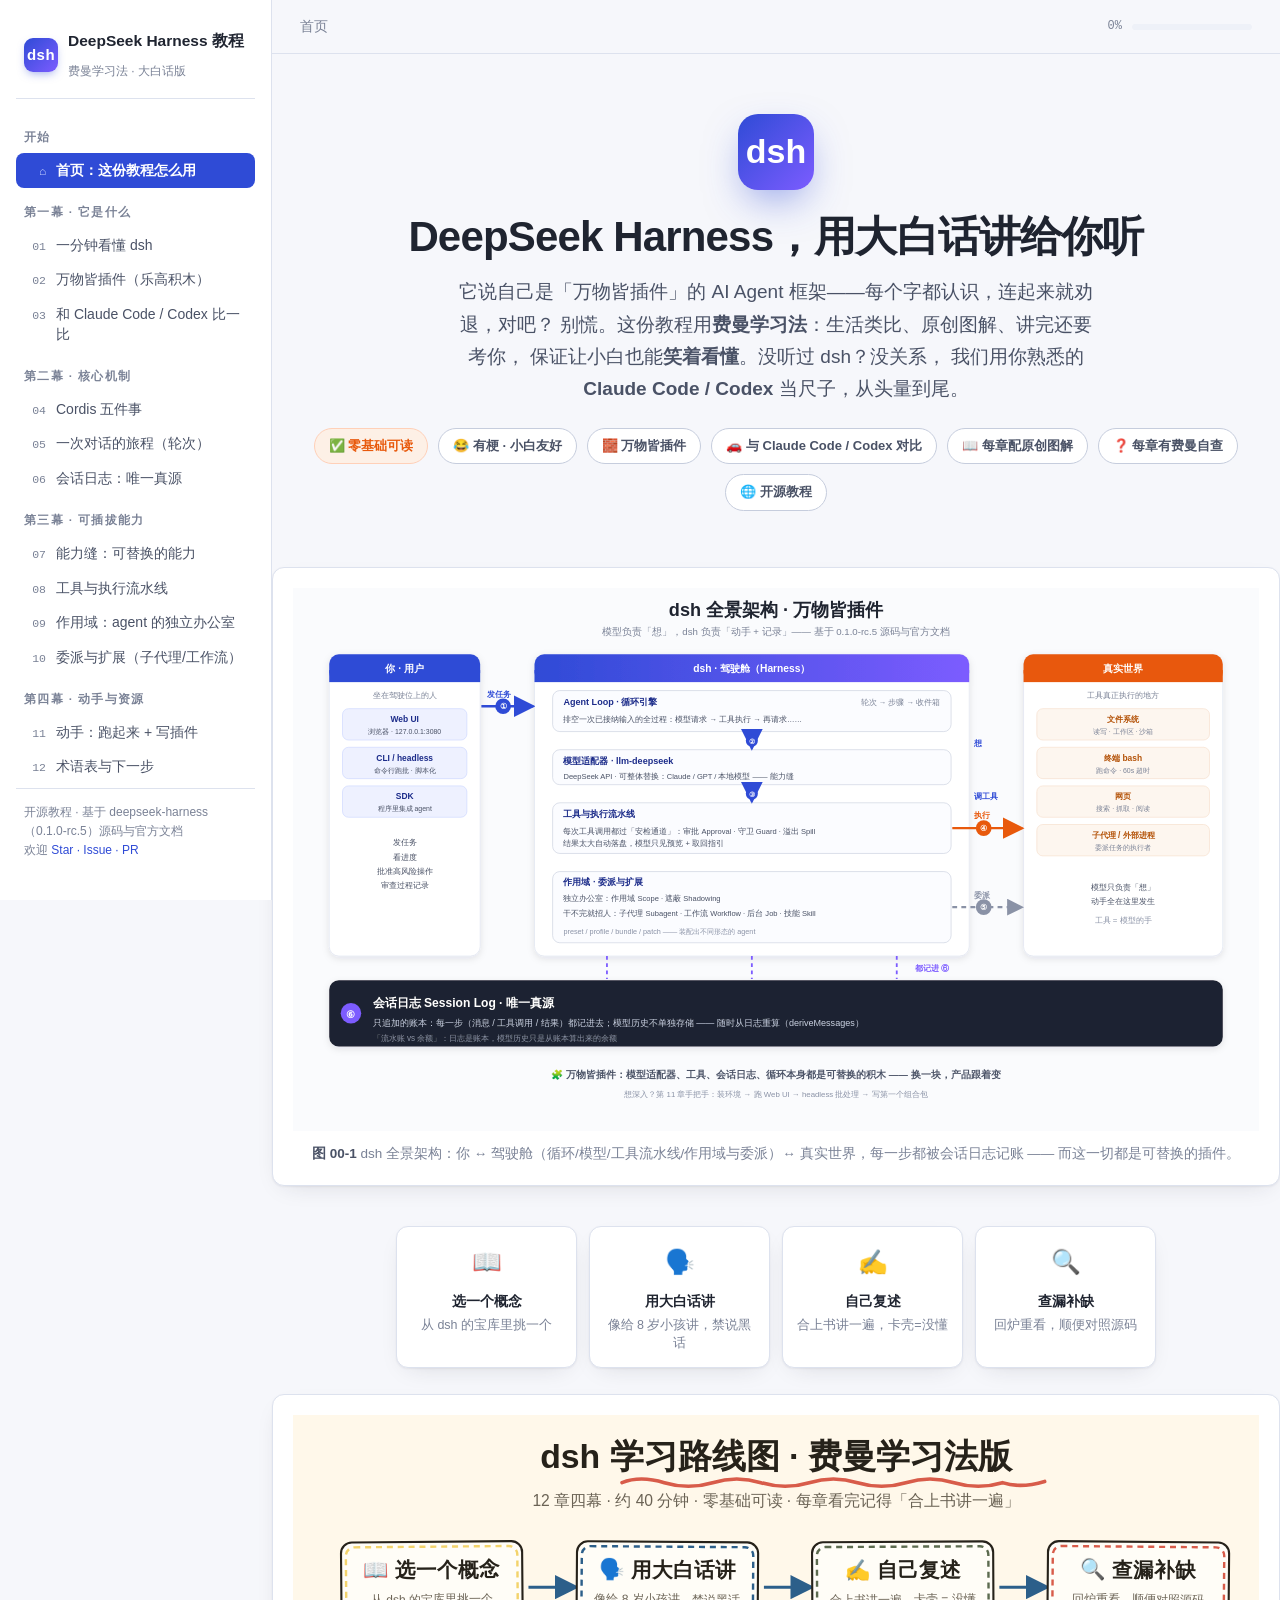
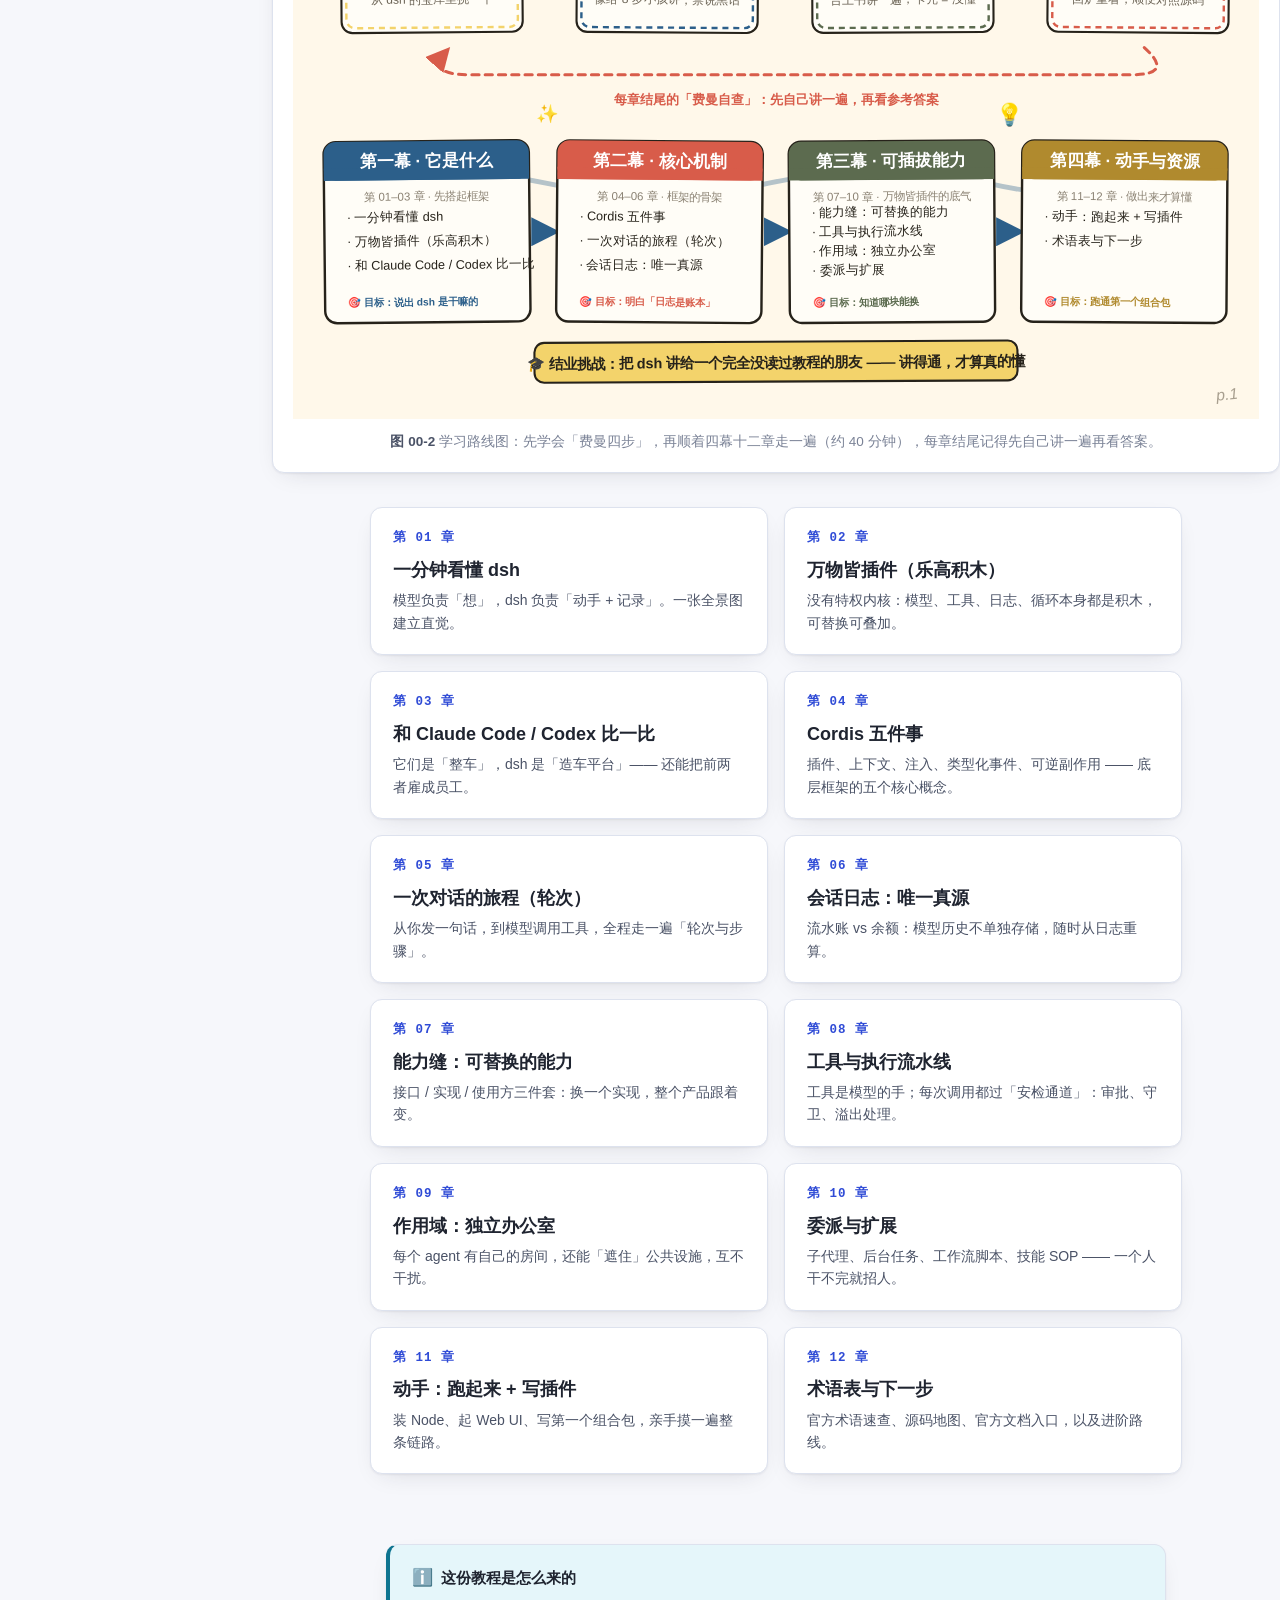
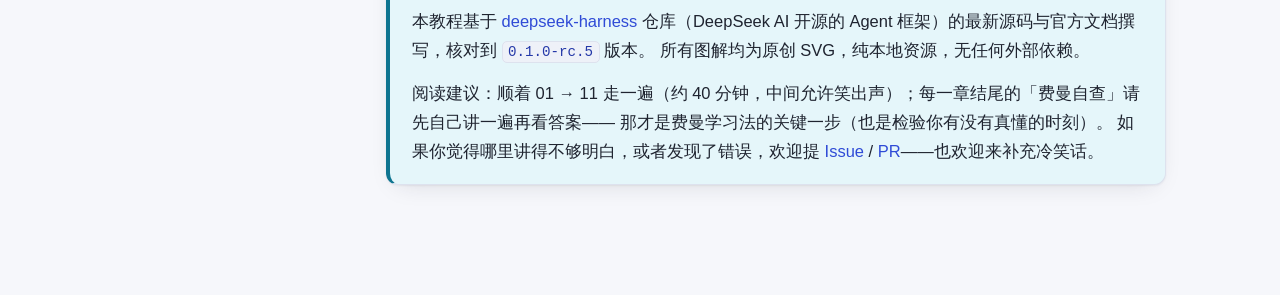
<file: index.html>
<!DOCTYPE html>
<html lang="zh-CN">
<head>
<meta charset="UTF-8">
<meta name="viewport" content="width=device-width, initial-scale=1.0">
<meta name="description" content="用费曼学习法讲清楚 DeepSeek Harness：万物皆插件的 AI Agent 框架。大白话 + 原创图解 + 与 Claude Code/Codex 对比 + 费曼自查。">
<meta property="og:title" content="DeepSeek Harness 通俗教程 · 费曼学习法解读">
<meta property="og:description" content="用费曼学习法讲清楚 DeepSeek Harness：万物皆插件的 AI Agent 框架。大白话 + 原创图解 + 与 Claude Code/Codex 对比 + 费曼自查。">
<meta property="og:type" content="website">
<meta property="og:url" content="https://Hubert-hwk.github.io/dsh-for-humans/">
<meta property="og:image" content="https://Hubert-hwk.github.io/dsh-for-humans/docs/screenshot-home.png">
<meta property="og:locale" content="zh_CN">
<title>DeepSeek Harness 通俗教程 · 费曼学习法解读</title>
<link rel="icon" href="data:image/svg+xml,%3Csvg xmlns='http://www.w3.org/2000/svg' viewBox='0 0 100 100'%3E%3Crect width='100' height='100' rx='22' fill='%232f4bd6'/%3E%3Ctext x='50' y='70' font-size='56' text-anchor='middle' fill='white' font-family='sans-serif' font-weight='bold'%3Edsh%3C/text%3E%3C/svg%3E">
<link rel="stylesheet" href="assets/css/style.css">
</head>
<body>

<div class="layout">

  <!-- 侧边栏 -->
  <aside class="sidebar" id="sidebar">
    <a class="brand" href="index.html">
      <span class="logo">dsh</span>
      <span>
        <span class="title">DeepSeek Harness 教程</span><br>
        <span class="subtitle">费曼学习法 · 大白话版</span>
      </span>
    </a>
    <nav class="nav">
      <div class="nav-label">开始</div>
      <a class="nav-link active" href="index.html"><span class="no">⌂</span><span>首页：这份教程怎么用</span></a>
      <div class="nav-label">第一幕 · 它是什么</div>
      <a class="nav-link" href="chapters/01-what-is-dsh.html"><span class="no">01</span><span>一分钟看懂 dsh</span></a>
      <a class="nav-link" href="chapters/02-plugins.html"><span class="no">02</span><span>万物皆插件（乐高积木）</span></a>
      <a class="nav-link" href="chapters/03-vs-claude-codex.html"><span class="no">03</span><span>和 Claude Code / Codex 比一比</span></a>
      <div class="nav-label">第二幕 · 核心机制</div>
      <a class="nav-link" href="chapters/04-cordis-five.html"><span class="no">04</span><span>Cordis 五件事</span></a>
      <a class="nav-link" href="chapters/05-turn.html"><span class="no">05</span><span>一次对话的旅程（轮次）</span></a>
      <a class="nav-link" href="chapters/06-session-log.html"><span class="no">06</span><span>会话日志：唯一真源</span></a>
      <div class="nav-label">第三幕 · 可插拔能力</div>
      <a class="nav-link" href="chapters/07-seam.html"><span class="no">07</span><span>能力缝：可替换的能力</span></a>
      <a class="nav-link" href="chapters/08-tools.html"><span class="no">08</span><span>工具与执行流水线</span></a>
      <a class="nav-link" href="chapters/09-scope.html"><span class="no">09</span><span>作用域：agent 的独立办公室</span></a>
      <a class="nav-link" href="chapters/10-delegation.html"><span class="no">10</span><span>委派与扩展（子代理/工作流）</span></a>
      <div class="nav-label">第四幕 · 动手与资源</div>
      <a class="nav-link" href="chapters/11-hands-on.html"><span class="no">11</span><span>动手：跑起来 + 写插件</span></a>
      <a class="nav-link" href="chapters/12-next.html"><span class="no">12</span><span>术语表与下一步</span></a>
    </nav>
    <div class="side-foot">
      开源教程 · 基于 deepseek-harness（0.1.0-rc.5）源码与官方文档<br>
      欢迎 <a href="https://github.com/Hubert-hwk/dsh-for-humans">Star · Issue · PR</a>
    </div>
  </aside>

  <!-- 主内容 -->
  <div class="main">
    <header class="topbar">
      <button class="menu-btn" id="menuBtn" aria-label="打开导航">☰</button>
      <div class="crumbs">首页</div>
      <div class="progress"><span id="progressText">0%</span><span class="bar"><i id="progressBar"></i></span></div>
    </header>

    <div class="hero">
      <div class="logo-big">dsh</div>
      <h1>DeepSeek Harness，用大白话讲给你听</h1>
      <p class="lede">
        它说自己是「万物皆插件」的 AI Agent 框架——每个字都认识，连起来就劝退，对吧？
        别慌。这份教程用<b>费曼学习法</b>：生活类比、原创图解、讲完还要考你，
        保证让小白也能<b>笑着看懂</b>。没听过 dsh？没关系，
        我们用你熟悉的 <b>Claude Code / Codex</b> 当尺子，从头量到尾。
      </p>
      <div class="tags">
        <span class="tag hot">✅ 零基础可读</span>
        <span class="tag">😂 有梗 · 小白友好</span>
        <span class="tag">🧱 万物皆插件</span>
        <span class="tag">🚗 与 Claude Code / Codex 对比</span>
        <span class="tag">📖 每章配原创图解</span>
        <span class="tag">❓ 每章有费曼自查</span>
        <span class="tag">🌐 开源教程</span>
      </div>
    </div>

    <!-- 全景架构图 -->
    <figure class="fig">
      <img src="assets/img/fig-arch.svg" alt="dsh 全景架构图：你、驾驶舱、真实世界与会话日志的关系">
      <figcaption><b>图 00-1</b> dsh 全景架构：你 ↔ 驾驶舱（循环/模型/工具流水线/作用域与委派）↔ 真实世界，每一步都被会话日志记账 —— 而这一切都是可替换的插件。</figcaption>
    </figure>

    <!-- 费曼学习法四步 -->
    <div class="method-strip">
      <div class="m"><div class="ic">📖</div><div class="t">选一个概念</div><div class="d">从 dsh 的宝库里挑一个</div></div>
      <div class="m"><div class="ic">🗣️</div><div class="t">用大白话讲</div><div class="d">像给 8 岁小孩讲，禁说黑话</div></div>
      <div class="m"><div class="ic">✍️</div><div class="t">自己复述</div><div class="d">合上书讲一遍，卡壳=没懂</div></div>
      <div class="m"><div class="ic">🔍</div><div class="t">查漏补缺</div><div class="d">回炉重看，顺便对照源码</div></div>
    </div>

    <!-- 学习路线图 -->
    <figure class="fig">
      <img src="assets/img/fig-roadmap.svg" alt="dsh 学习路线图：费曼四步 + 四幕十二章旅程">
      <figcaption><b>图 00-2</b> 学习路线图：先学会「费曼四步」，再顺着四幕十二章走一遍（约 40 分钟），每章结尾记得先自己讲一遍再看答案。</figcaption>
    </figure>

    <!-- 章节卡片 -->
    <div class="chapter-grid">
      <a class="chapter-card" href="chapters/01-what-is-dsh.html">
        <div class="cno">第 01 章</div>
        <h3>一分钟看懂 dsh</h3>
        <p>模型负责「想」，dsh 负责「动手 + 记录」。一张全景图建立直觉。</p>
      </a>
      <a class="chapter-card" href="chapters/02-plugins.html">
        <div class="cno">第 02 章</div>
        <h3>万物皆插件（乐高积木）</h3>
        <p>没有特权内核：模型、工具、日志、循环本身都是积木，可替换可叠加。</p>
      </a>
      <a class="chapter-card" href="chapters/03-vs-claude-codex.html">
        <div class="cno">第 03 章</div>
        <h3>和 Claude Code / Codex 比一比</h3>
        <p>它们是「整车」，dsh 是「造车平台」—— 还能把前两者雇成员工。</p>
      </a>
      <a class="chapter-card" href="chapters/04-cordis-five.html">
        <div class="cno">第 04 章</div>
        <h3>Cordis 五件事</h3>
        <p>插件、上下文、注入、类型化事件、可逆副作用 —— 底层框架的五个核心概念。</p>
      </a>
      <a class="chapter-card" href="chapters/05-turn.html">
        <div class="cno">第 05 章</div>
        <h3>一次对话的旅程（轮次）</h3>
        <p>从你发一句话，到模型调用工具，全程走一遍「轮次与步骤」。</p>
      </a>
      <a class="chapter-card" href="chapters/06-session-log.html">
        <div class="cno">第 06 章</div>
        <h3>会话日志：唯一真源</h3>
        <p>流水账 vs 余额：模型历史不单独存储，随时从日志重算。</p>
      </a>
      <a class="chapter-card" href="chapters/07-seam.html">
        <div class="cno">第 07 章</div>
        <h3>能力缝：可替换的能力</h3>
        <p>接口 / 实现 / 使用方三件套：换一个实现，整个产品跟着变。</p>
      </a>
      <a class="chapter-card" href="chapters/08-tools.html">
        <div class="cno">第 08 章</div>
        <h3>工具与执行流水线</h3>
        <p>工具是模型的手；每次调用都过「安检通道」：审批、守卫、溢出处理。</p>
      </a>
      <a class="chapter-card" href="chapters/09-scope.html">
        <div class="cno">第 09 章</div>
        <h3>作用域：独立办公室</h3>
        <p>每个 agent 有自己的房间，还能「遮住」公共设施，互不干扰。</p>
      </a>
      <a class="chapter-card" href="chapters/10-delegation.html">
        <div class="cno">第 10 章</div>
        <h3>委派与扩展</h3>
        <p>子代理、后台任务、工作流脚本、技能 SOP —— 一个人干不完就招人。</p>
      </a>
      <a class="chapter-card" href="chapters/11-hands-on.html">
        <div class="cno">第 11 章</div>
        <h3>动手：跑起来 + 写插件</h3>
        <p>装 Node、起 Web UI、写第一个组合包，亲手摸一遍整条链路。</p>
      </a>
      <a class="chapter-card" href="chapters/12-next.html">
        <div class="cno">第 12 章</div>
        <h3>术语表与下一步</h3>
        <p>官方术语速查、源码地图、官方文档入口，以及进阶路线。</p>
      </a>
    </div>

    <article class="content" style="padding-top:10px">
      <div class="card notebox">
        <div class="card-title"><span class="ic">ℹ️</span>这份教程是怎么来的</div>
        <p>
          本教程基于 <a href="https://github.com/deepseek-ai/deepseek-harness">deepseek-harness</a>
          仓库（DeepSeek AI 开源的 Agent 框架）的最新源码与官方文档撰写，核对到 <code>0.1.0-rc.5</code> 版本。
          所有图解均为原创 SVG，纯本地资源，无任何外部依赖。
        </p>
        <p style="margin-bottom:0">
          阅读建议：顺着 01 → 11 走一遍（约 40 分钟，中间允许笑出声）；每一章结尾的「费曼自查」请先自己讲一遍再看答案——
          那才是费曼学习法的关键一步（也是检验你有没有真懂的时刻）。
          如果你觉得哪里讲得不够明白，或者发现了错误，欢迎提
          <a href="https://github.com/Hubert-hwk/dsh-for-humans/issues">Issue</a> /
          <a href="https://github.com/Hubert-hwk/dsh-for-humans/pulls">PR</a>——也欢迎来补充冷笑话。
        </p>
      </div>
    </article>

  </div>
</div>

<script src="assets/js/main.js"></script>
</body>
</html>
</file>
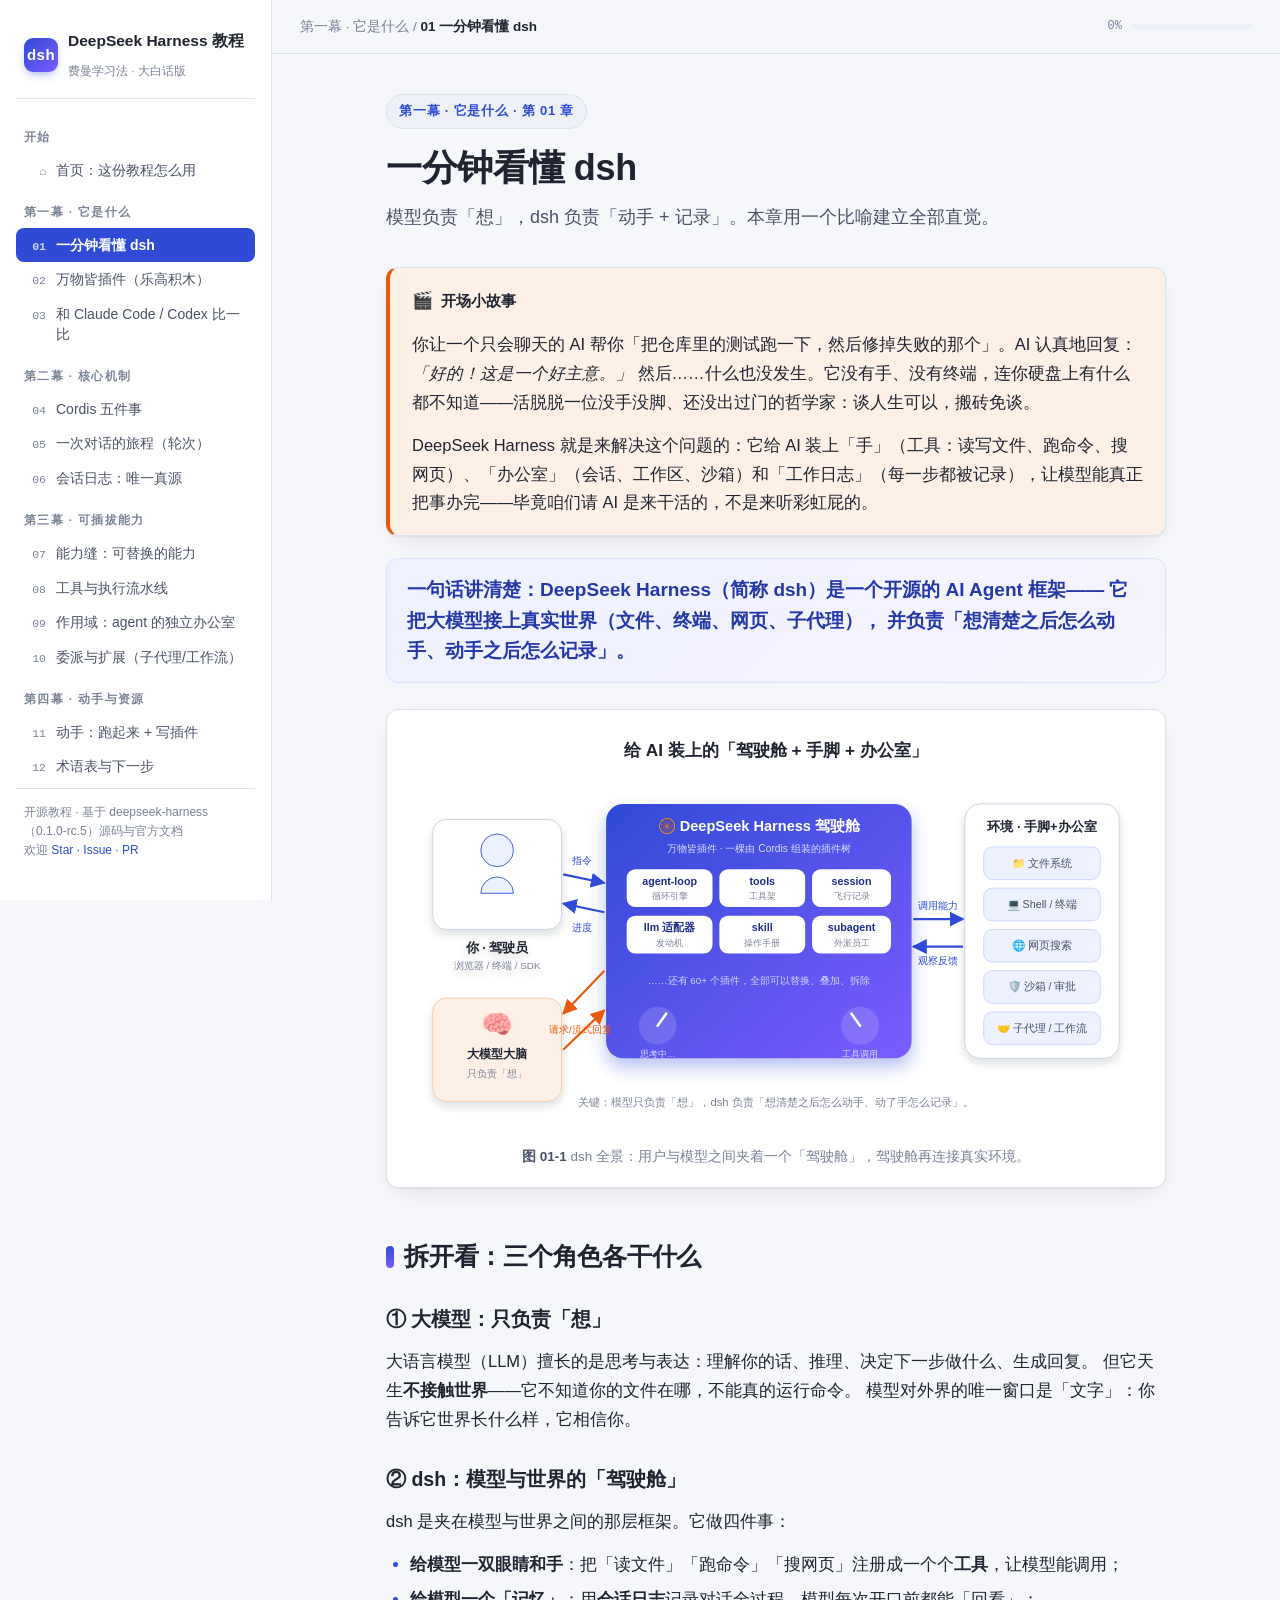
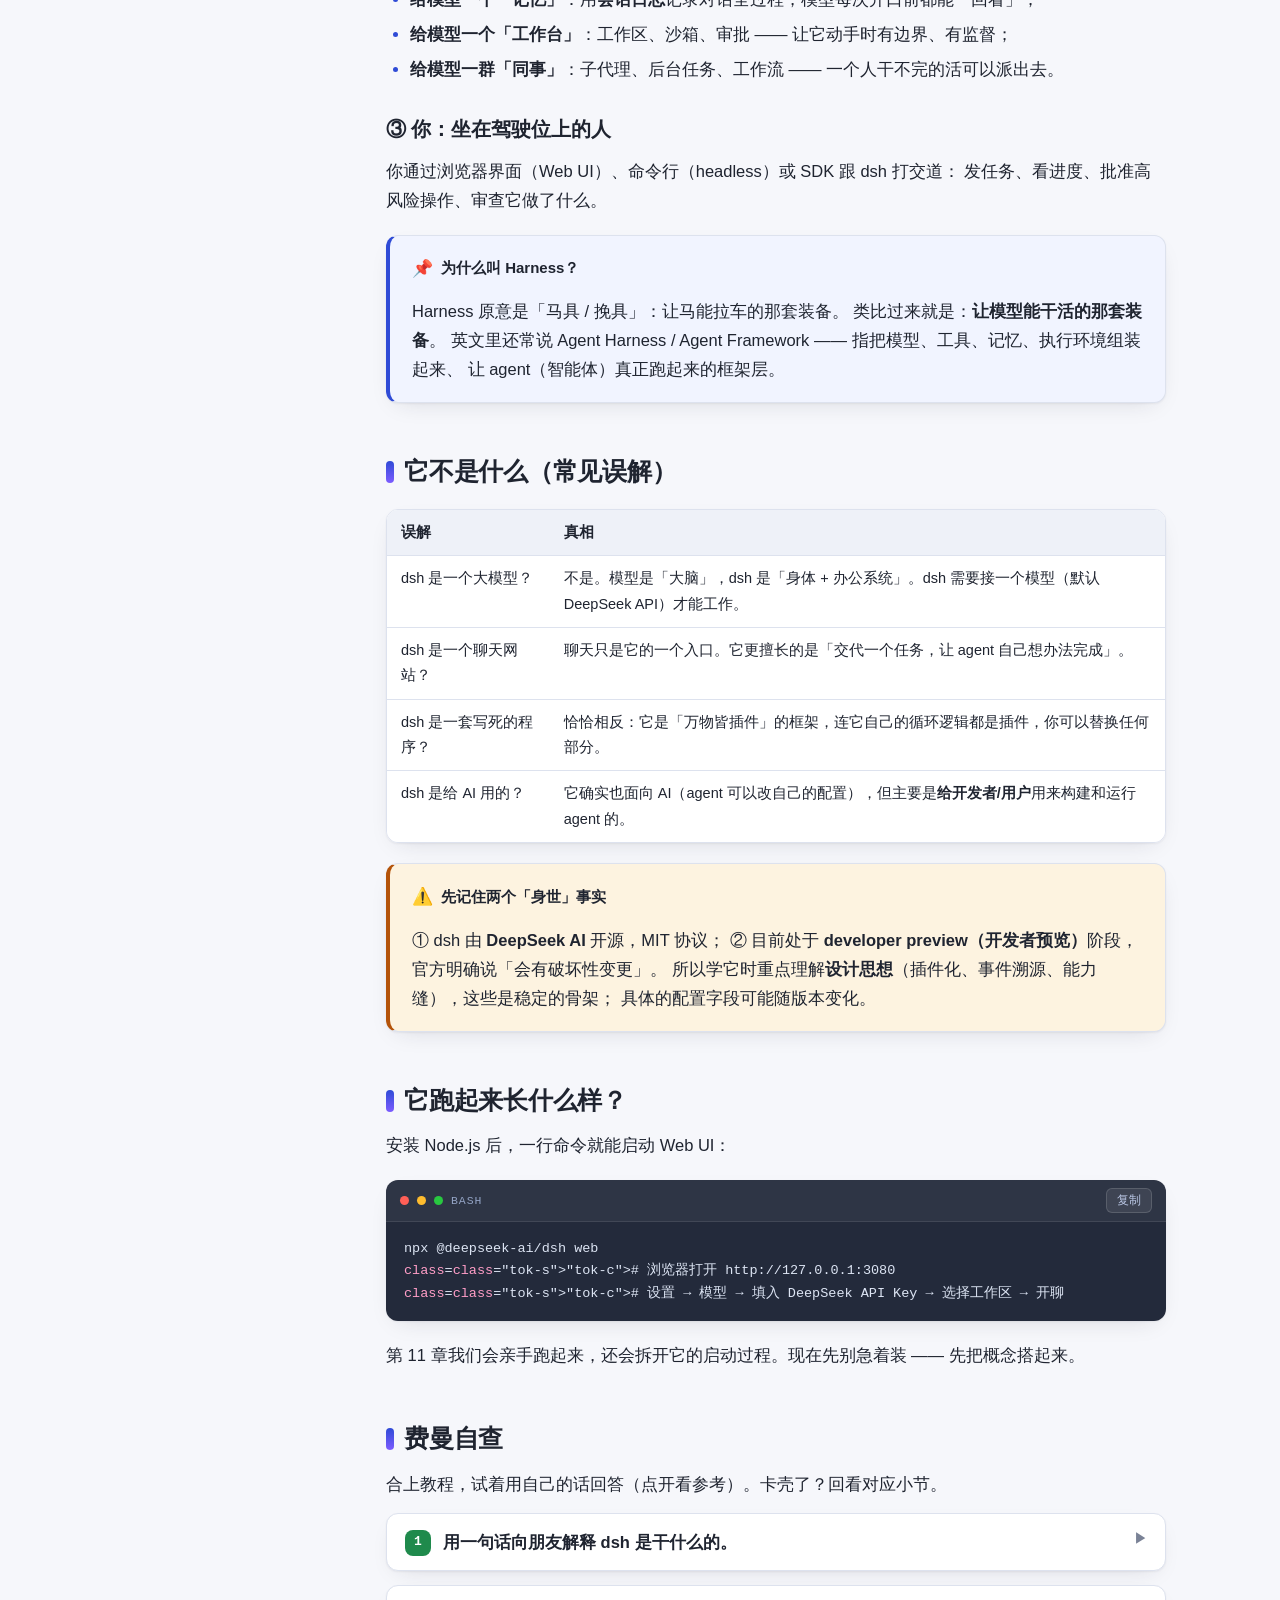
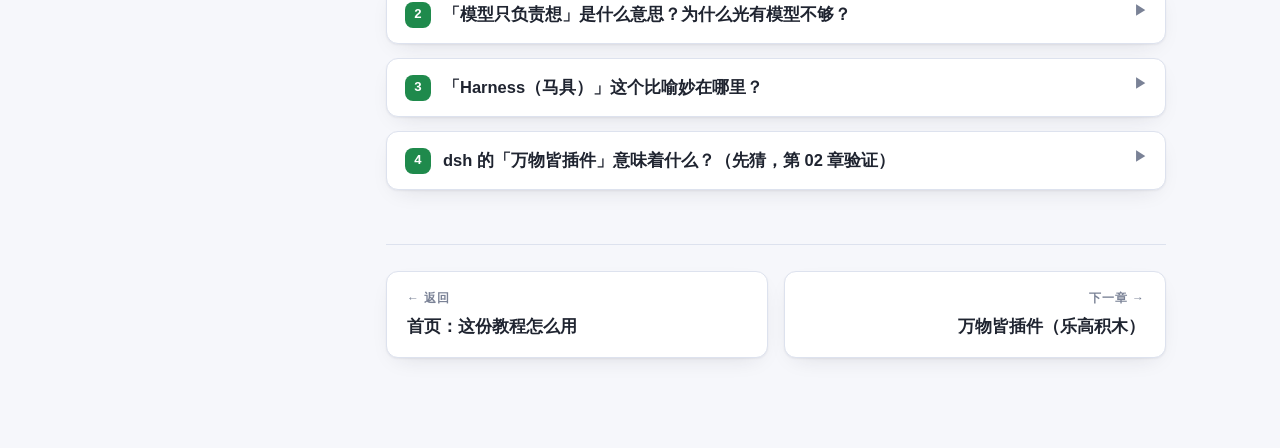
<file: chapters/01-what-is-dsh.html>
<!DOCTYPE html>
<html lang="zh-CN">
<head>
<meta charset="UTF-8">
<meta name="viewport" content="width=device-width, initial-scale=1.0">
<meta name="description" content="一分钟看懂 DeepSeek Harness：模型负责想，它负责动手和记录。">
<title>01 一分钟看懂 dsh · DeepSeek Harness 通俗教程</title>
<link rel="icon" href="../assets/img/favicon.svg"><link rel="stylesheet" href="../assets/css/style.css">
</head>
<body>

<div class="layout">

  <aside class="sidebar" id="sidebar">
    <a class="brand" href="../index.html">
      <span class="logo">dsh</span>
      <span>
        <span class="title">DeepSeek Harness 教程</span><br>
        <span class="subtitle">费曼学习法 · 大白话版</span>
      </span>
    </a>
            <nav class="nav">
      <div class="nav-label">开始</div>
      <a class="nav-link" href="../index.html"><span class="no">⌂</span><span>首页：这份教程怎么用</span></a>
      <div class="nav-label">第一幕 · 它是什么</div>
      <a class="nav-link active" href="01-what-is-dsh.html"><span class="no">01</span><span>一分钟看懂 dsh</span></a>
      <a class="nav-link" href="02-plugins.html"><span class="no">02</span><span>万物皆插件（乐高积木）</span></a>
      <a class="nav-link" href="03-vs-claude-codex.html"><span class="no">03</span><span>和 Claude Code / Codex 比一比</span></a>
      <div class="nav-label">第二幕 · 核心机制</div>
      <a class="nav-link" href="04-cordis-five.html"><span class="no">04</span><span>Cordis 五件事</span></a>
      <a class="nav-link" href="05-turn.html"><span class="no">05</span><span>一次对话的旅程（轮次）</span></a>
      <a class="nav-link" href="06-session-log.html"><span class="no">06</span><span>会话日志：唯一真源</span></a>
      <div class="nav-label">第三幕 · 可插拔能力</div>
      <a class="nav-link" href="07-seam.html"><span class="no">07</span><span>能力缝：可替换的能力</span></a>
      <a class="nav-link" href="08-tools.html"><span class="no">08</span><span>工具与执行流水线</span></a>
      <a class="nav-link" href="09-scope.html"><span class="no">09</span><span>作用域：agent 的独立办公室</span></a>
      <a class="nav-link" href="10-delegation.html"><span class="no">10</span><span>委派与扩展（子代理/工作流）</span></a>
      <div class="nav-label">第四幕 · 动手与资源</div>
      <a class="nav-link" href="11-hands-on.html"><span class="no">11</span><span>动手：跑起来 + 写插件</span></a>
      <a class="nav-link" href="12-next.html"><span class="no">12</span><span>术语表与下一步</span></a>
    </nav>
    <div class="side-foot">
      开源教程 · 基于 deepseek-harness（0.1.0-rc.5）源码与官方文档<br>
      欢迎 <a href="https://github.com/Hubert-hwk/dsh-for-humans">Star · Issue · PR</a>
    </div>
  </aside>

  <div class="main">
    <header class="topbar">
      <button class="menu-btn" id="menuBtn" aria-label="打开导航">☰</button>
            <div class="crumbs">第一幕 · 它是什么 / <b>01 一分钟看懂 dsh</b></div>
      <div class="progress"><span id="progressText">0%</span><span class="bar"><i id="progressBar"></i></span></div>
    </header>

    <article class="content">

      <div class="ch-head">
        <div class="kicker">第一幕 · 它是什么 · 第 01 章</div>
        <h1>一分钟看懂 dsh</h1>
        <p class="lede">模型负责「想」，dsh 负责「动手 + 记录」。本章用一个比喻建立全部直觉。</p>
      </div>


      <div class="card analogy">
        <div class="card-title"><span class="ic">🎬</span>开场小故事</div>
                <p>
          你让一个只会聊天的 AI 帮你「把仓库里的测试跑一下，然后修掉失败的那个」。AI 认真地回复：<i>「好的！这是一个好主意。」</i> 然后……什么也没发生。它没有手、没有终端，连你硬盘上有什么都不知道——活脱脱一位没手没脚、还没出过门的哲学家：谈人生可以，搬砖免谈。
        </p>
        <p style="margin-bottom:0">
          DeepSeek Harness 就是来解决这个问题的：它给 AI 装上「手」（工具：读写文件、跑命令、搜网页）、「办公室」（会话、工作区、沙箱）和「工作日志」（每一步都被记录），让模型能真正把事办完——毕竟咱们请 AI 是来干活的，不是来听彩虹屁的。
        </p>

      </div>

      <div class="oneliner">
        一句话讲清楚：<b>DeepSeek Harness（简称 dsh）是一个开源的 AI Agent 框架</b>——
        它把大模型接上真实世界（文件、终端、网页、子代理），
        并负责「想清楚之后怎么动手、动手之后怎么记录」。
      </div>

      <figure class="fig">
        <img src="../assets/img/fig-hero.svg" alt="dsh 全景图：用户、模型、驾驶舱与环境的关系">
        <figcaption><b>图 01-1</b> dsh 全景：用户与模型之间夹着一个「驾驶舱」，驾驶舱再连接真实环境。</figcaption>
      </figure>

      <h2>拆开看：三个角色各干什么</h2>

      <h3>① 大模型：只负责「想」</h3>
      <p>
        大语言模型（LLM）擅长的是思考与表达：理解你的话、推理、决定下一步做什么、生成回复。
        但它天生<b>不接触世界</b>——它不知道你的文件在哪，不能真的运行命令。
        模型对外界的唯一窗口是「文字」：你告诉它世界长什么样，它相信你。
      </p>

      <h3>② dsh：模型与世界的「驾驶舱」</h3>
      <p>
        dsh 是夹在模型与世界之间的那层框架。它做四件事：
      </p>
      <ul>
        <li><b>给模型一双眼睛和手</b>：把「读文件」「跑命令」「搜网页」注册成一个个<b>工具</b>，让模型能调用；</li>
        <li><b>给模型一个「记忆」</b>：用<b>会话日志</b>记录对话全过程，模型每次开口前都能「回看」；</li>
        <li><b>给模型一个「工作台」</b>：工作区、沙箱、审批 —— 让它动手时有边界、有监督；</li>
        <li><b>给模型一群「同事」</b>：子代理、后台任务、工作流 —— 一个人干不完的活可以派出去。</li>
      </ul>

      <h3>③ 你：坐在驾驶位上的人</h3>
      <p>
        你通过浏览器界面（Web UI）、命令行（headless）或 SDK 跟 dsh 打交道：
        发任务、看进度、批准高风险操作、审查它做了什么。
      </p>

      <div class="card termbox">
        <div class="card-title"><span class="ic">📌</span>为什么叫 Harness？</div>
        <p style="margin-bottom:0">
          Harness 原意是「马具 / 挽具」：让马能拉车的那套装备。
          类比过来就是：<b>让模型能干活的那套装备</b>。
          英文里还常说 Agent Harness / Agent Framework —— 指把模型、工具、记忆、执行环境组装起来、
          让 agent（智能体）真正跑起来的框架层。
        </p>
      </div>

      <h2>它不是什么（常见误解）</h2>
      <div class="table-wrap">
        <table>
          <thead><tr><th>误解</th><th>真相</th></tr></thead>
          <tbody>
            <tr><td>dsh 是一个大模型？</td><td>不是。模型是「大脑」，dsh 是「身体 + 办公系统」。dsh 需要接一个模型（默认 DeepSeek API）才能工作。</td></tr>
            <tr><td>dsh 是一个聊天网站？</td><td>聊天只是它的一个入口。它更擅长的是「交代一个任务，让 agent 自己想办法完成」。</td></tr>
            <tr><td>dsh 是一套写死的程序？</td><td>恰恰相反：它是「万物皆插件」的框架，连它自己的循环逻辑都是插件，你可以替换任何部分。</td></tr>
            <tr><td>dsh 是给 AI 用的？</td><td>它确实也面向 AI（agent 可以改自己的配置），但主要是<b>给开发者/用户</b>用来构建和运行 agent 的。</td></tr>
          </tbody>
        </table>
      </div>

      <div class="card warnbox">
        <div class="card-title"><span class="ic">⚠️</span>先记住两个「身世」事实</div>
        <p style="margin-bottom:0">
          ① dsh 由 <b>DeepSeek AI</b> 开源，MIT 协议；
          ② 目前处于 <b>developer preview（开发者预览）</b>阶段，官方明确说「会有破坏性变更」。
          所以学它时重点理解<b>设计思想</b>（插件化、事件溯源、能力缝），这些是稳定的骨架；
          具体的配置字段可能随版本变化。
        </p>
      </div>

      <h2>它跑起来长什么样？</h2>
      <p>
        安装 Node.js 后，一行命令就能启动 Web UI：
      </p>
      <div class="codeblock">
        <div class="cb-head"><span class="cb-dot"></span><span class="cb-dot"></span><span class="cb-dot"></span><span class="cb-lang">bash</span><button class="cb-copy">复制</button></div>
        <pre><code>npx @deepseek-ai/dsh web
# 浏览器打开 http://127.0.0.1:3080
# 设置 → 模型 → 填入 DeepSeek API Key → 选择工作区 → 开聊</code></pre>
      </div>
      <p>
        第 11 章我们会亲手跑起来，还会拆开它的启动过程。现在先别急着装 —— 先把概念搭起来。
      </p>

      <h2>费曼自查</h2>
      <p>合上教程，试着用自己的话回答（点开看参考）。卡壳了？回看对应小节。</p>

      <div class="quiz-item">
        <div class="q"><span class="qn">1</span><span>用一句话向朋友解释 dsh 是干什么的。</span><span class="q-arrow">▶</span></div>
        <div class="a">参考：dsh 是一个 AI Agent 框架 —— 它把大模型接上文件、终端、网页等真实世界，并负责让 agent 动手干活、记录过程。</div>
      </div>
      <div class="quiz-item">
        <div class="q"><span class="qn">2</span><span>「模型只负责想」是什么意思？为什么光有模型不够？</span><span class="q-arrow">▶</span></div>
        <div class="a">参考：模型只能处理文字，不接触真实世界。它不知道你的文件在哪、不能真的运行命令，所以需要框架给它工具（手）、记忆（日志）和边界（沙箱/审批）才能真正完成任务。</div>
      </div>
      <div class="quiz-item">
        <div class="q"><span class="qn">3</span><span>「Harness（马具）」这个比喻妙在哪里？</span><span class="q-arrow">▶</span></div>
        <div class="a">参考：马具让马能拉车 —— 模型天生不会「干活」，harness 是让它能承担实际工作的那套装备。框架本身不是大脑，而是大脑与外界的连接装置。</div>
      </div>
      <div class="quiz-item">
        <div class="q"><span class="qn">4</span><span>dsh 的「万物皆插件」意味着什么？（先猜，第 02 章验证）</span><span class="q-arrow">▶</span></div>
        <div class="a">参考：意味着没有写死的特权内核 —— 模型适配器、工具、会话日志、循环本身都是可替换的积木，你可以换掉任何一块而不需要改框架。</div>
      </div>

      <nav class="ch-nav">
        <a href="../index.html"><div class="dir">← 返回</div><div class="ttl">首页：这份教程怎么用</div></a>
        <a class="next" href="02-plugins.html"><div class="dir">下一章 →</div><div class="ttl">万物皆插件（乐高积木）</div></a>
      </nav>

    </article>
  </div>
</div>

<script src="../assets/js/main.js"></script>
</body>
</html>
</file>
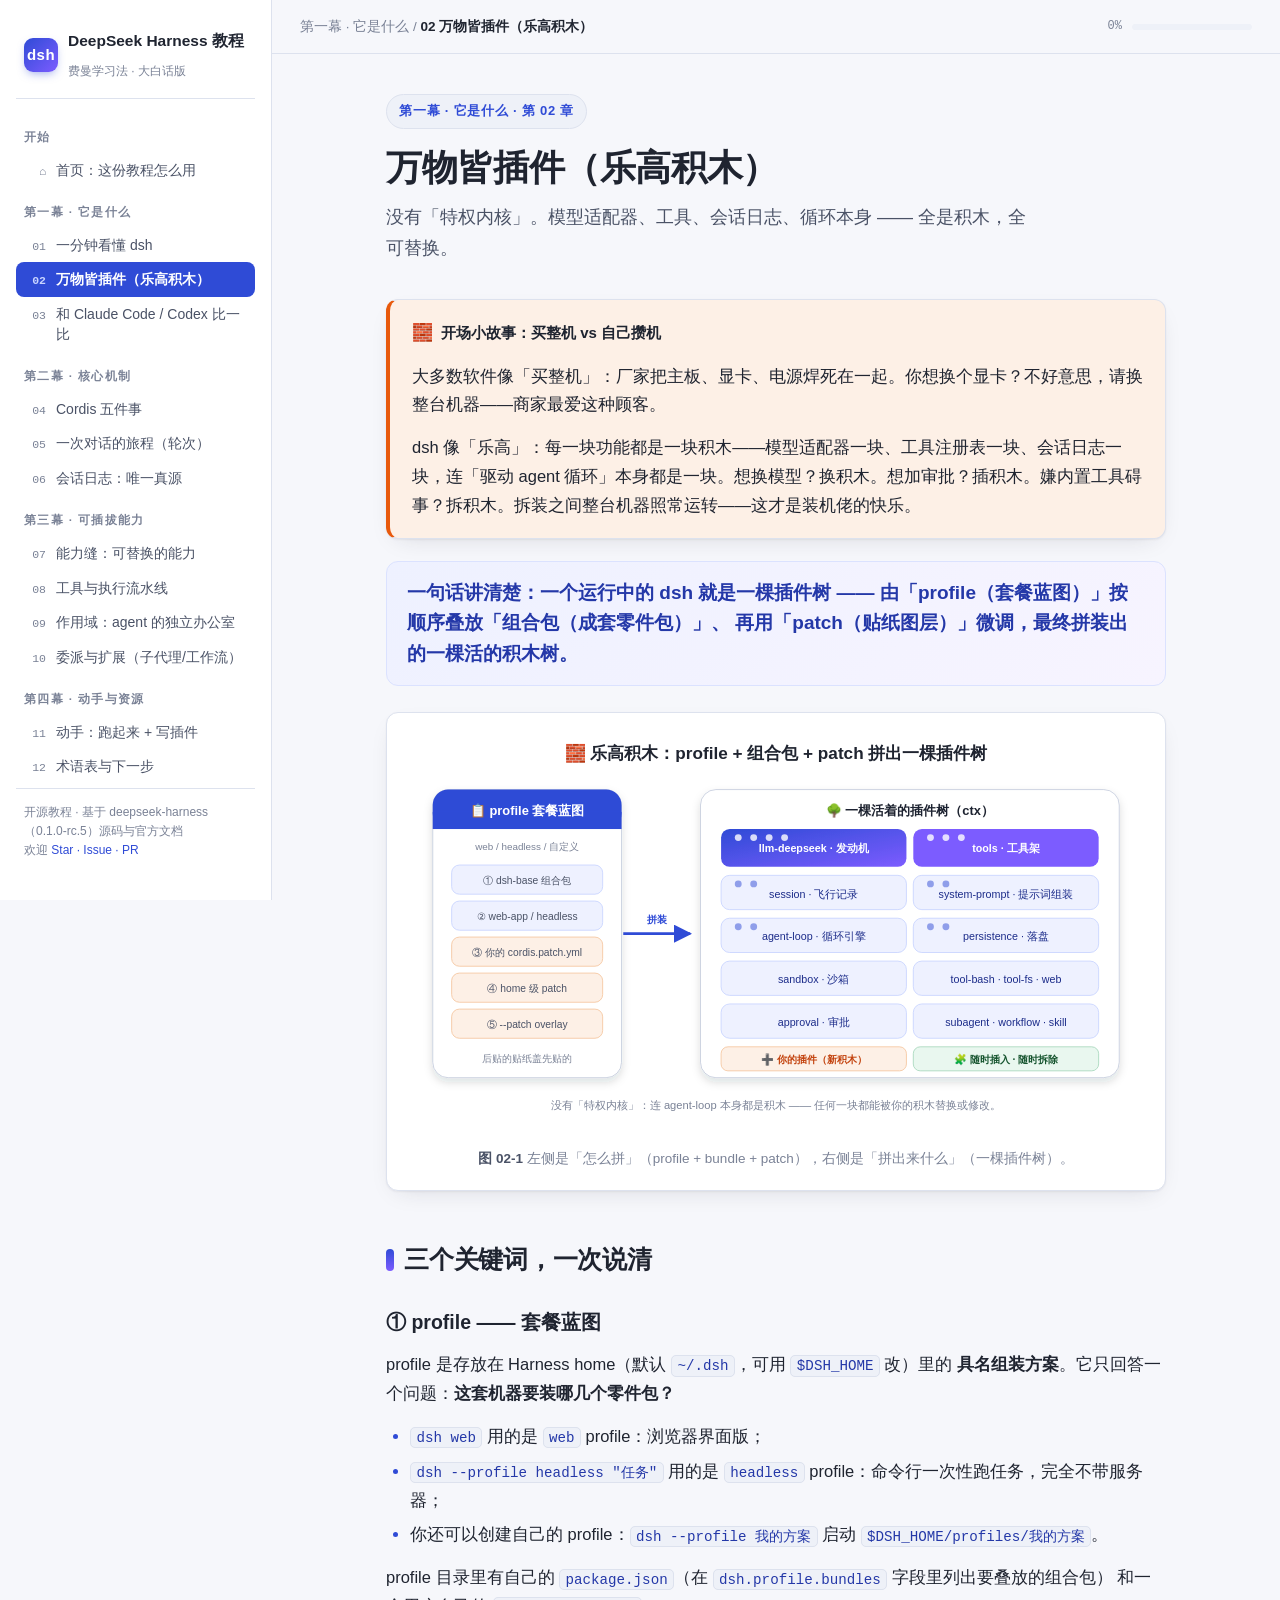
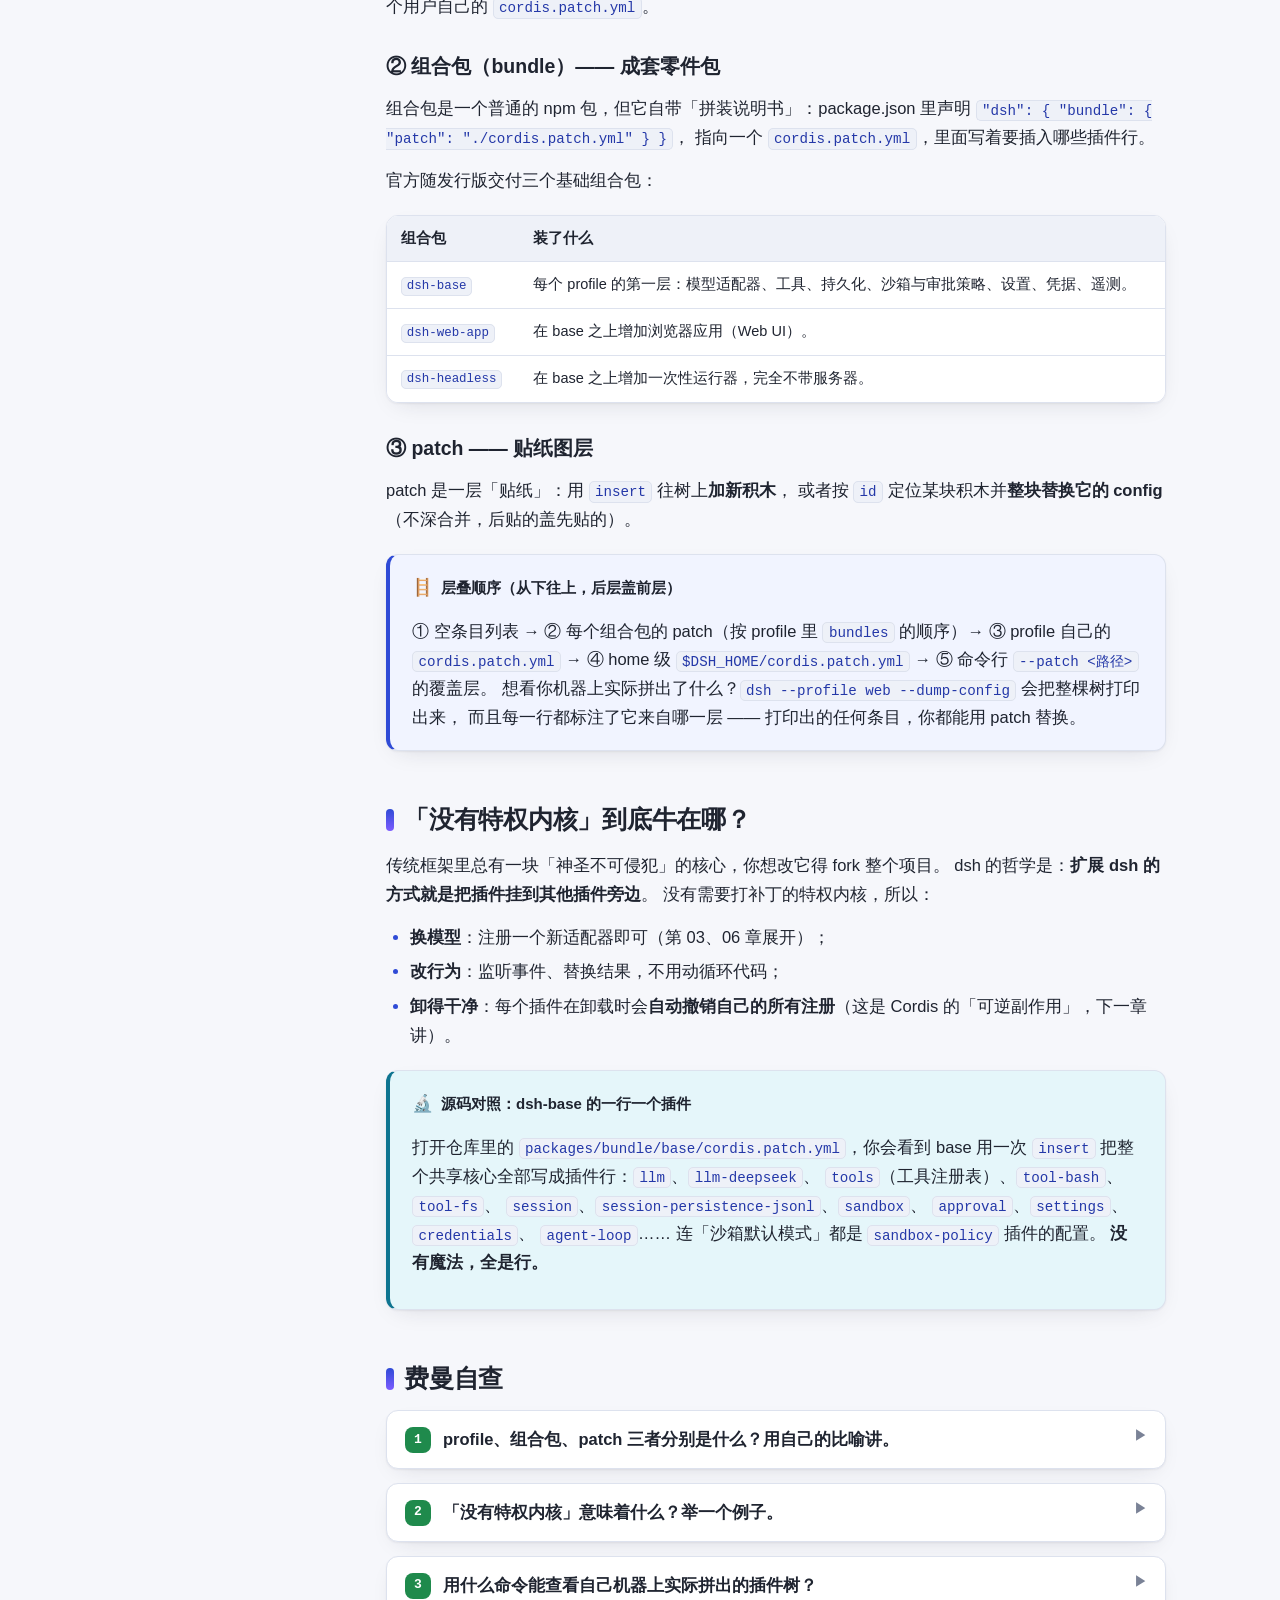
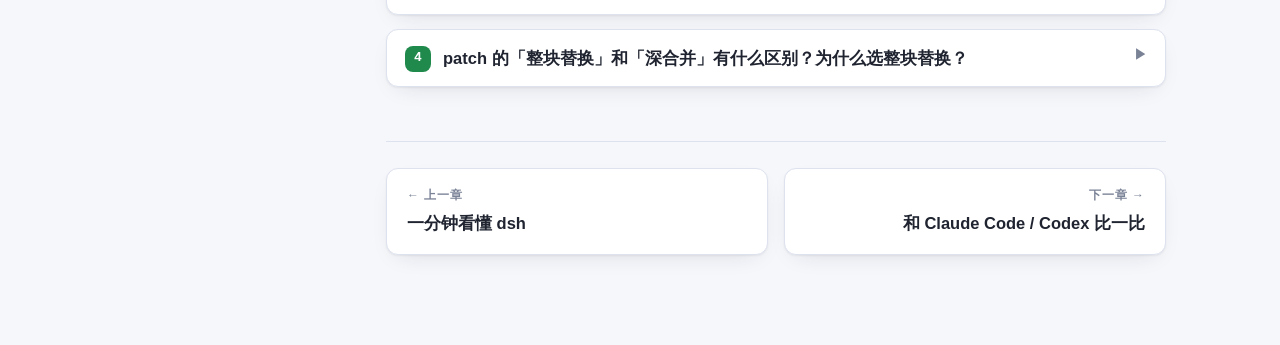
<file: chapters/02-plugins.html>
<!DOCTYPE html>
<html lang="zh-CN">
<head>
<meta charset="UTF-8">
<meta name="viewport" content="width=device-width, initial-scale=1.0">
<meta name="description" content="万物皆插件：用乐高积木理解 DeepSeek Harness 的 profile、组合包与 patch。">
<title>02 万物皆插件（乐高积木） · DeepSeek Harness 通俗教程</title>
<link rel="icon" href="../assets/img/favicon.svg">
<link rel="stylesheet" href="../assets/css/style.css">
</head>
<body>

<div class="layout">

  <aside class="sidebar" id="sidebar">
    <a class="brand" href="../index.html">
      <span class="logo">dsh</span>
      <span>
        <span class="title">DeepSeek Harness 教程</span><br>
        <span class="subtitle">费曼学习法 · 大白话版</span>
      </span>
    </a>
            <nav class="nav">
      <div class="nav-label">开始</div>
      <a class="nav-link" href="../index.html"><span class="no">⌂</span><span>首页：这份教程怎么用</span></a>
      <div class="nav-label">第一幕 · 它是什么</div>
      <a class="nav-link" href="01-what-is-dsh.html"><span class="no">01</span><span>一分钟看懂 dsh</span></a>
      <a class="nav-link active" href="02-plugins.html"><span class="no">02</span><span>万物皆插件（乐高积木）</span></a>
      <a class="nav-link" href="03-vs-claude-codex.html"><span class="no">03</span><span>和 Claude Code / Codex 比一比</span></a>
      <div class="nav-label">第二幕 · 核心机制</div>
      <a class="nav-link" href="04-cordis-five.html"><span class="no">04</span><span>Cordis 五件事</span></a>
      <a class="nav-link" href="05-turn.html"><span class="no">05</span><span>一次对话的旅程（轮次）</span></a>
      <a class="nav-link" href="06-session-log.html"><span class="no">06</span><span>会话日志：唯一真源</span></a>
      <div class="nav-label">第三幕 · 可插拔能力</div>
      <a class="nav-link" href="07-seam.html"><span class="no">07</span><span>能力缝：可替换的能力</span></a>
      <a class="nav-link" href="08-tools.html"><span class="no">08</span><span>工具与执行流水线</span></a>
      <a class="nav-link" href="09-scope.html"><span class="no">09</span><span>作用域：agent 的独立办公室</span></a>
      <a class="nav-link" href="10-delegation.html"><span class="no">10</span><span>委派与扩展（子代理/工作流）</span></a>
      <div class="nav-label">第四幕 · 动手与资源</div>
      <a class="nav-link" href="11-hands-on.html"><span class="no">11</span><span>动手：跑起来 + 写插件</span></a>
      <a class="nav-link" href="12-next.html"><span class="no">12</span><span>术语表与下一步</span></a>
    </nav>
    <div class="side-foot">
      开源教程 · 基于 deepseek-harness（0.1.0-rc.5）源码与官方文档<br>
      欢迎 <a href="https://github.com/Hubert-hwk/dsh-for-humans">Star · Issue · PR</a>
    </div>
  </aside>

  <div class="main">
    <header class="topbar">
      <button class="menu-btn" id="menuBtn" aria-label="打开导航">☰</button>
            <div class="crumbs">第一幕 · 它是什么 / <b>02 万物皆插件（乐高积木）</b></div>
      <div class="progress"><span id="progressText">0%</span><span class="bar"><i id="progressBar"></i></span></div>
    </header>

    <article class="content">

      <div class="ch-head">
        <div class="kicker">第一幕 · 它是什么 · 第 02 章</div>
        <h1>万物皆插件（乐高积木）</h1>
        <p class="lede">没有「特权内核」。模型适配器、工具、会话日志、循环本身 —— 全是积木，全可替换。</p>
      </div>


      <div class="card analogy">
        <div class="card-title"><span class="ic">🧱</span>开场小故事：买整机 vs 自己攒机</div>
                <p>
          大多数软件像「买整机」：厂家把主板、显卡、电源焊死在一起。你想换个显卡？不好意思，请换整台机器——商家最爱这种顾客。
        </p>
        <p style="margin-bottom:0">
          dsh 像「乐高」：每一块功能都是一块积木——模型适配器一块、工具注册表一块、会话日志一块，连「驱动 agent 循环」本身都是一块。想换模型？换积木。想加审批？插积木。嫌内置工具碍事？拆积木。拆装之间整台机器照常运转——这才是装机佬的快乐。
        </p>

      </div>

      <div class="oneliner">
        一句话讲清楚：<b>一个运行中的 dsh 就是一棵插件树</b> ——
        由「profile（套餐蓝图）」按顺序叠放「组合包（成套零件包）」、
        再用「patch（贴纸图层）」微调，最终拼装出的一棵活的积木树。
      </div>

      <figure class="fig">
        <img src="../assets/img/fig-plugin-tree.svg" alt="插件树：profile 叠加组合包与补丁，拼装成插件树">
        <figcaption><b>图 02-1</b> 左侧是「怎么拼」（profile + bundle + patch），右侧是「拼出来什么」（一棵插件树）。</figcaption>
      </figure>

      <h2>三个关键词，一次说清</h2>

      <h3>① profile —— 套餐蓝图</h3>
      <p>
        profile 是存放在 Harness home（默认 <code>~/.dsh</code>，可用 <code>$DSH_HOME</code> 改）里的
        <b>具名组装方案</b>。它只回答一个问题：<b>这套机器要装哪几个零件包？</b>
      </p>
      <ul>
        <li><code>dsh web</code> 用的是 <code>web</code> profile：浏览器界面版；</li>
        <li><code>dsh --profile headless "任务"</code> 用的是 <code>headless</code> profile：命令行一次性跑任务，完全不带服务器；</li>
        <li>你还可以创建自己的 profile：<code>dsh --profile 我的方案</code> 启动 <code>$DSH_HOME/profiles/我的方案</code>。</li>
      </ul>
      <p>
        profile 目录里有自己的 <code>package.json</code>（在 <code>dsh.profile.bundles</code> 字段里列出要叠放的组合包）
        和一个用户自己的 <code>cordis.patch.yml</code>。
      </p>

      <h3>② 组合包（bundle）—— 成套零件包</h3>
      <p>
        组合包是一个普通的 npm 包，但它自带「拼装说明书」：package.json 里声明
        <code>"dsh": { "bundle": { "patch": "./cordis.patch.yml" } }</code>，
        指向一个 <code>cordis.patch.yml</code>，里面写着要插入哪些插件行。
      </p>
      <p>
        官方随发行版交付三个基础组合包：
      </p>
      <div class="table-wrap">
        <table>
          <thead><tr><th>组合包</th><th>装了什么</th></tr></thead>
          <tbody>
            <tr><td><code>dsh-base</code></td><td>每个 profile 的第一层：模型适配器、工具、持久化、沙箱与审批策略、设置、凭据、遥测。</td></tr>
            <tr><td><code>dsh-web-app</code></td><td>在 base 之上增加浏览器应用（Web UI）。</td></tr>
            <tr><td><code>dsh-headless</code></td><td>在 base 之上增加一次性运行器，完全不带服务器。</td></tr>
          </tbody>
        </table>
      </div>

      <h3>③ patch —— 贴纸图层</h3>
      <p>
        patch 是一层「贴纸」：用 <code>insert</code> 往树上<b>加新积木</b>，
        或者按 <code>id</code> 定位某块积木并<b>整块替换它的 config</b>（不深合并，后贴的盖先贴的）。
      </p>

      <div class="card termbox">
        <div class="card-title"><span class="ic">🪜</span>层叠顺序（从下往上，后层盖前层）</div>
        <p style="margin-bottom:0">
          ① 空条目列表 → ② 每个组合包的 patch（按 profile 里 <code>bundles</code> 的顺序）→
          ③ profile 自己的 <code>cordis.patch.yml</code> → ④ home 级 <code>$DSH_HOME/cordis.patch.yml</code> →
          ⑤ 命令行 <code>--patch &lt;路径&gt;</code> 的覆盖层。
          想看你机器上实际拼出了什么？<code>dsh --profile web --dump-config</code> 会把整棵树打印出来，
          而且每一行都标注了它来自哪一层 —— 打印出的任何条目，你都能用 patch 替换。
        </p>
      </div>

      <h2>「没有特权内核」到底牛在哪？</h2>
      <p>
        传统框架里总有一块「神圣不可侵犯」的核心，你想改它得 fork 整个项目。
        dsh 的哲学是：<b>扩展 dsh 的方式就是把插件挂到其他插件旁边</b>。
        没有需要打补丁的特权内核，所以：
      </p>
      <ul>
        <li><b>换模型</b>：注册一个新适配器即可（第 03、06 章展开）；</li>
        <li><b>改行为</b>：监听事件、替换结果，不用动循环代码；</li>
        <li><b>卸得干净</b>：每个插件在卸载时会<b>自动撤销自己的所有注册</b>（这是 Cordis 的「可逆副作用」，下一章讲）。</li>
      </ul>

      <div class="card notebox">
        <div class="card-title"><span class="ic">🔬</span>源码对照：dsh-base 的一行一个插件</div>
        <p>
          打开仓库里的 <code>packages/bundle/base/cordis.patch.yml</code>，你会看到 base 用一次
          <code>insert</code> 把整个共享核心全部写成插件行：<code>llm</code>、<code>llm-deepseek</code>、
          <code>tools</code>（工具注册表）、<code>tool-bash</code>、<code>tool-fs</code>、
          <code>session</code>、<code>session-persistence-jsonl</code>、<code>sandbox</code>、
          <code>approval</code>、<code>settings</code>、<code>credentials</code>、
          <code>agent-loop</code>…… 连「沙箱默认模式」都是 <code>sandbox-policy</code> 插件的配置。
          <b>没有魔法，全是行。</b>
        </p>
      </div>

      <h2>费曼自查</h2>

      <div class="quiz-item">
        <div class="q"><span class="qn">1</span><span>profile、组合包、patch 三者分别是什么？用自己的比喻讲。</span><span class="q-arrow">▶</span></div>
        <div class="a">参考：profile = 套餐蓝图（决定装哪几套零件）；组合包 = 成套零件包（自带拼装说明书 cordis.patch.yml）；patch = 贴纸图层（加积木 insert，或整块替换某块积木的配置）。</div>
      </div>
      <div class="quiz-item">
        <div class="q"><span class="qn">2</span><span>「没有特权内核」意味着什么？举一个例子。</span><span class="q-arrow">▶</span></div>
        <div class="a">参考：任何部分都可被插件替换。例如 agent-loop（驱动对话循环的插件）本身也只是插件，扩展包只依赖 dsh-agent 的事件和服务，不直接依赖循环实现，因此整个循环都可以换掉。</div>
      </div>
      <div class="quiz-item">
        <div class="q"><span class="qn">3</span><span>用什么命令能查看自己机器上实际拼出的插件树？</span><span class="q-arrow">▶</span></div>
        <div class="a">参考：<code>dsh --profile web --dump-config</code>（或换成任意 profile 名）。它会打印完整配置树并标注每行来源。</div>
      </div>
      <div class="quiz-item">
        <div class="q"><span class="qn">4</span><span>patch 的「整块替换」和「深合并」有什么区别？为什么选整块替换？</span><span class="q-arrow">▶</span></div>
        <div class="a">参考：整块替换 = 用新 config 完全顶掉旧的；深合并 = 逐字段叠加。整块替换让 patch 语义简单、可预测：后贴的贴纸完整覆盖先贴的，不会出现「想改一个字段却悄悄带上了旧字段」的意外。</div>
      </div>

      <nav class="ch-nav">
        <a href="01-what-is-dsh.html"><div class="dir">← 上一章</div><div class="ttl">一分钟看懂 dsh</div></a>
        <a class="next" href="03-vs-claude-codex.html"><div class="dir">下一章 →</div><div class="ttl">和 Claude Code / Codex 比一比</div></a>
      </nav>

    </article>
  </div>
</div>

<script src="../assets/js/main.js"></script>
</body>
</html>
</file>
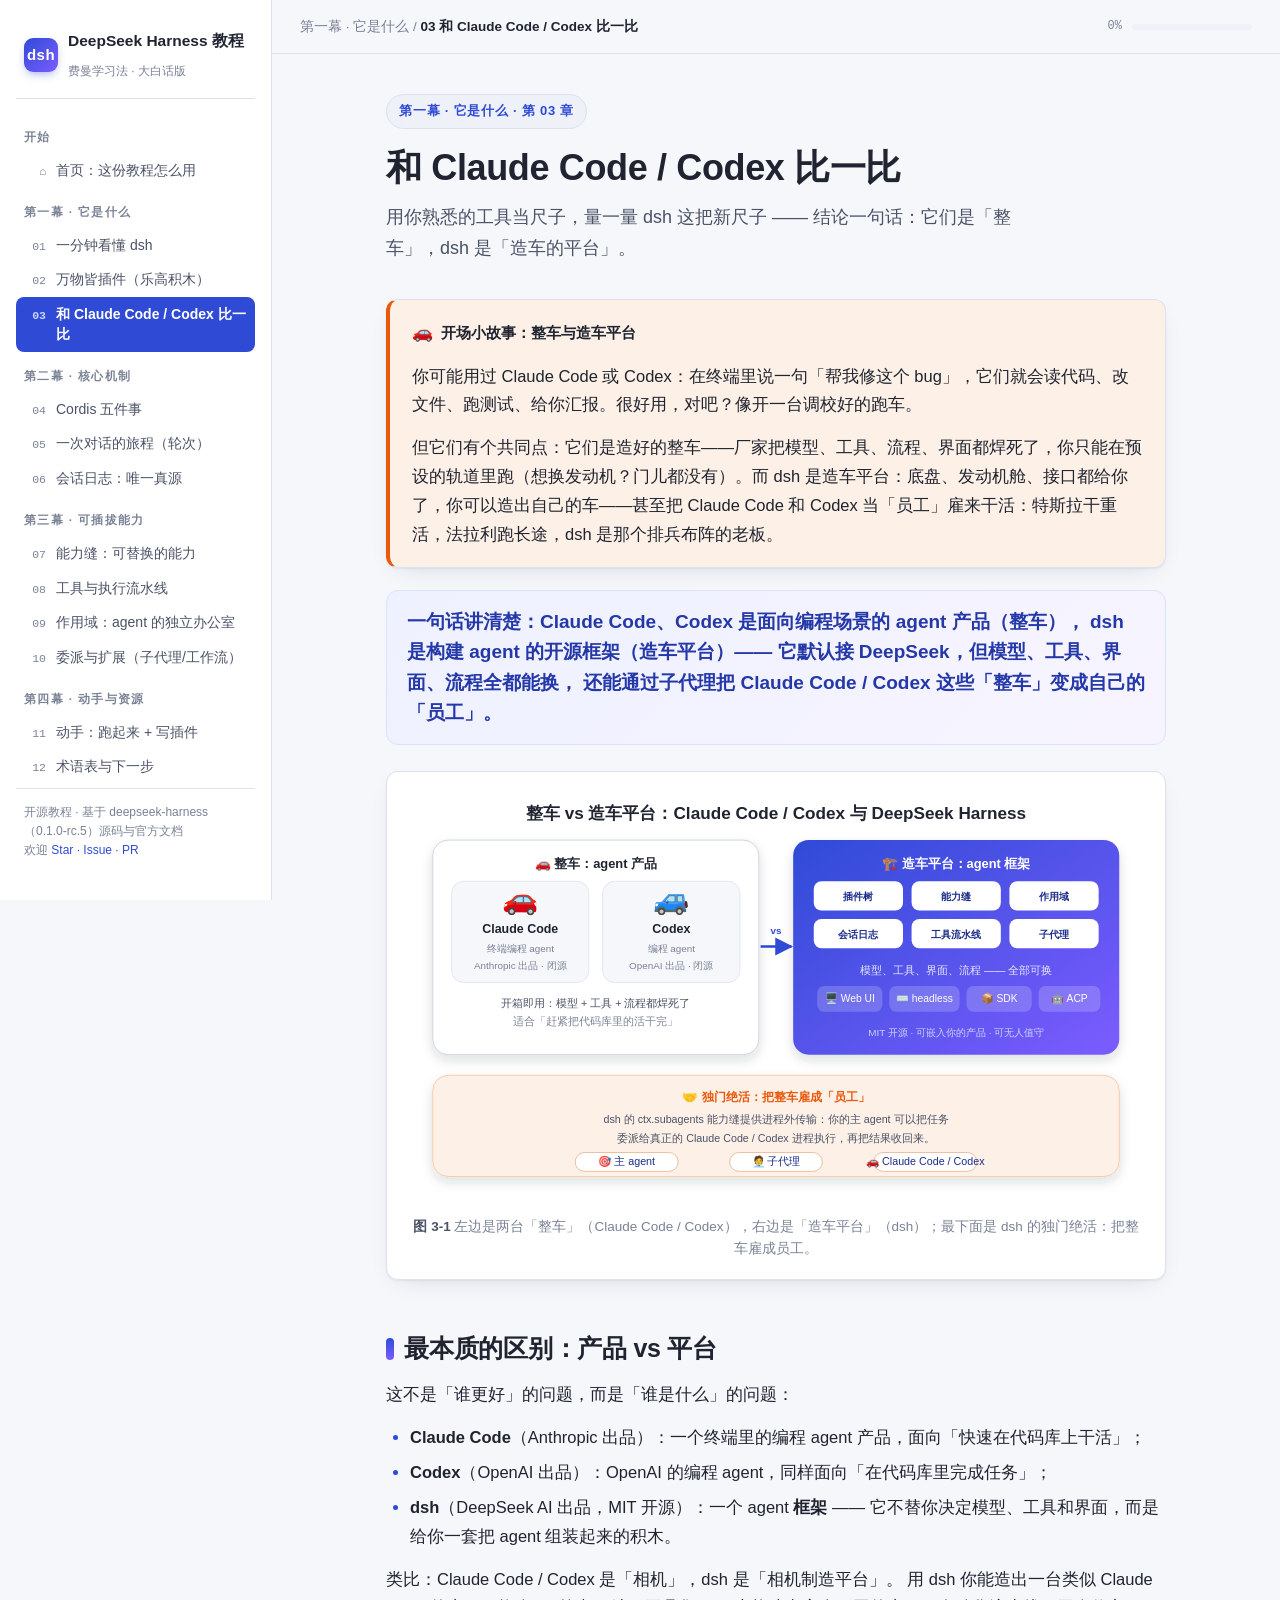
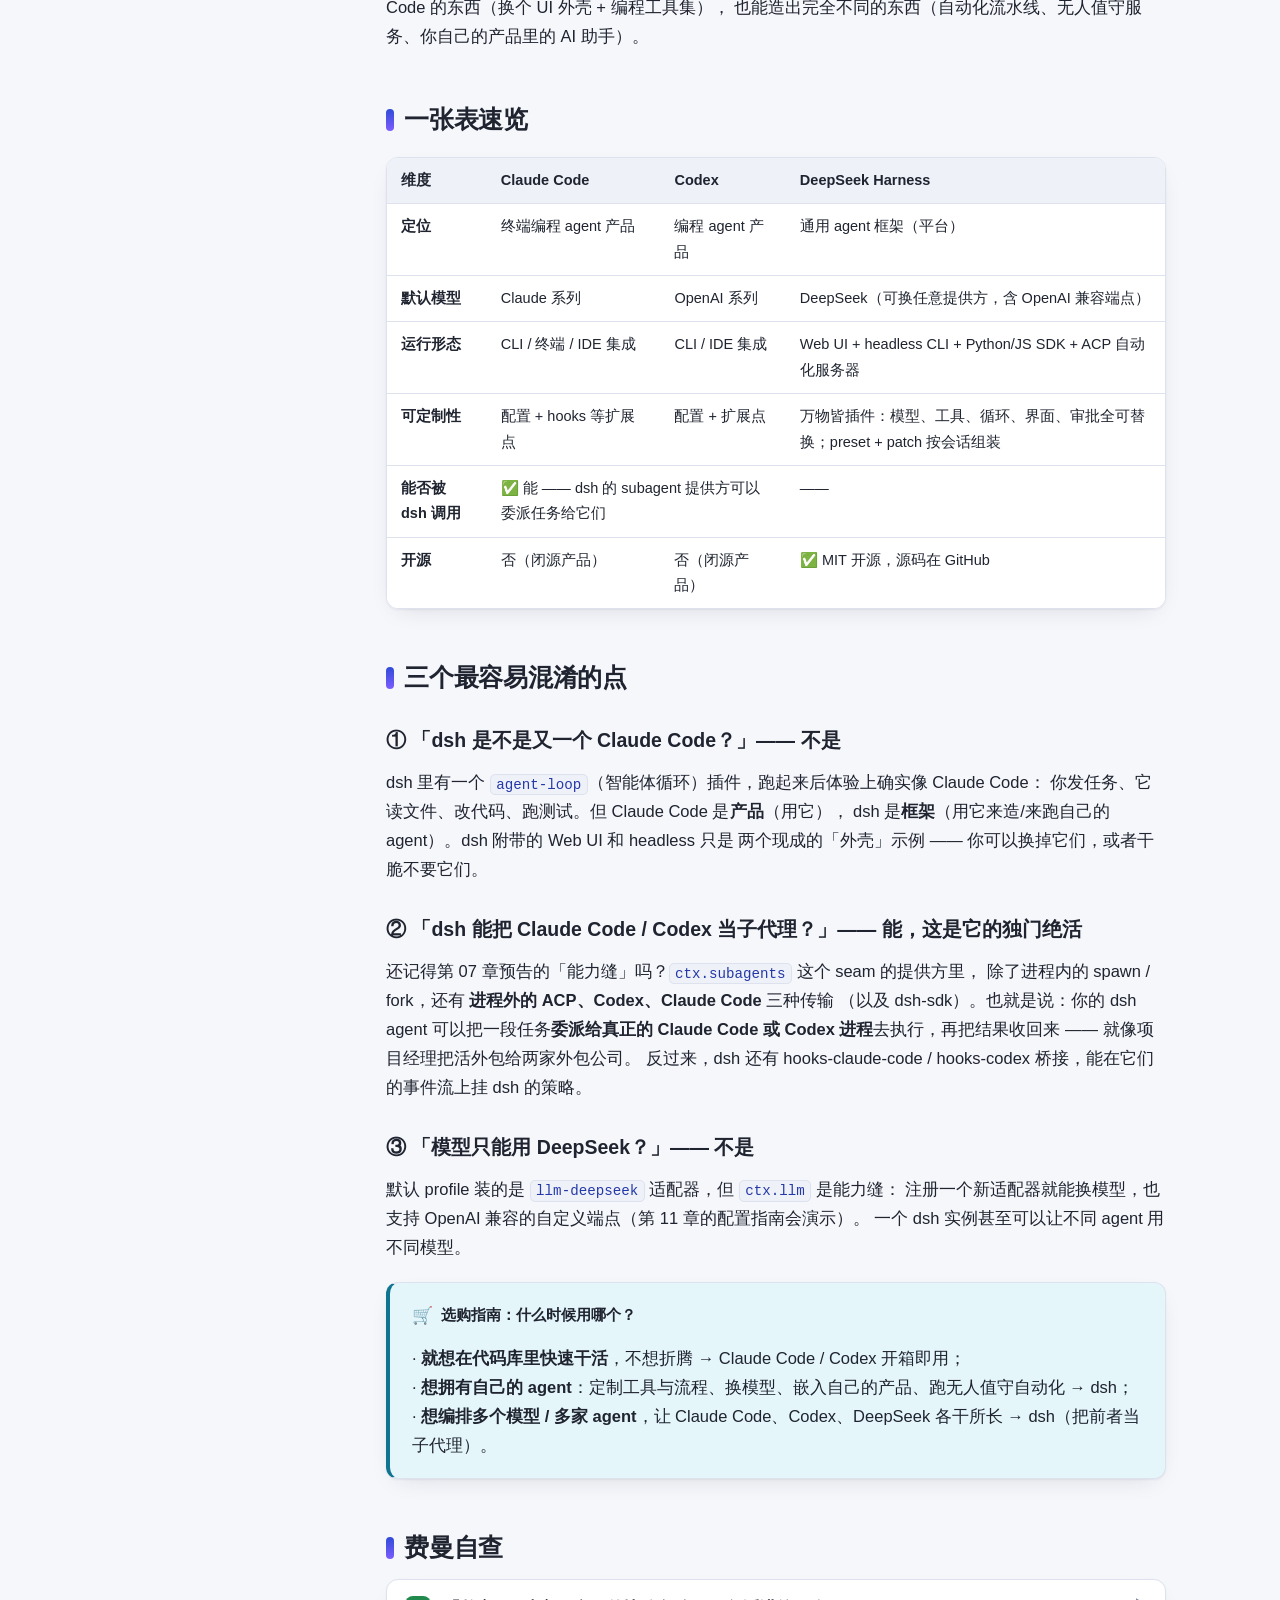
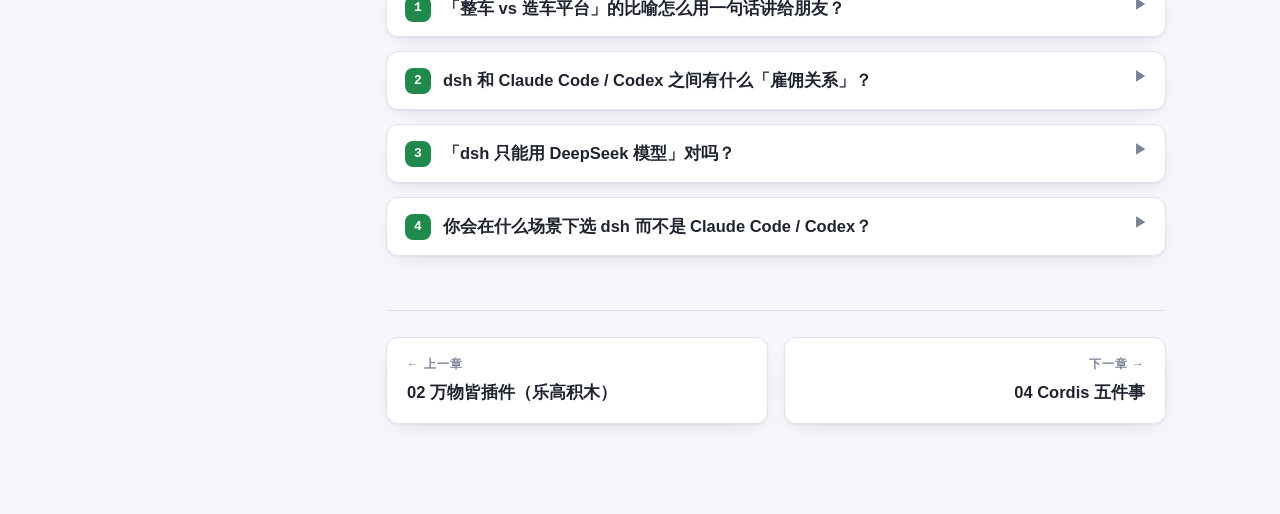
<file: chapters/03-vs-claude-codex.html>
<!DOCTYPE html>
<html lang="zh-CN">
<head>
<meta charset="UTF-8">
<meta name="viewport" content="width=device-width, initial-scale=1.0">
<meta name="description" content="DeepSeek Harness 与 Claude Code、Codex 的对比：产品 vs 平台，以及 dsh 如何把两者当子代理调用。">
<title>03 和 Claude Code / Codex 比一比 · DeepSeek Harness 通俗教程</title>
<link rel="icon" href="../assets/img/favicon.svg">
<link rel="stylesheet" href="../assets/css/style.css">
</head>
<body>

<div class="layout">

  <aside class="sidebar" id="sidebar">
    <a class="brand" href="../index.html">
      <span class="logo">dsh</span>
      <span>
        <span class="title">DeepSeek Harness 教程</span><br>
        <span class="subtitle">费曼学习法 · 大白话版</span>
      </span>
    </a>
    <nav class="nav">
      <div class="nav-label">开始</div>
      <a class="nav-link" href="../index.html"><span class="no">⌂</span><span>首页：这份教程怎么用</span></a>
      <div class="nav-label">第一幕 · 它是什么</div>
      <a class="nav-link" href="01-what-is-dsh.html"><span class="no">01</span><span>一分钟看懂 dsh</span></a>
      <a class="nav-link" href="02-plugins.html"><span class="no">02</span><span>万物皆插件（乐高积木）</span></a>
      <a class="nav-link active" href="03-vs-claude-codex.html"><span class="no">03</span><span>和 Claude Code / Codex 比一比</span></a>
      <div class="nav-label">第二幕 · 核心机制</div>
      <a class="nav-link" href="04-cordis-five.html"><span class="no">04</span><span>Cordis 五件事</span></a>
      <a class="nav-link" href="05-turn.html"><span class="no">05</span><span>一次对话的旅程（轮次）</span></a>
      <a class="nav-link" href="06-session-log.html"><span class="no">06</span><span>会话日志：唯一真源</span></a>
      <div class="nav-label">第三幕 · 可插拔能力</div>
      <a class="nav-link" href="07-seam.html"><span class="no">07</span><span>能力缝：可替换的能力</span></a>
      <a class="nav-link" href="08-tools.html"><span class="no">08</span><span>工具与执行流水线</span></a>
      <a class="nav-link" href="09-scope.html"><span class="no">09</span><span>作用域：agent 的独立办公室</span></a>
      <a class="nav-link" href="10-delegation.html"><span class="no">10</span><span>委派与扩展（子代理/工作流）</span></a>
      <div class="nav-label">第四幕 · 动手与资源</div>
      <a class="nav-link" href="11-hands-on.html"><span class="no">11</span><span>动手：跑起来 + 写插件</span></a>
      <a class="nav-link" href="12-next.html"><span class="no">12</span><span>术语表与下一步</span></a>
    </nav>
    <div class="side-foot">
      开源教程 · 基于 deepseek-harness（0.1.0-rc.5）源码与官方文档<br>
      欢迎 <a href="https://github.com/Hubert-hwk/dsh-for-humans">Star · Issue · PR</a>
    </div>
  </aside>

  <div class="main">
    <header class="topbar">
      <button class="menu-btn" id="menuBtn" aria-label="打开导航">☰</button>
      <div class="crumbs">第一幕 · 它是什么 / <b>03 和 Claude Code / Codex 比一比</b></div>
      <div class="progress"><span id="progressText">0%</span><span class="bar"><i id="progressBar"></i></span></div>
    </header>

    <article class="content">

      <div class="ch-head">
        <div class="kicker">第一幕 · 它是什么 · 第 03 章</div>
        <h1>和 Claude Code / Codex 比一比</h1>
        <p class="lede">用你熟悉的工具当尺子，量一量 dsh 这把新尺子 —— 结论一句话：它们是「整车」，dsh 是「造车的平台」。</p>
      </div>

      <div class="card analogy">
        <div class="card-title"><span class="ic">🚗</span>开场小故事：整车与造车平台</div>
                <p>
          你可能用过 Claude Code 或 Codex：在终端里说一句「帮我修这个 bug」，它们就会读代码、改文件、跑测试、给你汇报。很好用，对吧？像开一台调校好的跑车。
        </p>
        <p style="margin-bottom:0">
          但它们有个共同点：它们是造好的整车——厂家把模型、工具、流程、界面都焊死了，你只能在预设的轨道里跑（想换发动机？门儿都没有）。而 dsh 是造车平台：底盘、发动机舱、接口都给你了，你可以造出自己的车——甚至把 Claude Code 和 Codex 当「员工」雇来干活：特斯拉干重活，法拉利跑长途，dsh 是那个排兵布阵的老板。
        </p>

      </div>

      <div class="oneliner">
        一句话讲清楚：Claude Code、Codex 是<b>面向编程场景的 agent 产品</b>（整车），
        dsh 是<b>构建 agent 的开源框架</b>（造车平台）——
        它默认接 DeepSeek，但模型、工具、界面、流程全都能换，
        还能通过子代理把 Claude Code / Codex 这些「整车」变成自己的「员工」。
      </div>

      <figure class="fig">
        <img src="../assets/img/fig-compare.svg" alt="Claude Code、Codex 与 dsh 的对比：整车 vs 平台，dsh 可把两者当子代理">
        <figcaption><b>图 3-1</b> 左边是两台「整车」（Claude Code / Codex），右边是「造车平台」（dsh）；最下面是 dsh 的独门绝活：把整车雇成员工。</figcaption>
      </figure>

      <h2>最本质的区别：产品 vs 平台</h2>
      <p>
        这不是「谁更好」的问题，而是「谁是什么」的问题：
      </p>
      <ul>
        <li><b>Claude Code</b>（Anthropic 出品）：一个终端里的编程 agent 产品，面向「快速在代码库上干活」；</li>
        <li><b>Codex</b>（OpenAI 出品）：OpenAI 的编程 agent，同样面向「在代码库里完成任务」；</li>
        <li><b>dsh</b>（DeepSeek AI 出品，MIT 开源）：一个 agent <b>框架</b> —— 它不替你决定模型、工具和界面，而是给你一套把 agent 组装起来的积木。</li>
      </ul>
      <p>
        类比：Claude Code / Codex 是「相机」，dsh 是「相机制造平台」。
        用 dsh 你能造出一台类似 Claude Code 的东西（换个 UI 外壳 + 编程工具集），
        也能造出完全不同的东西（自动化流水线、无人值守服务、你自己的产品里的 AI 助手）。
      </p>

      <h2>一张表速览</h2>
      <div class="table-wrap">
        <table>
          <thead><tr><th>维度</th><th>Claude Code</th><th>Codex</th><th>DeepSeek Harness</th></tr></thead>
          <tbody>
            <tr><td><b>定位</b></td><td>终端编程 agent 产品</td><td>编程 agent 产品</td><td>通用 agent 框架（平台）</td></tr>
            <tr><td><b>默认模型</b></td><td>Claude 系列</td><td>OpenAI 系列</td><td>DeepSeek（可换任意提供方，含 OpenAI 兼容端点）</td></tr>
            <tr><td><b>运行形态</b></td><td>CLI / 终端 / IDE 集成</td><td>CLI / IDE 集成</td><td>Web UI + headless CLI + Python/JS SDK + ACP 自动化服务器</td></tr>
            <tr><td><b>可定制性</b></td><td>配置 + hooks 等扩展点</td><td>配置 + 扩展点</td><td>万物皆插件：模型、工具、循环、界面、审批全可替换；preset + patch 按会话组装</td></tr>
            <tr><td><b>能否被 dsh 调用</b></td><td colspan="2">✅ 能 —— dsh 的 subagent 提供方可以委派任务给它们</td><td>——</td></tr>
            <tr><td><b>开源</b></td><td>否（闭源产品）</td><td>否（闭源产品）</td><td>✅ MIT 开源，源码在 GitHub</td></tr>
          </tbody>
        </table>
      </div>

      <h2>三个最容易混淆的点</h2>

      <h3>① 「dsh 是不是又一个 Claude Code？」—— 不是</h3>
      <p>
        dsh 里有一个 <code>agent-loop</code>（智能体循环）插件，跑起来后体验上确实像 Claude Code：
        你发任务、它读文件、改代码、跑测试。但 Claude Code 是<b>产品</b>（用它），
        dsh 是<b>框架</b>（用它来造/来跑自己的 agent）。dsh 附带的 Web UI 和 headless 只是
        两个现成的「外壳」示例 —— 你可以换掉它们，或者干脆不要它们。
      </p>

      <h3>② 「dsh 能把 Claude Code / Codex 当子代理？」—— 能，这是它的独门绝活</h3>
      <p>
        还记得第 07 章预告的「能力缝」吗？<code>ctx.subagents</code> 这个 seam 的提供方里，
        除了进程内的 spawn / fork，还有 <b>进程外的 ACP、Codex、Claude Code</b> 三种传输
        （以及 dsh-sdk）。也就是说：你的 dsh agent 可以把一段任务<b>委派给真正的 Claude Code
        或 Codex 进程</b>去执行，再把结果收回来 —— 就像项目经理把活外包给两家外包公司。
        反过来，dsh 还有 hooks-claude-code / hooks-codex 桥接，能在它们的事件流上挂 dsh 的策略。
      </p>

      <h3>③ 「模型只能用 DeepSeek？」—— 不是</h3>
      <p>
        默认 profile 装的是 <code>llm-deepseek</code> 适配器，但 <code>ctx.llm</code> 是能力缝：
        注册一个新适配器就能换模型，也支持 OpenAI 兼容的自定义端点（第 11 章的配置指南会演示）。
        一个 dsh 实例甚至可以让不同 agent 用不同模型。
      </p>

      <div class="card notebox">
        <div class="card-title"><span class="ic">🛒</span>选购指南：什么时候用哪个？</div>
        <p style="margin-bottom:0">
          · <b>就想在代码库里快速干活</b>，不想折腾 → Claude Code / Codex 开箱即用；
          <br>· <b>想拥有自己的 agent</b>：定制工具与流程、换模型、嵌入自己的产品、跑无人值守自动化 → dsh；
          <br>· <b>想编排多个模型 / 多家 agent</b>，让 Claude Code、Codex、DeepSeek 各干所长 → dsh（把前者当子代理）。
        </p>
      </div>

      <h2>费曼自查</h2>

      <div class="quiz-item">
        <div class="q"><span class="qn">1</span><span>「整车 vs 造车平台」的比喻怎么用一句话讲给朋友？</span><span class="q-arrow">▶</span></div>
        <div class="a">参考：Claude Code / Codex 是造好就能开的车（面向编程的 agent 产品）；dsh 是造车的平台（开源 agent 框架）—— 你可以用它造出自己的车，也能造完全不同的东西。</div>
      </div>
      <div class="quiz-item">
        <div class="q"><span class="qn">2</span><span>dsh 和 Claude Code / Codex 之间有什么「雇佣关系」？</span><span class="q-arrow">▶</span></div>
        <div class="a">参考：ctx.subagents 能力缝提供进程外的 ACP / Codex / Claude Code 传输，dsh 的主 agent 可以把任务委派给真正的 Claude Code / Codex 进程执行并收回结果；还有 hooks 桥接可以在它们的事件上挂策略。</div>
      </div>
      <div class="quiz-item">
        <div class="q"><span class="qn">3</span><span>「dsh 只能用 DeepSeek 模型」对吗？</span><span class="q-arrow">▶</span></div>
        <div class="a">参考：不对。默认 profile 装的是 llm-deepseek 适配器，但 ctx.llm 是能力缝，注册新适配器即可换模型（包括 OpenAI 兼容端点），不同 agent 甚至可以用不同模型。</div>
      </div>
      <div class="quiz-item">
        <div class="q"><span class="qn">4</span><span>你会在什么场景下选 dsh 而不是 Claude Code / Codex？</span><span class="q-arrow">▶</span></div>
        <div class="a">参考：开放答案。示例：要把 agent 能力嵌入自己的产品、要定制整套工具与审批流程、要编排多个模型或把 Claude Code/Codex 当子代理、要跑无人值守的自动化服务。</div>
      </div>

      <nav class="ch-nav">
        <a href="02-plugins.html"><div class="dir">← 上一章</div><div class="ttl">02 万物皆插件（乐高积木）</div></a>
        <a class="next" href="04-cordis-five.html"><div class="dir">下一章 →</div><div class="ttl">04 Cordis 五件事</div></a>
      </nav>

    </article>
  </div>
</div>

<script src="../assets/js/main.js"></script>
</body>
</html>
</file>
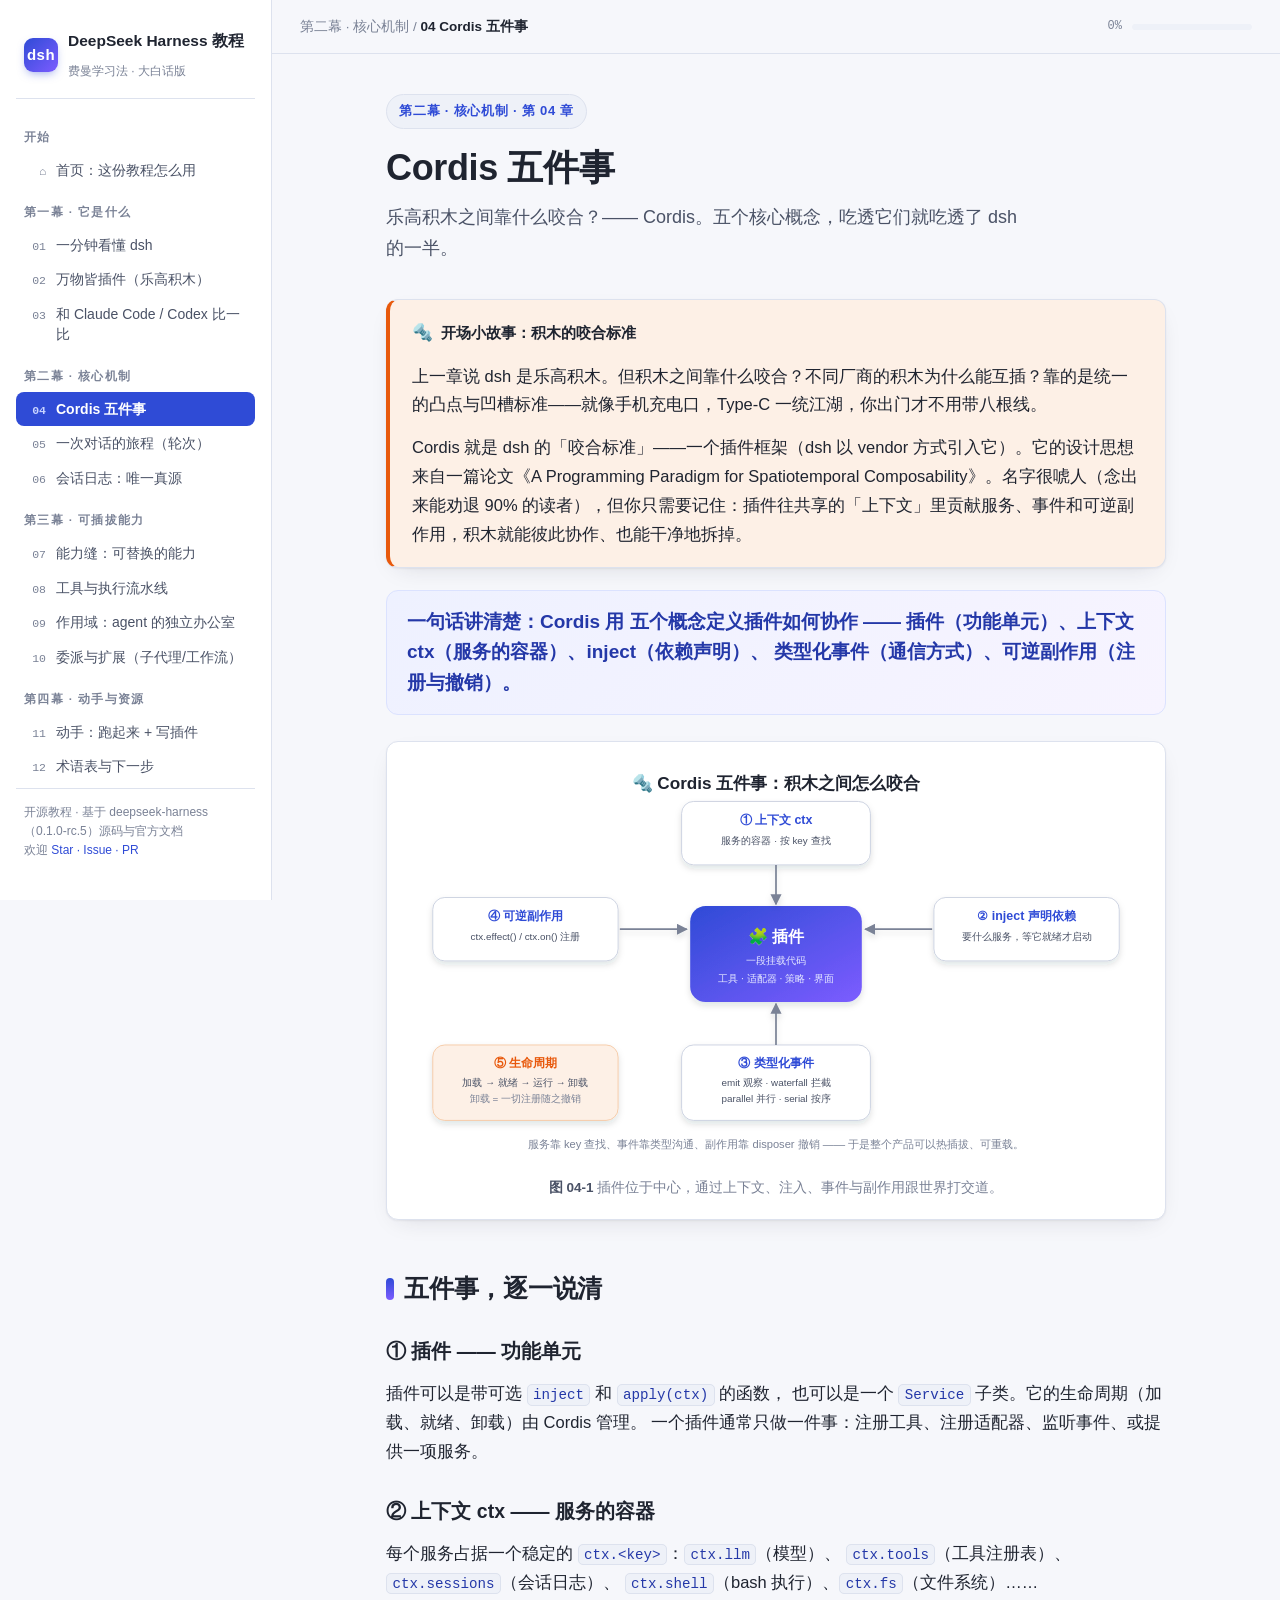
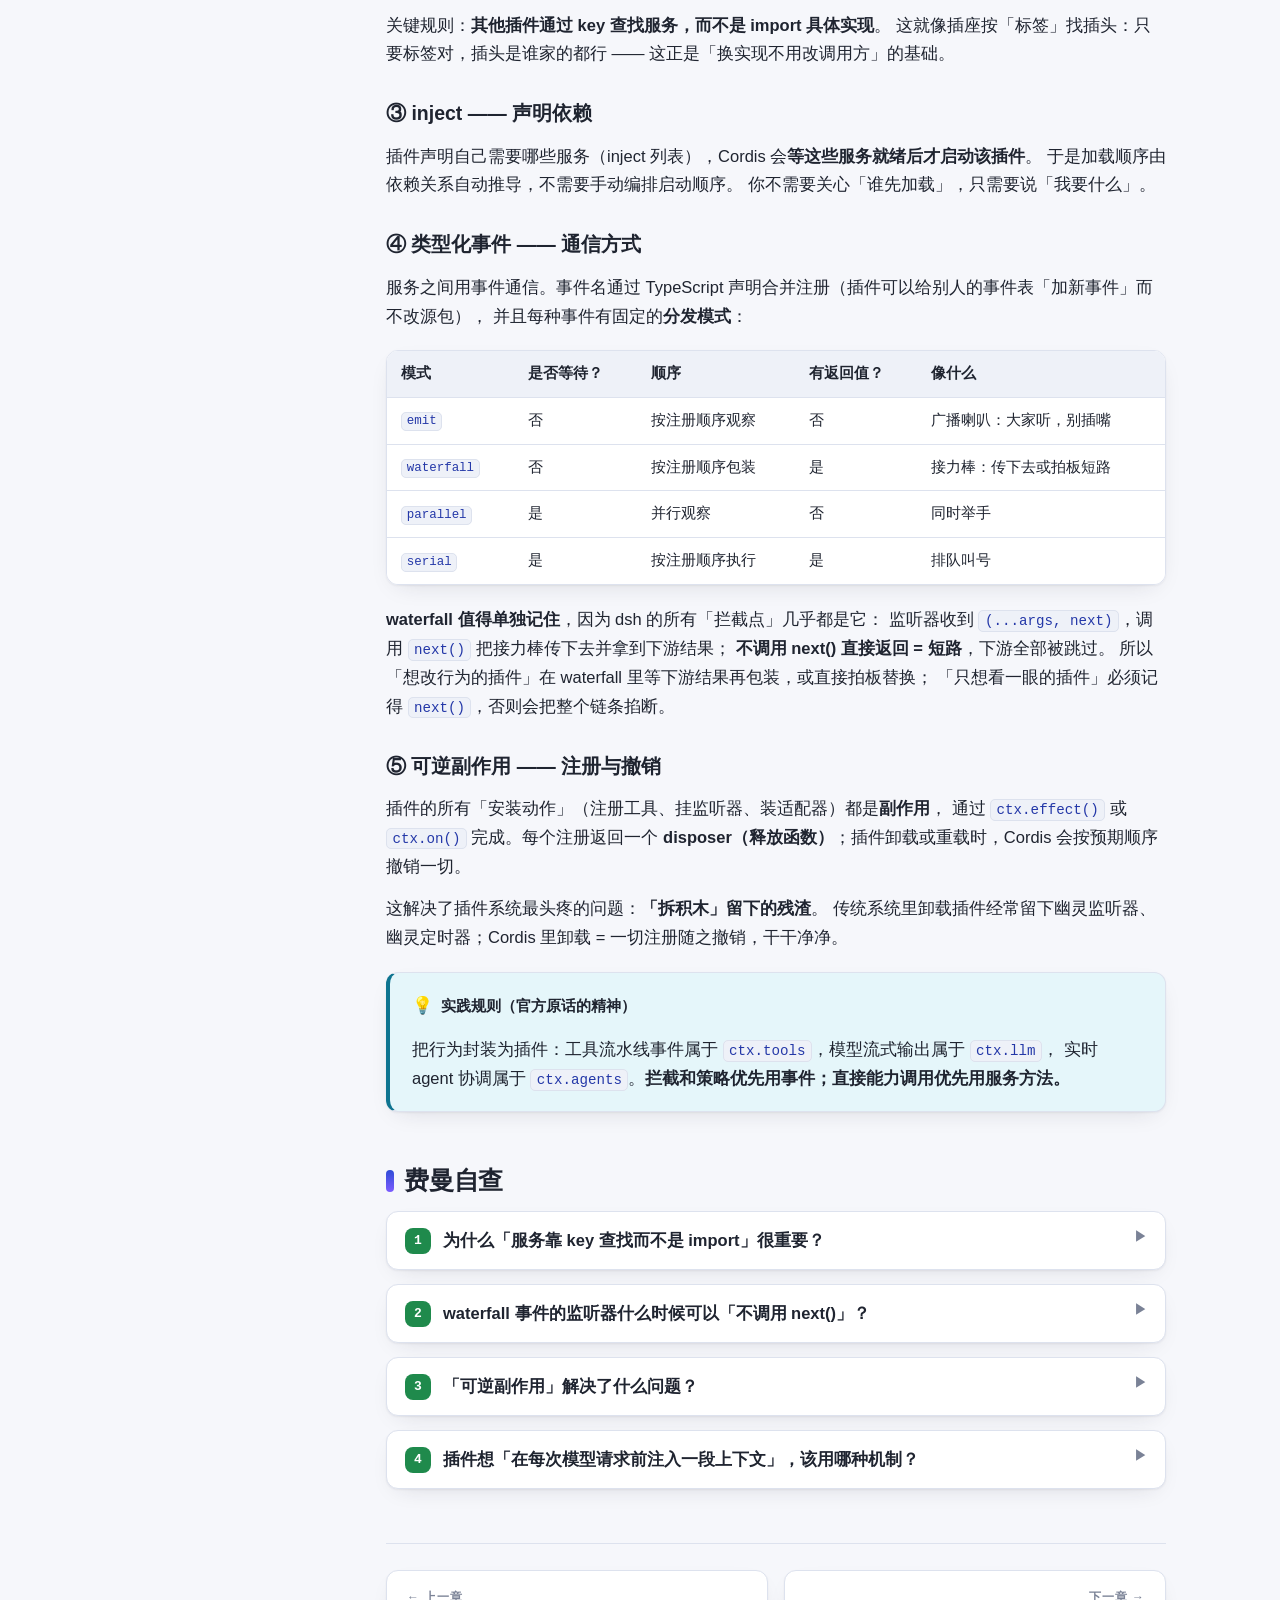
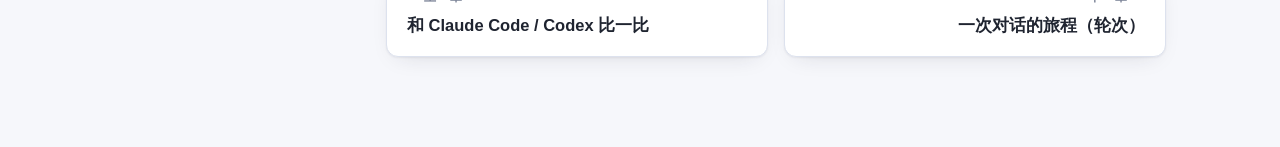
<file: chapters/04-cordis-five.html>
<!DOCTYPE html>
<html lang="zh-CN">
<head>
<meta charset="UTF-8">
<meta name="viewport" content="width=device-width, initial-scale=1.0">
<meta name="description" content="Cordis 五件事：插件、上下文、注入、类型化事件、可逆副作用。">
<title>04 Cordis 五件事 · DeepSeek Harness 通俗教程</title>
<link rel="icon" href="../assets/img/favicon.svg">
<link rel="stylesheet" href="../assets/css/style.css">
</head>
<body>

<div class="layout">

  <aside class="sidebar" id="sidebar">
    <a class="brand" href="../index.html">
      <span class="logo">dsh</span>
      <span>
        <span class="title">DeepSeek Harness 教程</span><br>
        <span class="subtitle">费曼学习法 · 大白话版</span>
      </span>
    </a>
        <nav class="nav">
      <div class="nav-label">开始</div>
      <a class="nav-link" href="../index.html"><span class="no">⌂</span><span>首页：这份教程怎么用</span></a>
      <div class="nav-label">第一幕 · 它是什么</div>
      <a class="nav-link" href="01-what-is-dsh.html"><span class="no">01</span><span>一分钟看懂 dsh</span></a>
      <a class="nav-link" href="02-plugins.html"><span class="no">02</span><span>万物皆插件（乐高积木）</span></a>
      <a class="nav-link" href="03-vs-claude-codex.html"><span class="no">03</span><span>和 Claude Code / Codex 比一比</span></a>
      <div class="nav-label">第二幕 · 核心机制</div>
      <a class="nav-link active" href="04-cordis-five.html"><span class="no">04</span><span>Cordis 五件事</span></a>
      <a class="nav-link" href="05-turn.html"><span class="no">05</span><span>一次对话的旅程（轮次）</span></a>
      <a class="nav-link" href="06-session-log.html"><span class="no">06</span><span>会话日志：唯一真源</span></a>
      <div class="nav-label">第三幕 · 可插拔能力</div>
      <a class="nav-link" href="07-seam.html"><span class="no">07</span><span>能力缝：可替换的能力</span></a>
      <a class="nav-link" href="08-tools.html"><span class="no">08</span><span>工具与执行流水线</span></a>
      <a class="nav-link" href="09-scope.html"><span class="no">09</span><span>作用域：agent 的独立办公室</span></a>
      <a class="nav-link" href="10-delegation.html"><span class="no">10</span><span>委派与扩展（子代理/工作流）</span></a>
      <div class="nav-label">第四幕 · 动手与资源</div>
      <a class="nav-link" href="11-hands-on.html"><span class="no">11</span><span>动手：跑起来 + 写插件</span></a>
      <a class="nav-link" href="12-next.html"><span class="no">12</span><span>术语表与下一步</span></a>
    </nav>
    <div class="side-foot">
      开源教程 · 基于 deepseek-harness（0.1.0-rc.5）源码与官方文档<br>
      欢迎 <a href="https://github.com/Hubert-hwk/dsh-for-humans">Star · Issue · PR</a>
    </div>
  </aside>

  <div class="main">
    <header class="topbar">
      <button class="menu-btn" id="menuBtn" aria-label="打开导航">☰</button>
            <div class="crumbs">第二幕 · 核心机制 / <b>04 Cordis 五件事</b></div>
      <div class="progress"><span id="progressText">0%</span><span class="bar"><i id="progressBar"></i></span></div>
    </header>

    <article class="content">

      <div class="ch-head">
        <div class="kicker">第二幕 · 核心机制 · 第 04 章</div>
        <h1>Cordis 五件事</h1>
        <p class="lede">乐高积木之间靠什么咬合？—— Cordis。五个核心概念，吃透它们就吃透了 dsh 的一半。</p>
      </div>


      <div class="card analogy">
        <div class="card-title"><span class="ic">🔩</span>开场小故事：积木的咬合标准</div>
                <p>
          上一章说 dsh 是乐高积木。但积木之间靠什么咬合？不同厂商的积木为什么能互插？靠的是统一的凸点与凹槽标准——就像手机充电口，Type-C 一统江湖，你出门才不用带八根线。
        </p>
        <p style="margin-bottom:0">
          Cordis 就是 dsh 的「咬合标准」——一个插件框架（dsh 以 vendor 方式引入它）。它的设计思想来自一篇论文《A Programming Paradigm for Spatiotemporal Composability》。名字很唬人（念出来能劝退 90% 的读者），但你只需要记住：插件往共享的「上下文」里贡献服务、事件和可逆副作用，积木就能彼此协作、也能干净地拆掉。
        </p>

      </div>

      <div class="oneliner">
        一句话讲清楚：Cordis 用 <b>五个概念</b>定义插件如何协作 ——
        <b>插件</b>（功能单元）、<b>上下文 ctx</b>（服务的容器）、<b>inject</b>（依赖声明）、
        <b>类型化事件</b>（通信方式）、<b>可逆副作用</b>（注册与撤销）。
      </div>

      <figure class="fig">
        <img src="../assets/img/fig-cordis-five.svg" alt="Cordis 五个核心概念关系图">
        <figcaption><b>图 04-1</b> 插件位于中心，通过上下文、注入、事件与副作用跟世界打交道。</figcaption>
      </figure>

      <h2>五件事，逐一说清</h2>

      <h3>① 插件 —— 功能单元</h3>
      <p>
        插件可以是带可选 <code>inject</code> 和 <code>apply(ctx)</code> 的函数，
        也可以是一个 <code>Service</code> 子类。它的生命周期（加载、就绪、卸载）由 Cordis 管理。
        一个插件通常只做一件事：注册工具、注册适配器、监听事件、或提供一项服务。
      </p>

      <h3>② 上下文 ctx —— 服务的容器</h3>
      <p>
        每个服务占据一个稳定的 <code>ctx.&lt;key&gt;</code>：<code>ctx.llm</code>（模型）、
        <code>ctx.tools</code>（工具注册表）、<code>ctx.sessions</code>（会话日志）、
        <code>ctx.shell</code>（bash 执行）、<code>ctx.fs</code>（文件系统）……
      </p>
      <p>
        关键规则：<b>其他插件通过 key 查找服务，而不是 import 具体实现</b>。
        这就像插座按「标签」找插头：只要标签对，插头是谁家的都行 —— 这正是「换实现不用改调用方」的基础。
      </p>

      <h3>③ inject —— 声明依赖</h3>
      <p>
        插件声明自己需要哪些服务（inject 列表），Cordis 会<b>等这些服务就绪后才启动该插件</b>。
        于是加载顺序由依赖关系自动推导，不需要手动编排启动顺序。
        你不需要关心「谁先加载」，只需要说「我要什么」。
      </p>

      <h3>④ 类型化事件 —— 通信方式</h3>
      <p>
        服务之间用事件通信。事件名通过 TypeScript 声明合并注册（插件可以给别人的事件表「加新事件」而不改源包），
        并且每种事件有固定的<b>分发模式</b>：
      </p>
      <div class="table-wrap">
        <table>
          <thead><tr><th>模式</th><th>是否等待？</th><th>顺序</th><th>有返回值？</th><th>像什么</th></tr></thead>
          <tbody>
            <tr><td><code>emit</code></td><td>否</td><td>按注册顺序观察</td><td>否</td><td>广播喇叭：大家听，别插嘴</td></tr>
            <tr><td><code>waterfall</code></td><td>否</td><td>按注册顺序包装</td><td>是</td><td>接力棒：传下去或拍板短路</td></tr>
            <tr><td><code>parallel</code></td><td>是</td><td>并行观察</td><td>否</td><td>同时举手</td></tr>
            <tr><td><code>serial</code></td><td>是</td><td>按注册顺序执行</td><td>是</td><td>排队叫号</td></tr>
          </tbody>
        </table>
      </div>
      <p>
        <b>waterfall 值得单独记住</b>，因为 dsh 的所有「拦截点」几乎都是它：
        监听器收到 <code>(...args, next)</code>，调用 <code>next()</code> 把接力棒传下去并拿到下游结果；
        <b>不调用 next() 直接返回 = 短路</b>，下游全部被跳过。
        所以「想改行为的插件」在 waterfall 里等下游结果再包装，或直接拍板替换；
        「只想看一眼的插件」必须记得 <code>next()</code>，否则会把整个链条掐断。
      </p>

      <h3>⑤ 可逆副作用 —— 注册与撤销</h3>
      <p>
        插件的所有「安装动作」（注册工具、挂监听器、装适配器）都是<b>副作用</b>，
        通过 <code>ctx.effect()</code> 或 <code>ctx.on()</code> 完成。每个注册返回一个
        <b>disposer（释放函数）</b>；插件卸载或重载时，Cordis 会按预期顺序撤销一切。
      </p>
      <p>
        这解决了插件系统最头疼的问题：<b>「拆积木」留下的残渣</b>。
        传统系统里卸载插件经常留下幽灵监听器、幽灵定时器；Cordis 里卸载 = 一切注册随之撤销，干干净净。
      </p>

      <div class="card notebox">
        <div class="card-title"><span class="ic">💡</span>实践规则（官方原话的精神）</div>
        <p style="margin-bottom:0">
          把行为封装为插件：工具流水线事件属于 <code>ctx.tools</code>，模型流式输出属于 <code>ctx.llm</code>，
          实时 agent 协调属于 <code>ctx.agents</code>。<b>拦截和策略优先用事件；直接能力调用优先用服务方法。</b>
        </p>
      </div>

      <h2>费曼自查</h2>

      <div class="quiz-item">
        <div class="q"><span class="qn">1</span><span>为什么「服务靠 key 查找而不是 import」很重要？</span><span class="q-arrow">▶</span></div>
        <div class="a">参考：因为这样服务的实现可以整体替换而不动调用方。调用方只依赖 `ctx.llm` 这个「插座标签」，至于插头是 DeepSeek 适配器还是别的适配器，它不关心 —— 这是能力缝（第 07 章）的根基。</div>
      </div>
      <div class="quiz-item">
        <div class="q"><span class="qn">2</span><span>waterfall 事件的监听器什么时候可以「不调用 next()」？</span><span class="q-arrow">▶</span></div>
        <div class="a">参考：当它拥有决策权、要拍板短路时 —— 比如直接拒绝一次工具调用。只做观察或标注的监听器必须调用 next() 委托下去，否则会截断整条链。</div>
      </div>
      <div class="quiz-item">
        <div class="q"><span class="qn">3</span><span>「可逆副作用」解决了什么问题？</span><span class="q-arrow">▶</span></div>
        <div class="a">参考：解决了卸载残留。每个注册都有 disposer，插件卸载时 Cordis 自动按序撤销所有注册（工具、监听器、适配器），不会留下幽灵监听器或定时器，支持安全的重载与热插拔。</div>
      </div>
      <div class="quiz-item">
        <div class="q"><span class="qn">4</span><span>插件想「在每次模型请求前注入一段上下文」，该用哪种机制？</span><span class="q-arrow">▶</span></div>
        <div class="a">参考：用事件（扩展点）。dsh 的 agent/request、agent/pre-step 等 waterfall 就是为这类拦截设计的（第 05 章会看到它们登场）。这就是「拦截和策略优先使用事件」。</div>
      </div>

      <nav class="ch-nav">
        <a href="03-vs-claude-codex.html"><div class="dir">← 上一章</div><div class="ttl">和 Claude Code / Codex 比一比</div></a>
        <a class="next" href="05-turn.html"><div class="dir">下一章 →</div><div class="ttl">一次对话的旅程（轮次）</div></a>
      </nav>

    </article>
  </div>
</div>

<script src="../assets/js/main.js"></script>
</body>
</html>
</file>
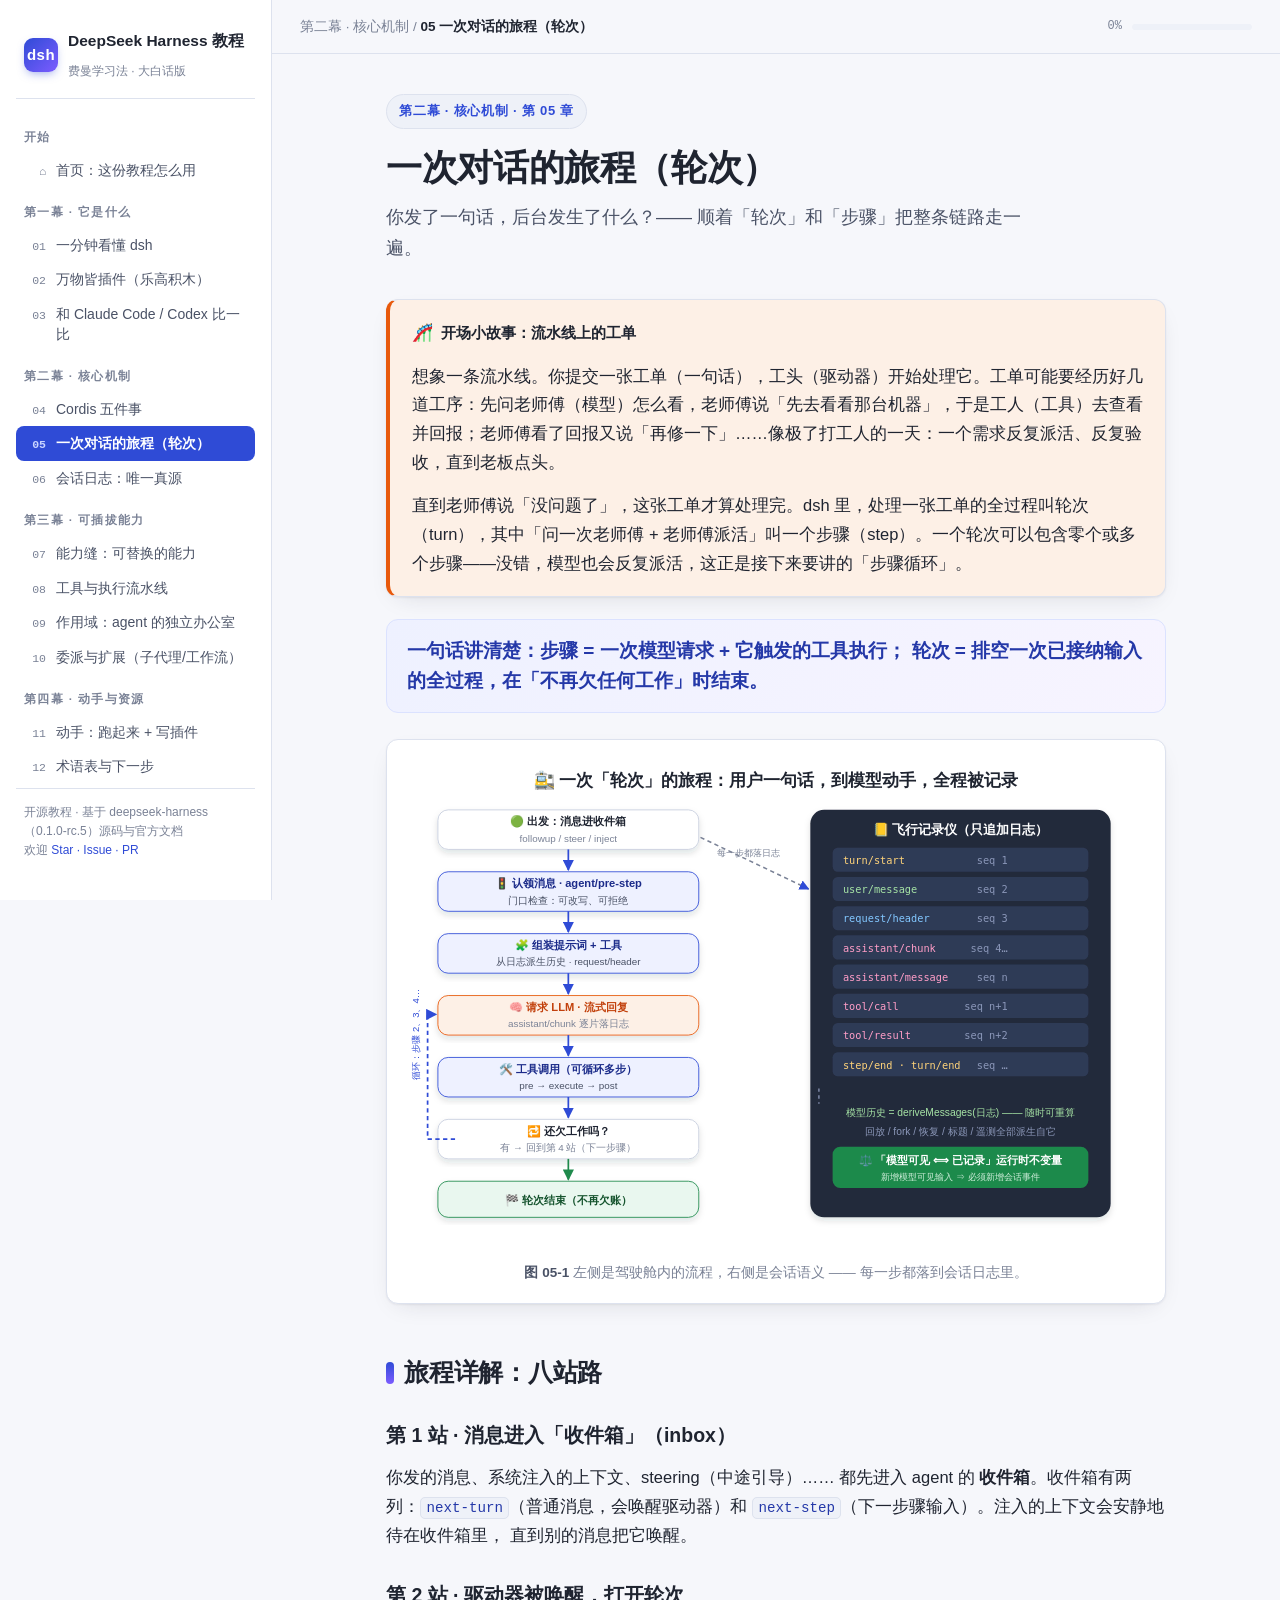
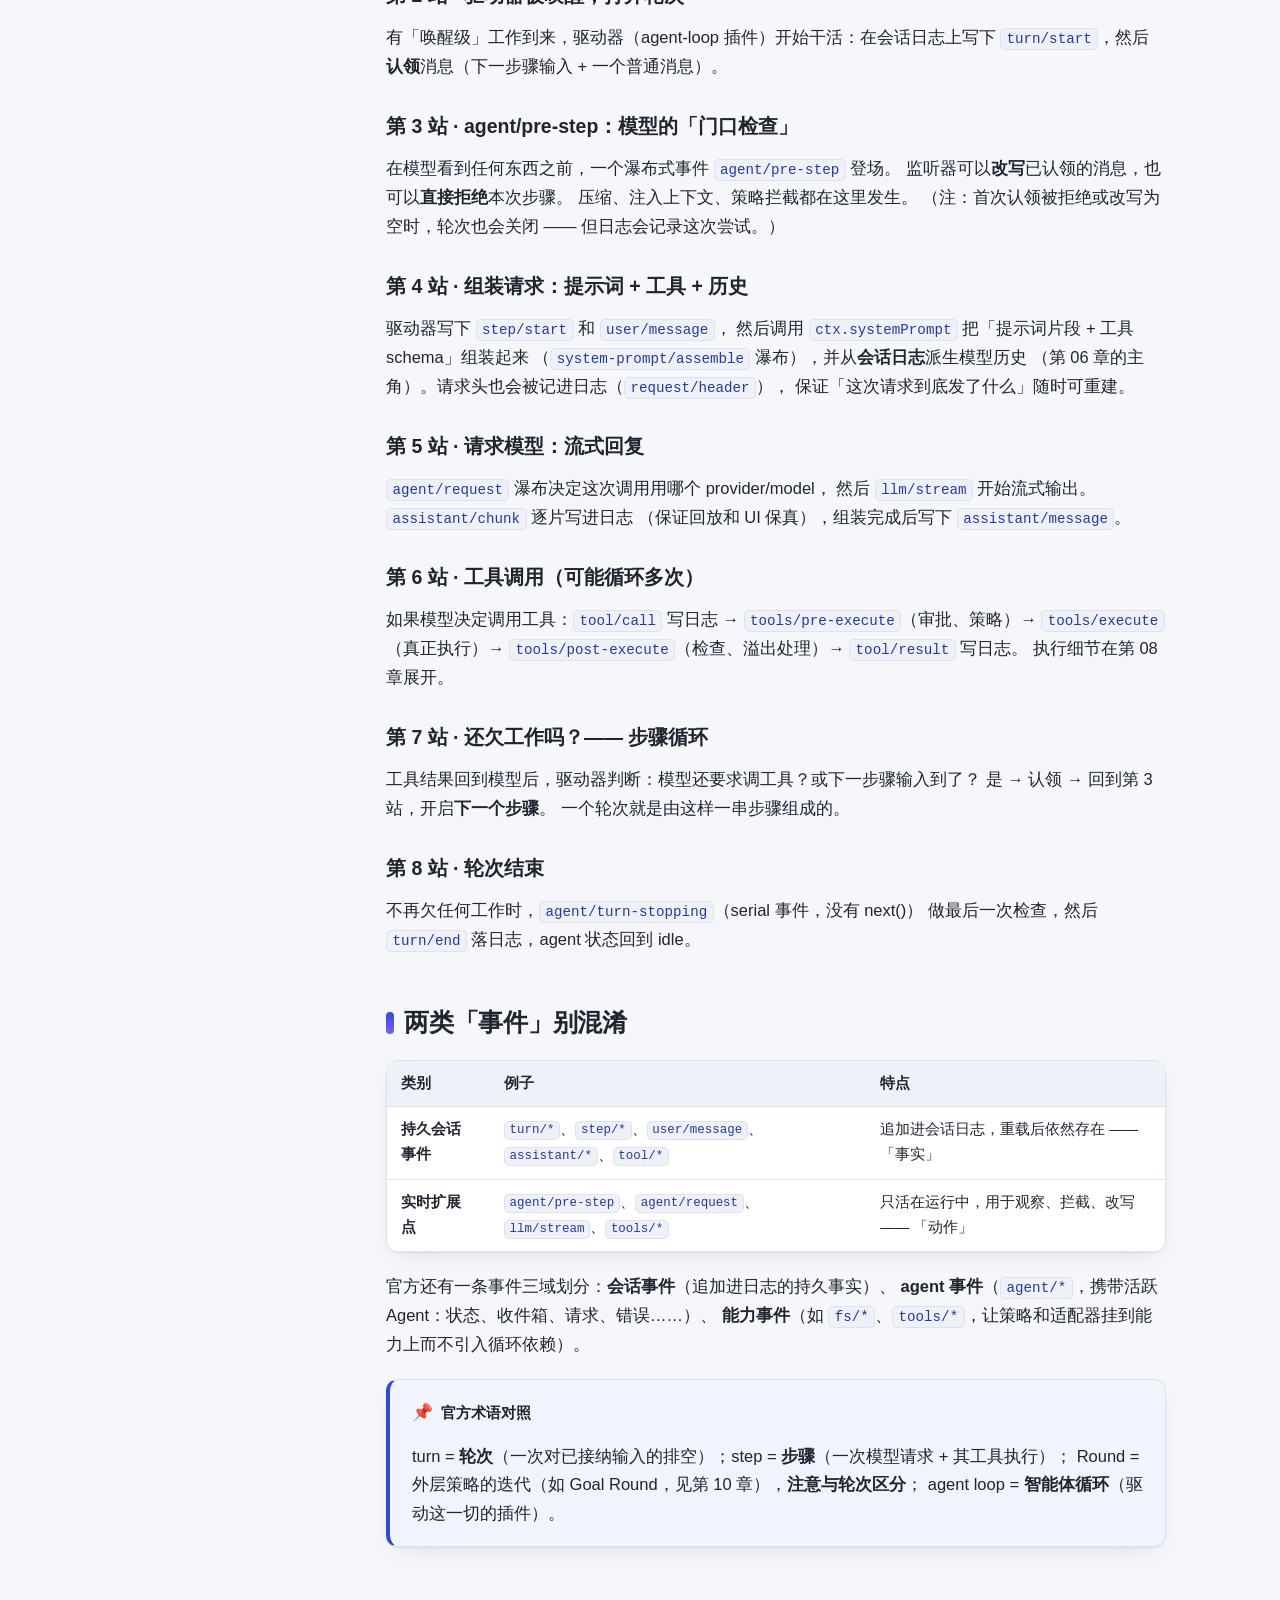
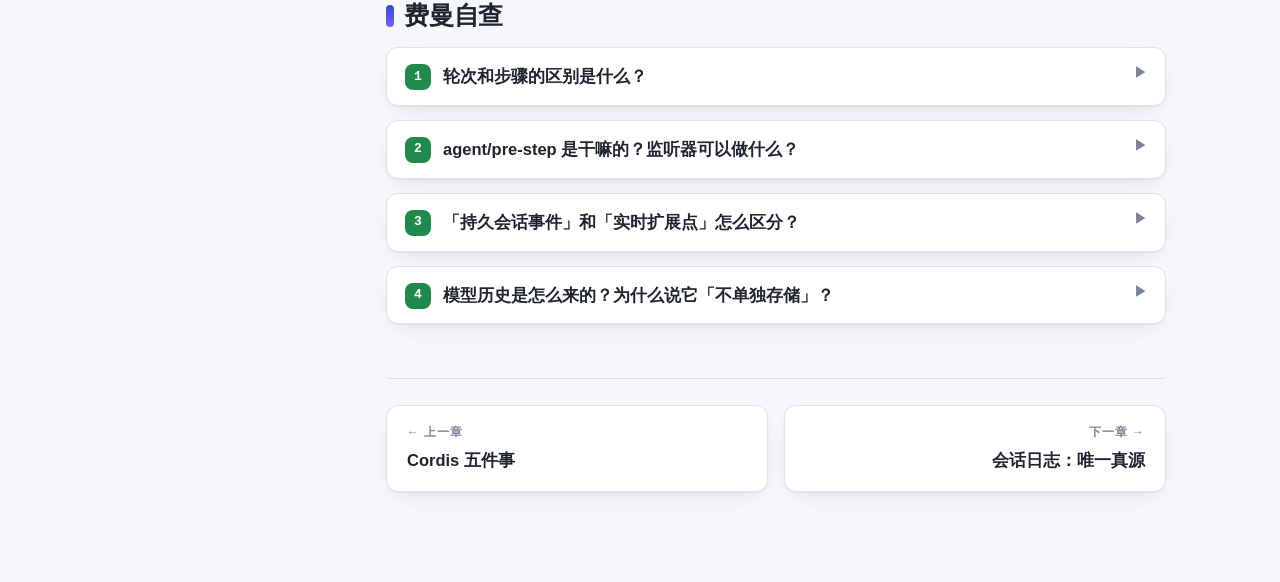
<file: chapters/05-turn.html>
<!DOCTYPE html>
<html lang="zh-CN">
<head>
<meta charset="UTF-8">
<meta name="viewport" content="width=device-width, initial-scale=1.0">
<meta name="description" content="一次对话的旅程：DeepSeek Harness 的轮次与步骤，从输入到工具调用的完整时序。">
<title>05 一次对话的旅程（轮次） · DeepSeek Harness 通俗教程</title>
<link rel="icon" href="../assets/img/favicon.svg">
<link rel="stylesheet" href="../assets/css/style.css">
</head>
<body>

<div class="layout">

  <aside class="sidebar" id="sidebar">
    <a class="brand" href="../index.html">
      <span class="logo">dsh</span>
      <span>
        <span class="title">DeepSeek Harness 教程</span><br>
        <span class="subtitle">费曼学习法 · 大白话版</span>
      </span>
    </a>
            <nav class="nav">
      <div class="nav-label">开始</div>
      <a class="nav-link" href="../index.html"><span class="no">⌂</span><span>首页：这份教程怎么用</span></a>
      <div class="nav-label">第一幕 · 它是什么</div>
      <a class="nav-link" href="01-what-is-dsh.html"><span class="no">01</span><span>一分钟看懂 dsh</span></a>
      <a class="nav-link" href="02-plugins.html"><span class="no">02</span><span>万物皆插件（乐高积木）</span></a>
      <a class="nav-link" href="03-vs-claude-codex.html"><span class="no">03</span><span>和 Claude Code / Codex 比一比</span></a>
      <div class="nav-label">第二幕 · 核心机制</div>
      <a class="nav-link" href="04-cordis-five.html"><span class="no">04</span><span>Cordis 五件事</span></a>
      <a class="nav-link active" href="05-turn.html"><span class="no">05</span><span>一次对话的旅程（轮次）</span></a>
      <a class="nav-link" href="06-session-log.html"><span class="no">06</span><span>会话日志：唯一真源</span></a>
      <div class="nav-label">第三幕 · 可插拔能力</div>
      <a class="nav-link" href="07-seam.html"><span class="no">07</span><span>能力缝：可替换的能力</span></a>
      <a class="nav-link" href="08-tools.html"><span class="no">08</span><span>工具与执行流水线</span></a>
      <a class="nav-link" href="09-scope.html"><span class="no">09</span><span>作用域：agent 的独立办公室</span></a>
      <a class="nav-link" href="10-delegation.html"><span class="no">10</span><span>委派与扩展（子代理/工作流）</span></a>
      <div class="nav-label">第四幕 · 动手与资源</div>
      <a class="nav-link" href="11-hands-on.html"><span class="no">11</span><span>动手：跑起来 + 写插件</span></a>
      <a class="nav-link" href="12-next.html"><span class="no">12</span><span>术语表与下一步</span></a>
    </nav>
    <div class="side-foot">
      开源教程 · 基于 deepseek-harness（0.1.0-rc.5）源码与官方文档<br>
      欢迎 <a href="https://github.com/Hubert-hwk/dsh-for-humans">Star · Issue · PR</a>
    </div>
  </aside>

  <div class="main">
    <header class="topbar">
      <button class="menu-btn" id="menuBtn" aria-label="打开导航">☰</button>
            <div class="crumbs">第二幕 · 核心机制 / <b>05 一次对话的旅程（轮次）</b></div>
      <div class="progress"><span id="progressText">0%</span><span class="bar"><i id="progressBar"></i></span></div>
    </header>

    <article class="content">

      <div class="ch-head">
        <div class="kicker">第二幕 · 核心机制 · 第 05 章</div>
        <h1>一次对话的旅程（轮次）</h1>
        <p class="lede">你发了一句话，后台发生了什么？—— 顺着「轮次」和「步骤」把整条链路走一遍。</p>
      </div>


      <div class="card analogy">
        <div class="card-title"><span class="ic">🎢</span>开场小故事：流水线上的工单</div>
                <p>
          想象一条流水线。你提交一张工单（一句话），工头（驱动器）开始处理它。工单可能要经历好几道工序：先问老师傅（模型）怎么看，老师傅说「先去看看那台机器」，于是工人（工具）去查看并回报；老师傅看了回报又说「再修一下」……像极了打工人的一天：一个需求反复派活、反复验收，直到老板点头。
        </p>
        <p style="margin-bottom:0">
          直到老师傅说「没问题了」，这张工单才算处理完。dsh 里，处理一张工单的全过程叫轮次（turn），其中「问一次老师傅 + 老师傅派活」叫一个步骤（step）。一个轮次可以包含零个或多个步骤——没错，模型也会反复派活，这正是接下来要讲的「步骤循环」。
        </p>

      </div>

      <div class="oneliner">
        一句话讲清楚：<b>步骤</b> = 一次模型请求 + 它触发的工具执行；
        <b>轮次</b> = 排空一次已接纳输入的全过程，在「不再欠任何工作」时结束。
      </div>

      <figure class="fig">
        <img src="../assets/img/fig-turn.svg" alt="一次轮次的时序图：从用户输入到工具执行再到日志">
        <figcaption><b>图 05-1</b> 左侧是驾驶舱内的流程，右侧是会话语义 —— 每一步都落到会话日志里。</figcaption>
      </figure>

      <h2>旅程详解：八站路</h2>

      <h3>第 1 站 · 消息进入「收件箱」（inbox）</h3>
      <p>
        你发的消息、系统注入的上下文、steering（中途引导）…… 都先进入 agent 的
        <b>收件箱</b>。收件箱有两列：<code>next-turn</code>（普通消息，会唤醒驱动器）和
        <code>next-step</code>（下一步骤输入）。注入的上下文会安静地待在收件箱里，
        直到别的消息把它唤醒。
      </p>

      <h3>第 2 站 · 驱动器被唤醒，打开轮次</h3>
      <p>
        有「唤醒级」工作到来，驱动器（agent-loop 插件）开始干活：在会话日志上写下
        <code>turn/start</code>，然后<b>认领</b>消息（下一步骤输入 + 一个普通消息）。
      </p>

      <h3>第 3 站 · agent/pre-step：模型的「门口检查」</h3>
      <p>
        在模型看到任何东西之前，一个瀑布式事件 <code>agent/pre-step</code> 登场。
        监听器可以<b>改写</b>已认领的消息，也可以<b>直接拒绝</b>本次步骤。
        压缩、注入上下文、策略拦截都在这里发生。
        （注：首次认领被拒绝或改写为空时，轮次也会关闭 —— 但日志会记录这次尝试。）
      </p>

      <h3>第 4 站 · 组装请求：提示词 + 工具 + 历史</h3>
      <p>
        驱动器写下 <code>step/start</code> 和 <code>user/message</code>，
        然后调用 <code>ctx.systemPrompt</code> 把「提示词片段 + 工具 schema」组装起来
        （<code>system-prompt/assemble</code> 瀑布），并从<b>会话日志</b>派生模型历史
        （第 06 章的主角）。请求头也会被记进日志（<code>request/header</code>），
        保证「这次请求到底发了什么」随时可重建。
      </p>

      <h3>第 5 站 · 请求模型：流式回复</h3>
      <p>
        <code>agent/request</code> 瀑布决定这次调用用哪个 provider/model，
        然后 <code>llm/stream</code> 开始流式输出。<code>assistant/chunk</code> 逐片写进日志
        （保证回放和 UI 保真），组装完成后写下 <code>assistant/message</code>。
      </p>

      <h3>第 6 站 · 工具调用（可能循环多次）</h3>
      <p>
        如果模型决定调用工具：<code>tool/call</code> 写日志 →
        <code>tools/pre-execute</code>（审批、策略）→ <code>tools/execute</code>（真正执行）→
        <code>tools/post-execute</code>（检查、溢出处理）→ <code>tool/result</code> 写日志。
        执行细节在第 08 章展开。
      </p>

      <h3>第 7 站 · 还欠工作吗？—— 步骤循环</h3>
      <p>
        工具结果回到模型后，驱动器判断：模型还要求调工具？或下一步骤输入到了？
        是 → 认领 → 回到第 3 站，开启<b>下一个步骤</b>。
        一个轮次就是由这样一串步骤组成的。
      </p>

      <h3>第 8 站 · 轮次结束</h3>
      <p>
        不再欠任何工作时，<code>agent/turn-stopping</code>（serial 事件，没有 next()）
        做最后一次检查，然后 <code>turn/end</code> 落日志，agent 状态回到 idle。
      </p>

      <h2>两类「事件」别混淆</h2>
      <div class="table-wrap">
        <table>
          <thead><tr><th>类别</th><th>例子</th><th>特点</th></tr></thead>
          <tbody>
            <tr><td><b>持久会话事件</b></td><td><code>turn/*</code>、<code>step/*</code>、<code>user/message</code>、<code>assistant/*</code>、<code>tool/*</code></td><td>追加进会话日志，重载后依然存在 —— 「事实」</td></tr>
            <tr><td><b>实时扩展点</b></td><td><code>agent/pre-step</code>、<code>agent/request</code>、<code>llm/stream</code>、<code>tools/*</code></td><td>只活在运行中，用于观察、拦截、改写 —— 「动作」</td></tr>
          </tbody>
        </table>
      </div>
      <p>
        官方还有一条事件三域划分：<b>会话事件</b>（追加进日志的持久事实）、
        <b>agent 事件</b>（<code>agent/*</code>，携带活跃 Agent：状态、收件箱、请求、错误……）、
        <b>能力事件</b>（如 <code>fs/*</code>、<code>tools/*</code>，让策略和适配器挂到能力上而不引入循环依赖）。
      </p>

      <div class="card termbox">
        <div class="card-title"><span class="ic">📌</span>官方术语对照</div>
        <p style="margin-bottom:0">
          turn = <b>轮次</b>（一次对已接纳输入的排空）；step = <b>步骤</b>（一次模型请求 + 其工具执行）；
          Round = 外层策略的迭代（如 Goal Round，见第 10 章），<b>注意与轮次区分</b>；
          agent loop = <b>智能体循环</b>（驱动这一切的插件）。
        </p>
      </div>

      <h2>费曼自查</h2>

      <div class="quiz-item">
        <div class="q"><span class="qn">1</span><span>轮次和步骤的区别是什么？</span><span class="q-arrow">▶</span></div>
        <div class="a">参考：步骤 = 一次模型请求 + 它触发的工具执行；轮次 = 排空一次已接纳输入的全过程，包含零个或多个步骤。模型调用工具、工具结果回来、模型再调用……这些步骤串起来就是一个轮次。</div>
      </div>
      <div class="quiz-item">
        <div class="q"><span class="qn">2</span><span>agent/pre-step 是干嘛的？监听器可以做什么？</span><span class="q-arrow">▶</span></div>
        <div class="a">参考：它是模型看到任何内容之前的瀑布式检查点。监听器可以改写已认领的消息、注入上下文，或直接拒绝本次步骤（拒绝后轮次以无步骤方式关闭并记录）。压缩策略就在这里处理上下文压力。</div>
      </div>
      <div class="quiz-item">
        <div class="q"><span class="qn">3</span><span>「持久会话事件」和「实时扩展点」怎么区分？</span><span class="q-arrow">▶</span></div>
        <div class="a">参考：持久会话事件（turn/step/user/assistant/tool 等）会追加进日志、重载后仍在，是「事实」；实时扩展点（agent/pre-step、agent/request、llm/stream、tools/*）只活在运行中，用于观察和拦截，是「动作」。</div>
      </div>
      <div class="quiz-item">
        <div class="q"><span class="qn">4</span><span>模型历史是怎么来的？为什么说它「不单独存储」？</span><span class="q-arrow">▶</span></div>
        <div class="a">参考：历史是每次请求前从会话日志「派生」出来的（deriveMessages），而不是单独保存的一份副本。这正是下一章的主角 —— 会话日志是唯一真源。</div>
      </div>

      <nav class="ch-nav">
        <a href="04-cordis-five.html"><div class="dir">← 上一章</div><div class="ttl">Cordis 五件事</div></a>
        <a class="next" href="06-session-log.html"><div class="dir">下一章 →</div><div class="ttl">会话日志：唯一真源</div></a>
      </nav>

    </article>
  </div>
</div>

<script src="../assets/js/main.js"></script>
</body>
</html>
</file>
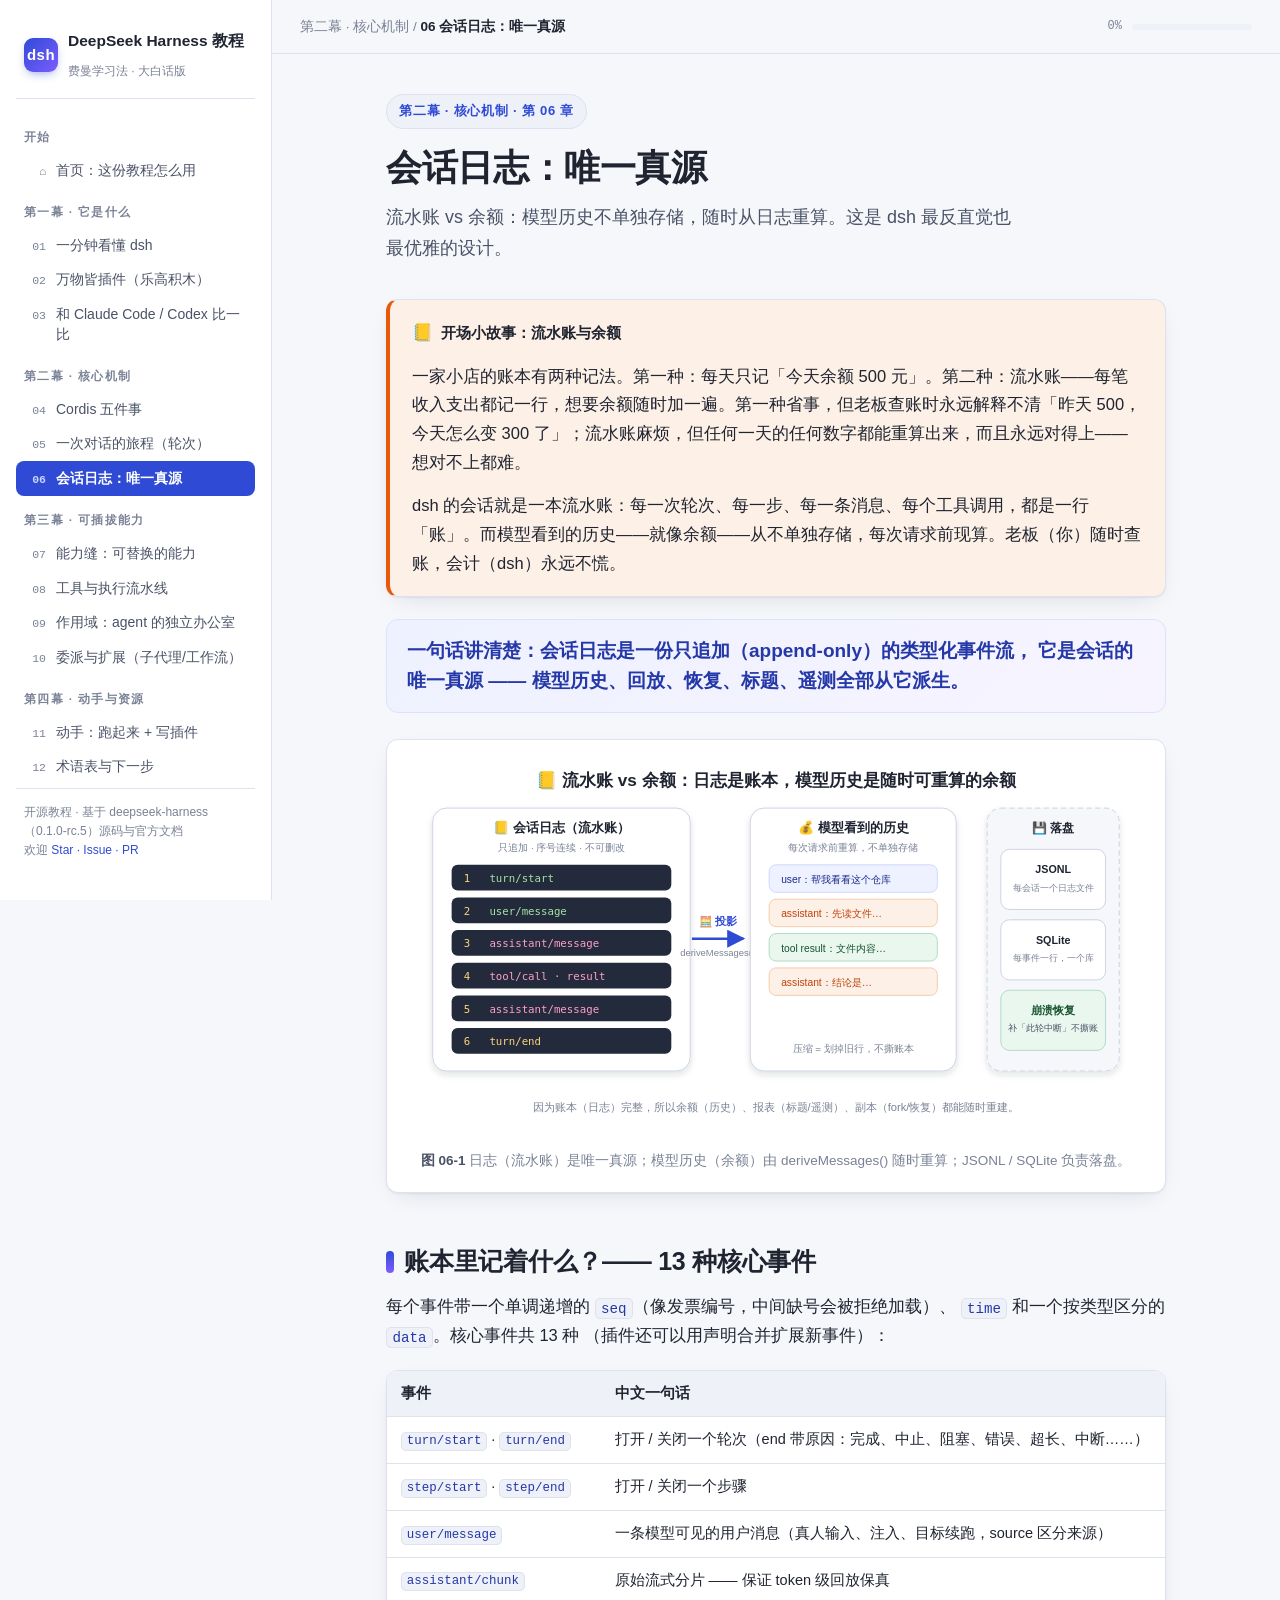
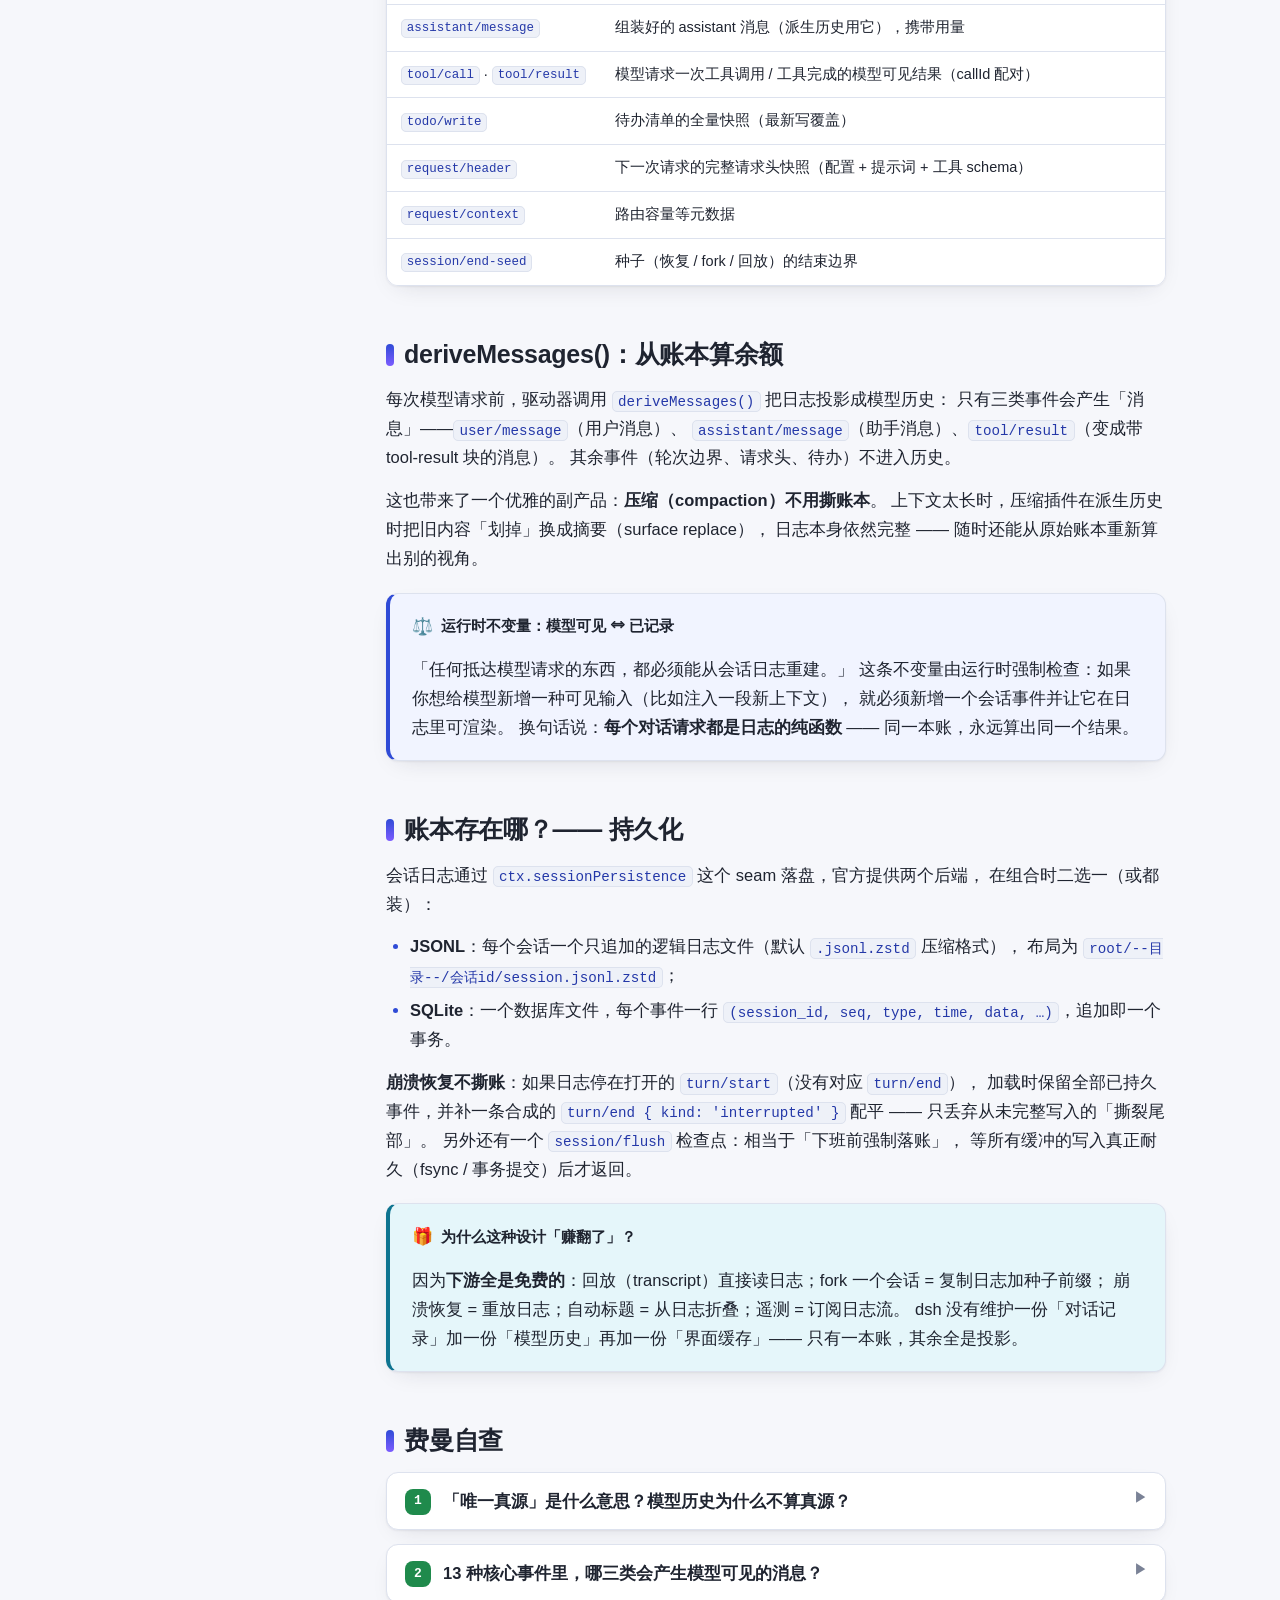
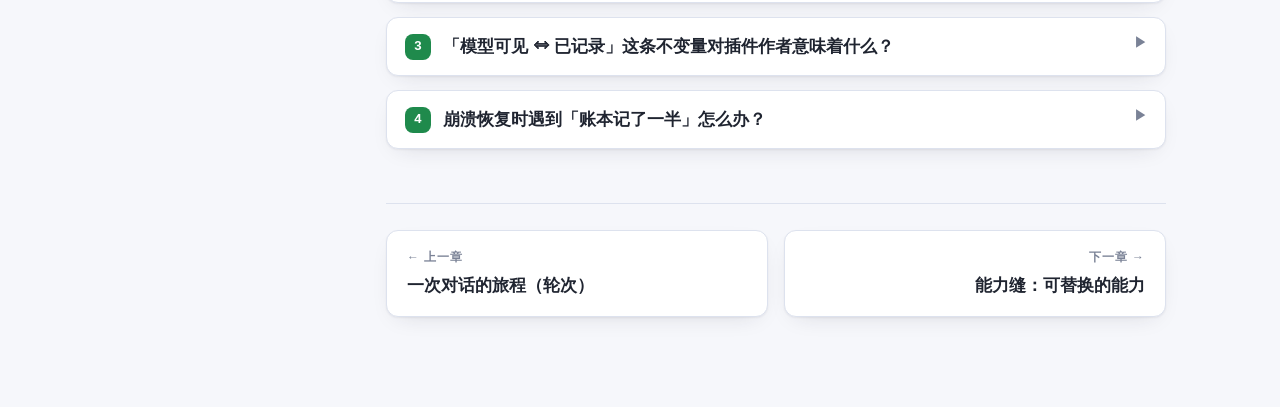
<file: chapters/06-session-log.html>
<!DOCTYPE html>
<html lang="zh-CN">
<head>
<meta charset="UTF-8">
<meta name="viewport" content="width=device-width, initial-scale=1.0">
<meta name="description" content="会话日志：唯一真源。DeepSeek Harness 的事件溯源设计与持久化。">
<title>06 会话日志：唯一真源 · DeepSeek Harness 通俗教程</title>
<link rel="icon" href="../assets/img/favicon.svg">
<link rel="stylesheet" href="../assets/css/style.css">
</head>
<body>

<div class="layout">

  <aside class="sidebar" id="sidebar">
    <a class="brand" href="../index.html">
      <span class="logo">dsh</span>
      <span>
        <span class="title">DeepSeek Harness 教程</span><br>
        <span class="subtitle">费曼学习法 · 大白话版</span>
      </span>
    </a>
            <nav class="nav">
      <div class="nav-label">开始</div>
      <a class="nav-link" href="../index.html"><span class="no">⌂</span><span>首页：这份教程怎么用</span></a>
      <div class="nav-label">第一幕 · 它是什么</div>
      <a class="nav-link" href="01-what-is-dsh.html"><span class="no">01</span><span>一分钟看懂 dsh</span></a>
      <a class="nav-link" href="02-plugins.html"><span class="no">02</span><span>万物皆插件（乐高积木）</span></a>
      <a class="nav-link" href="03-vs-claude-codex.html"><span class="no">03</span><span>和 Claude Code / Codex 比一比</span></a>
      <div class="nav-label">第二幕 · 核心机制</div>
      <a class="nav-link" href="04-cordis-five.html"><span class="no">04</span><span>Cordis 五件事</span></a>
      <a class="nav-link" href="05-turn.html"><span class="no">05</span><span>一次对话的旅程（轮次）</span></a>
      <a class="nav-link active" href="06-session-log.html"><span class="no">06</span><span>会话日志：唯一真源</span></a>
      <div class="nav-label">第三幕 · 可插拔能力</div>
      <a class="nav-link" href="07-seam.html"><span class="no">07</span><span>能力缝：可替换的能力</span></a>
      <a class="nav-link" href="08-tools.html"><span class="no">08</span><span>工具与执行流水线</span></a>
      <a class="nav-link" href="09-scope.html"><span class="no">09</span><span>作用域：agent 的独立办公室</span></a>
      <a class="nav-link" href="10-delegation.html"><span class="no">10</span><span>委派与扩展（子代理/工作流）</span></a>
      <div class="nav-label">第四幕 · 动手与资源</div>
      <a class="nav-link" href="11-hands-on.html"><span class="no">11</span><span>动手：跑起来 + 写插件</span></a>
      <a class="nav-link" href="12-next.html"><span class="no">12</span><span>术语表与下一步</span></a>
    </nav>
    <div class="side-foot">
      开源教程 · 基于 deepseek-harness（0.1.0-rc.5）源码与官方文档<br>
      欢迎 <a href="https://github.com/Hubert-hwk/dsh-for-humans">Star · Issue · PR</a>
    </div>
  </aside>

  <div class="main">
    <header class="topbar">
      <button class="menu-btn" id="menuBtn" aria-label="打开导航">☰</button>
            <div class="crumbs">第二幕 · 核心机制 / <b>06 会话日志：唯一真源</b></div>
      <div class="progress"><span id="progressText">0%</span><span class="bar"><i id="progressBar"></i></span></div>
    </header>

    <article class="content">

      <div class="ch-head">
        <div class="kicker">第二幕 · 核心机制 · 第 06 章</div>
        <h1>会话日志：唯一真源</h1>
        <p class="lede">流水账 vs 余额：模型历史不单独存储，随时从日志重算。这是 dsh 最反直觉也最优雅的设计。</p>
      </div>


      <div class="card analogy">
        <div class="card-title"><span class="ic">📒</span>开场小故事：流水账与余额</div>
                <p>
          一家小店的账本有两种记法。第一种：每天只记「今天余额 500 元」。第二种：流水账——每笔收入支出都记一行，想要余额随时加一遍。第一种省事，但老板查账时永远解释不清「昨天 500，今天怎么变 300 了」；流水账麻烦，但任何一天的任何数字都能重算出来，而且永远对得上——想对不上都难。
        </p>
        <p style="margin-bottom:0">
          dsh 的会话就是一本流水账：每一次轮次、每一步、每一条消息、每个工具调用，都是一行「账」。而模型看到的历史——就像余额——从不单独存储，每次请求前现算。老板（你）随时查账，会计（dsh）永远不慌。
        </p>

      </div>

      <div class="oneliner">
        一句话讲清楚：会话日志是一份<b>只追加（append-only）</b>的类型化事件流，
        它是会话的<b>唯一真源</b> —— 模型历史、回放、恢复、标题、遥测全部从它派生。
      </div>

      <figure class="fig">
        <img src="../assets/img/fig-session-log.svg" alt="会话日志与派生历史的关系：流水账 vs 余额">
        <figcaption><b>图 06-1</b> 日志（流水账）是唯一真源；模型历史（余额）由 deriveMessages() 随时重算；JSONL / SQLite 负责落盘。</figcaption>
      </figure>

      <h2>账本里记着什么？—— 13 种核心事件</h2>
      <p>
        每个事件带一个单调递增的 <code>seq</code>（像发票编号，中间缺号会被拒绝加载）、
        <code>time</code> 和一个按类型区分的 <code>data</code>。核心事件共 13 种
        （插件还可以用声明合并扩展新事件）：
      </p>
      <div class="table-wrap">
        <table>
          <thead><tr><th>事件</th><th>中文一句话</th></tr></thead>
          <tbody>
            <tr><td><code>turn/start</code> · <code>turn/end</code></td><td>打开 / 关闭一个轮次（end 带原因：完成、中止、阻塞、错误、超长、中断……）</td></tr>
            <tr><td><code>step/start</code> · <code>step/end</code></td><td>打开 / 关闭一个步骤</td></tr>
            <tr><td><code>user/message</code></td><td>一条模型可见的用户消息（真人输入、注入、目标续跑，source 区分来源）</td></tr>
            <tr><td><code>assistant/chunk</code></td><td>原始流式分片 —— 保证 token 级回放保真</td></tr>
            <tr><td><code>assistant/message</code></td><td>组装好的 assistant 消息（派生历史用它），携带用量</td></tr>
            <tr><td><code>tool/call</code> · <code>tool/result</code></td><td>模型请求一次工具调用 / 工具完成的模型可见结果（callId 配对）</td></tr>
            <tr><td><code>todo/write</code></td><td>待办清单的全量快照（最新写覆盖）</td></tr>
            <tr><td><code>request/header</code></td><td>下一次请求的完整请求头快照（配置 + 提示词 + 工具 schema）</td></tr>
            <tr><td><code>request/context</code></td><td>路由容量等元数据</td></tr>
            <tr><td><code>session/end-seed</code></td><td>种子（恢复 / fork / 回放）的结束边界</td></tr>
          </tbody>
        </table>
      </div>

      <h2>deriveMessages()：从账本算余额</h2>
      <p>
        每次模型请求前，驱动器调用 <code>deriveMessages()</code> 把日志投影成模型历史：
        只有三类事件会产生「消息」——<code>user/message</code>（用户消息）、
        <code>assistant/message</code>（助手消息）、<code>tool/result</code>（变成带 tool-result 块的消息）。
        其余事件（轮次边界、请求头、待办）不进入历史。
      </p>
      <p>
        这也带来了一个优雅的副产品：<b>压缩（compaction）不用撕账本</b>。
        上下文太长时，压缩插件在派生历史时把旧内容「划掉」换成摘要（surface replace），
        日志本身依然完整 —— 随时还能从原始账本重新算出别的视角。
      </p>

      <div class="card termbox">
        <div class="card-title"><span class="ic">⚖️</span>运行时不变量：模型可见 ⟺ 已记录</div>
        <p style="margin-bottom:0">
          「任何抵达模型请求的东西，都必须能从会话日志重建。」
          这条不变量由运行时强制检查：如果你想给模型新增一种可见输入（比如注入一段新上下文），
          就必须新增一个会话事件并让它在日志里可渲染。
          换句话说：<b>每个对话请求都是日志的纯函数</b> —— 同一本账，永远算出同一个结果。
        </p>
      </div>

      <h2>账本存在哪？—— 持久化</h2>
      <p>
        会话日志通过 <code>ctx.sessionPersistence</code> 这个 seam 落盘，官方提供两个后端，
        在组合时二选一（或都装）：
      </p>
      <ul>
        <li><b>JSONL</b>：每个会话一个只追加的逻辑日志文件（默认 <code>.jsonl.zstd</code> 压缩格式），
          布局为 <code>root/--目录--/会话id/session.jsonl.zstd</code>；</li>
        <li><b>SQLite</b>：一个数据库文件，每个事件一行
          <code>(session_id, seq, type, time, data, …)</code>，追加即一个事务。</li>
      </ul>
      <p>
        <b>崩溃恢复不撕账</b>：如果日志停在打开的 <code>turn/start</code>（没有对应 <code>turn/end</code>），
        加载时保留全部已持久事件，并补一条合成的 <code>turn/end { kind: 'interrupted' }</code> 配平 ——
        只丢弃从未完整写入的「撕裂尾部」。
        另外还有一个 <code>session/flush</code> 检查点：相当于「下班前强制落账」，
        等所有缓冲的写入真正耐久（fsync / 事务提交）后才返回。
      </p>

      <div class="card notebox">
        <div class="card-title"><span class="ic">🎁</span>为什么这种设计「赚翻了」？</div>
        <p style="margin-bottom:0">
          因为<b>下游全是免费的</b>：回放（transcript）直接读日志；fork 一个会话 = 复制日志加种子前缀；
          崩溃恢复 = 重放日志；自动标题 = 从日志折叠；遥测 = 订阅日志流。
          dsh 没有维护一份「对话记录」加一份「模型历史」再加一份「界面缓存」—— 只有一本账，其余全是投影。
        </p>
      </div>

      <h2>费曼自查</h2>

      <div class="quiz-item">
        <div class="q"><span class="qn">1</span><span>「唯一真源」是什么意思？模型历史为什么不算真源？</span><span class="q-arrow">▶</span></div>
        <div class="a">参考：唯一真源 = 只有会话日志这一份权威数据。模型历史只是它的投影（派生结果），不单独存储 —— 每次请求前用 deriveMessages() 从日志现算，保证永远一致、可重建。</div>
      </div>
      <div class="quiz-item">
        <div class="q"><span class="qn">2</span><span>13 种核心事件里，哪三类会产生模型可见的消息？</span><span class="q-arrow">▶</span></div>
        <div class="a">参考：user/message（用户消息）、assistant/message（助手消息）、tool/result（变成带工具结果块的消息）。turn/step 边界、request/header、todo 等不进入派生历史。</div>
      </div>
      <div class="quiz-item">
        <div class="q"><span class="qn">3</span><span>「模型可见 ⟺ 已记录」这条不变量对插件作者意味着什么？</span><span class="q-arrow">▶</span></div>
        <div class="a">参考：给模型新增任何可见输入，都必须同步新增一个会话事件并可从日志渲染，否则运行时检查会拒绝。它保证了「同一本账总能算出同一个对话」。</div>
      </div>
      <div class="quiz-item">
        <div class="q"><span class="qn">4</span><span>崩溃恢复时遇到「账本记了一半」怎么办？</span><span class="q-arrow">▶</span></div>
        <div class="a">参考：保留全部已持久事件，丢弃从未完整写入的撕裂尾部，并补一条合成的 turn/end（kind: interrupted）配平 —— 不撕掉已记账的部分。</div>
      </div>

      <nav class="ch-nav">
        <a href="05-turn.html"><div class="dir">← 上一章</div><div class="ttl">一次对话的旅程（轮次）</div></a>
        <a class="next" href="07-seam.html"><div class="dir">下一章 →</div><div class="ttl">能力缝：可替换的能力</div></a>
      </nav>

    </article>
  </div>
</div>

<script src="../assets/js/main.js"></script>
</body>
</html>
</file>
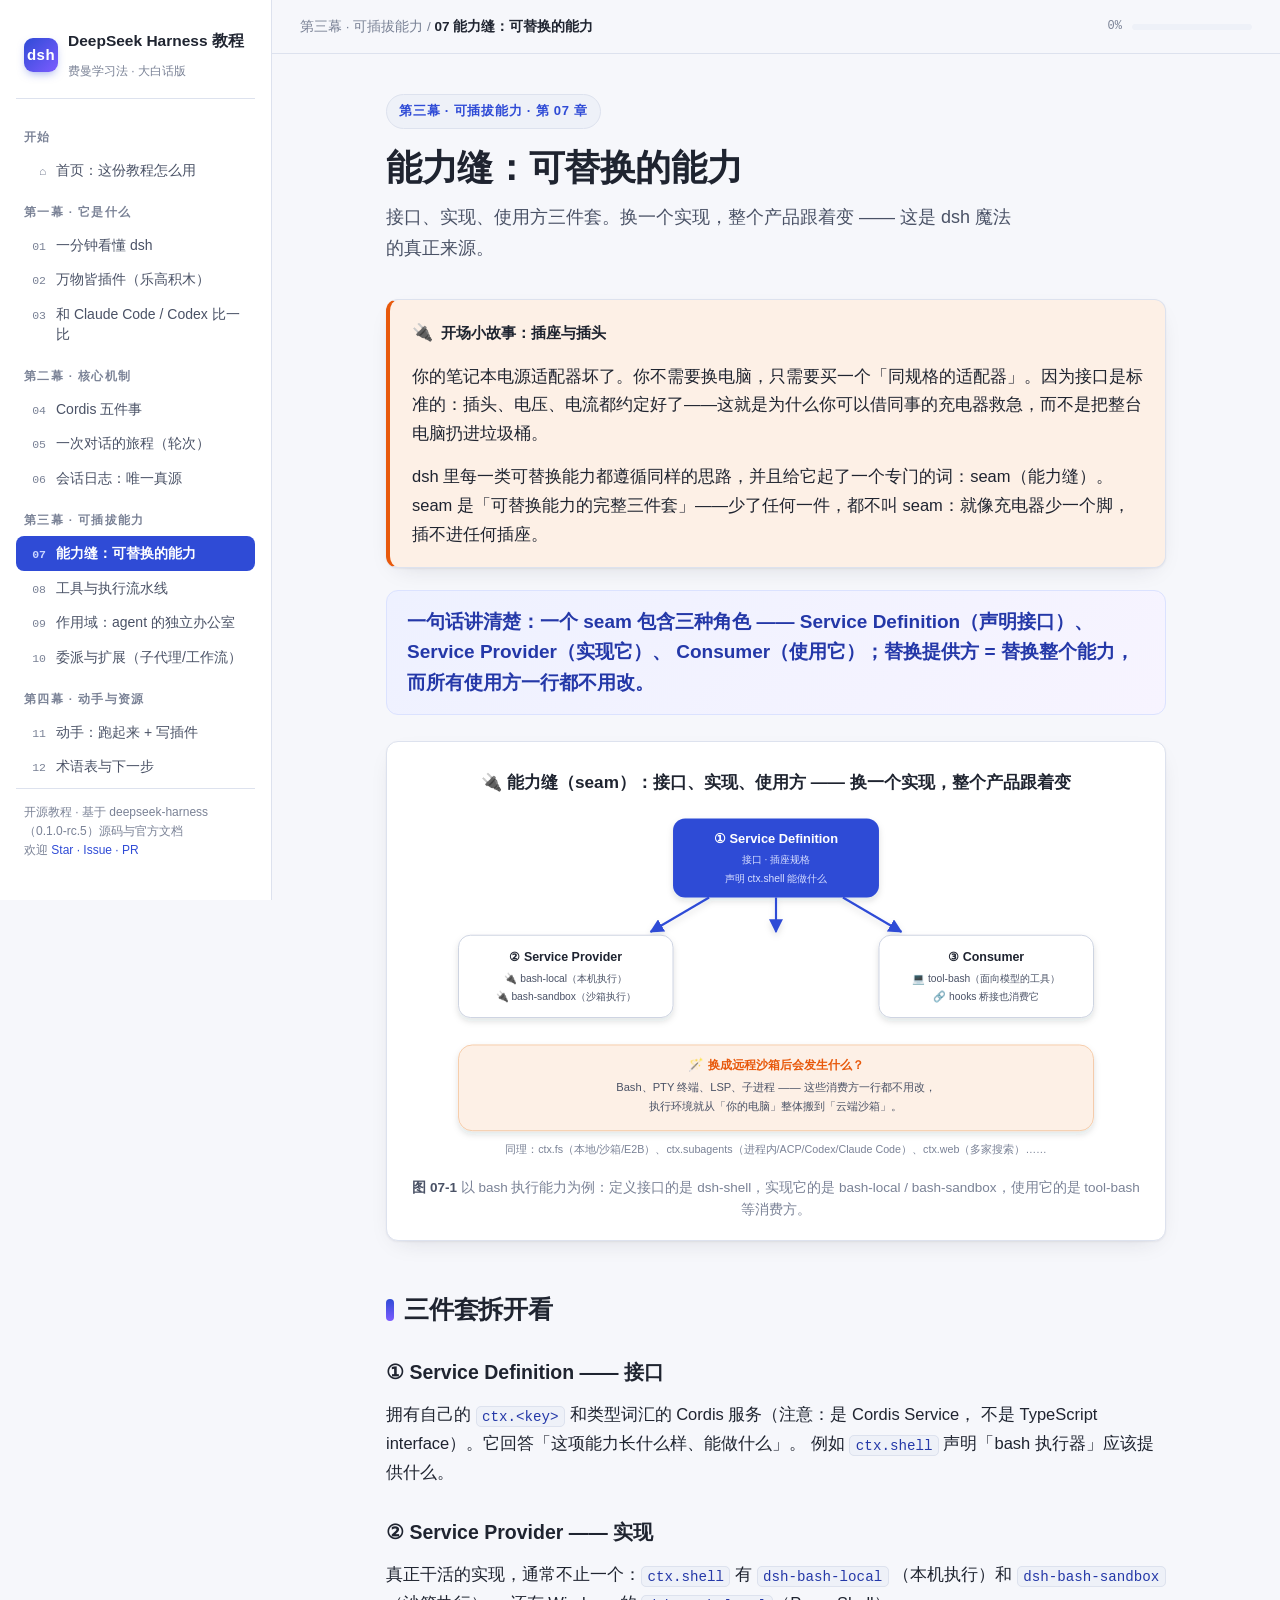
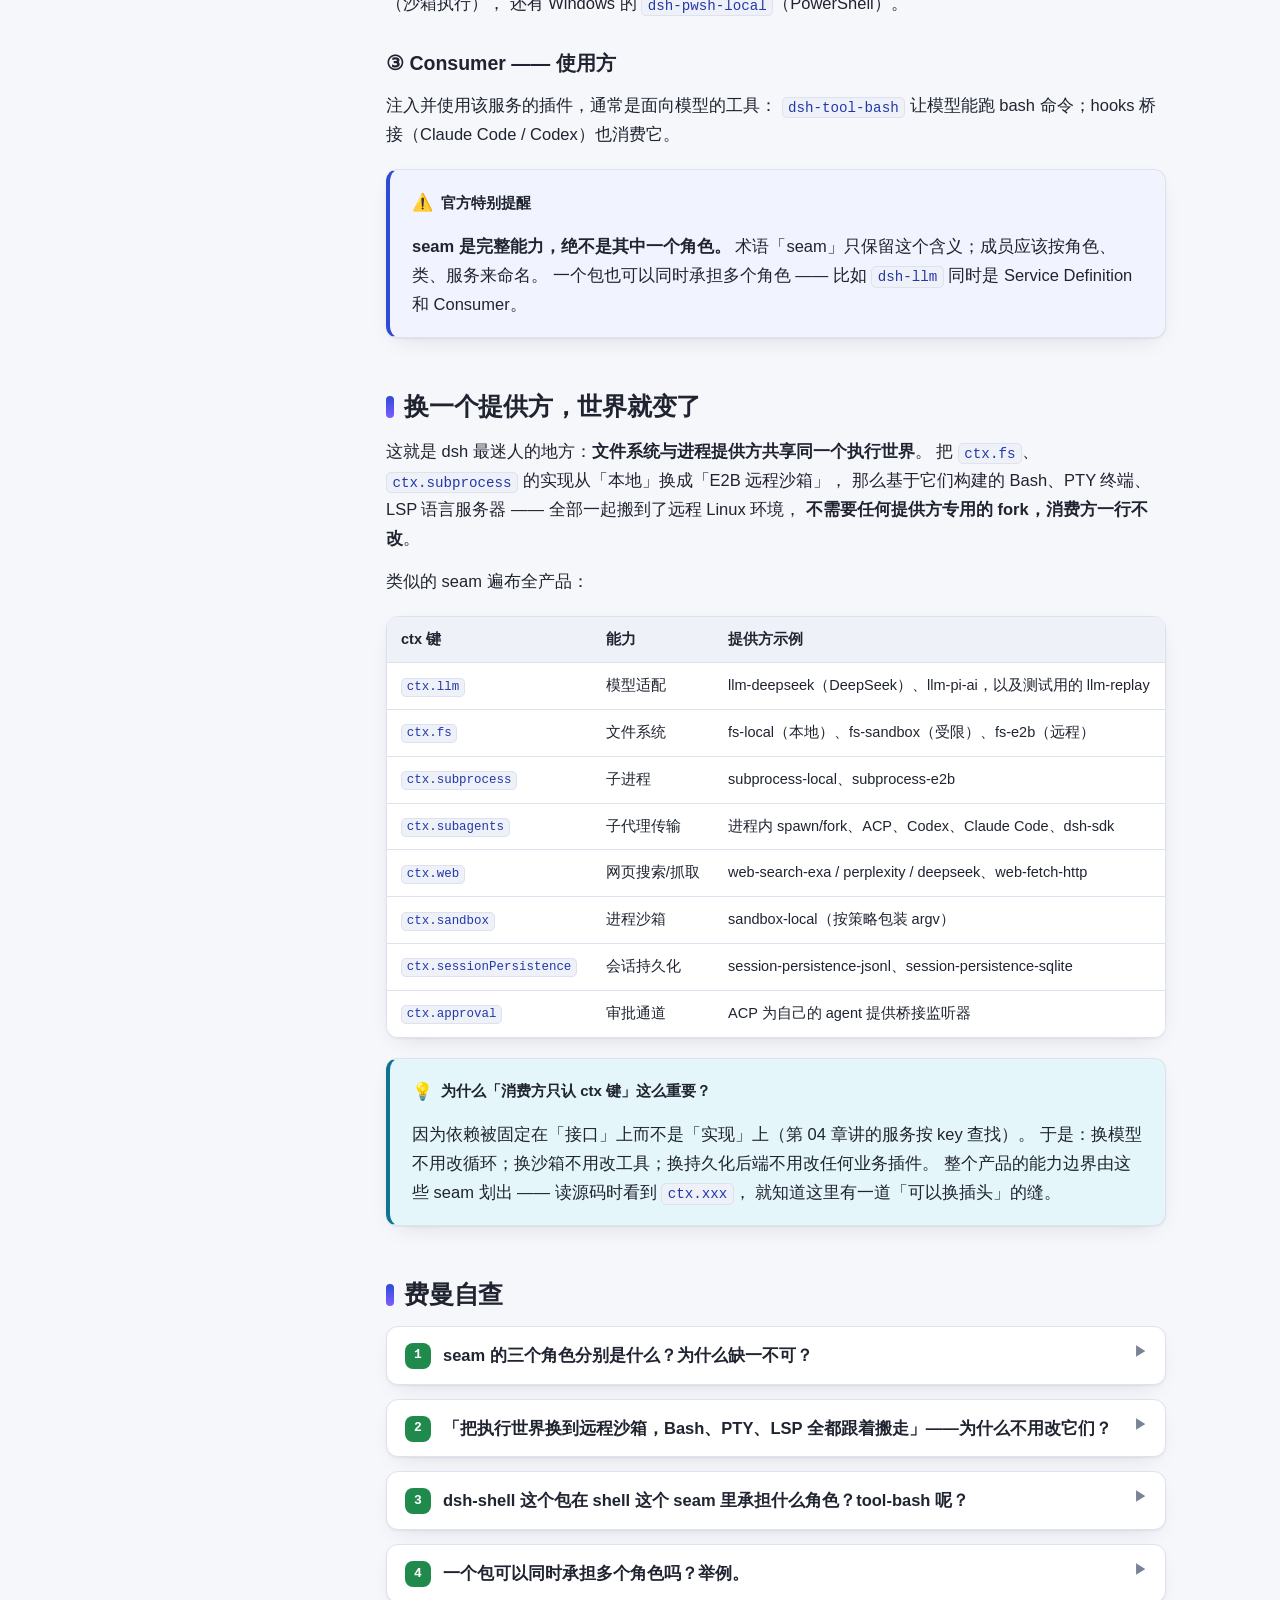
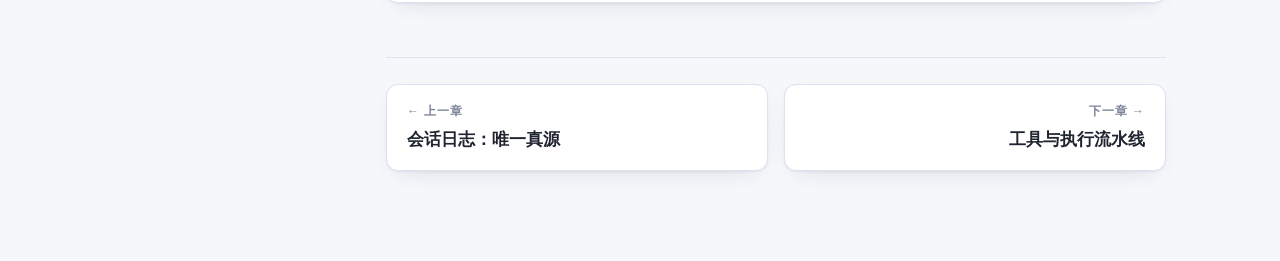
<file: chapters/07-seam.html>
<!DOCTYPE html>
<html lang="zh-CN">
<head>
<meta charset="UTF-8">
<meta name="viewport" content="width=device-width, initial-scale=1.0">
<meta name="description" content="能力缝：DeepSeek Harness 中接口、实现、使用方三角色的可替换能力设计。">
<title>07 能力缝：可替换的能力 · DeepSeek Harness 通俗教程</title>
<link rel="icon" href="../assets/img/favicon.svg">
<link rel="stylesheet" href="../assets/css/style.css">
</head>
<body>

<div class="layout">

  <aside class="sidebar" id="sidebar">
    <a class="brand" href="../index.html">
      <span class="logo">dsh</span>
      <span>
        <span class="title">DeepSeek Harness 教程</span><br>
        <span class="subtitle">费曼学习法 · 大白话版</span>
      </span>
    </a>
            <nav class="nav">
      <div class="nav-label">开始</div>
      <a class="nav-link" href="../index.html"><span class="no">⌂</span><span>首页：这份教程怎么用</span></a>
      <div class="nav-label">第一幕 · 它是什么</div>
      <a class="nav-link" href="01-what-is-dsh.html"><span class="no">01</span><span>一分钟看懂 dsh</span></a>
      <a class="nav-link" href="02-plugins.html"><span class="no">02</span><span>万物皆插件（乐高积木）</span></a>
      <a class="nav-link" href="03-vs-claude-codex.html"><span class="no">03</span><span>和 Claude Code / Codex 比一比</span></a>
      <div class="nav-label">第二幕 · 核心机制</div>
      <a class="nav-link" href="04-cordis-five.html"><span class="no">04</span><span>Cordis 五件事</span></a>
      <a class="nav-link" href="05-turn.html"><span class="no">05</span><span>一次对话的旅程（轮次）</span></a>
      <a class="nav-link" href="06-session-log.html"><span class="no">06</span><span>会话日志：唯一真源</span></a>
      <div class="nav-label">第三幕 · 可插拔能力</div>
      <a class="nav-link active" href="07-seam.html"><span class="no">07</span><span>能力缝：可替换的能力</span></a>
      <a class="nav-link" href="08-tools.html"><span class="no">08</span><span>工具与执行流水线</span></a>
      <a class="nav-link" href="09-scope.html"><span class="no">09</span><span>作用域：agent 的独立办公室</span></a>
      <a class="nav-link" href="10-delegation.html"><span class="no">10</span><span>委派与扩展（子代理/工作流）</span></a>
      <div class="nav-label">第四幕 · 动手与资源</div>
      <a class="nav-link" href="11-hands-on.html"><span class="no">11</span><span>动手：跑起来 + 写插件</span></a>
      <a class="nav-link" href="12-next.html"><span class="no">12</span><span>术语表与下一步</span></a>
    </nav>
    <div class="side-foot">
      开源教程 · 基于 deepseek-harness（0.1.0-rc.5）源码与官方文档<br>
      欢迎 <a href="https://github.com/Hubert-hwk/dsh-for-humans">Star · Issue · PR</a>
    </div>
  </aside>

  <div class="main">
    <header class="topbar">
      <button class="menu-btn" id="menuBtn" aria-label="打开导航">☰</button>
            <div class="crumbs">第三幕 · 可插拔能力 / <b>07 能力缝：可替换的能力</b></div>
      <div class="progress"><span id="progressText">0%</span><span class="bar"><i id="progressBar"></i></span></div>
    </header>

    <article class="content">

      <div class="ch-head">
        <div class="kicker">第三幕 · 可插拔能力 · 第 07 章</div>
        <h1>能力缝：可替换的能力</h1>
        <p class="lede">接口、实现、使用方三件套。换一个实现，整个产品跟着变 —— 这是 dsh 魔法的真正来源。</p>
      </div>


      <div class="card analogy">
        <div class="card-title"><span class="ic">🔌</span>开场小故事：插座与插头</div>
                <p>
          你的笔记本电源适配器坏了。你不需要换电脑，只需要买一个「同规格的适配器」。因为接口是标准的：插头、电压、电流都约定好了——这就是为什么你可以借同事的充电器救急，而不是把整台电脑扔进垃圾桶。
        </p>
        <p style="margin-bottom:0">
          dsh 里每一类可替换能力都遵循同样的思路，并且给它起了一个专门的词：seam（能力缝）。seam 是「可替换能力的完整三件套」——少了任何一件，都不叫 seam：就像充电器少一个脚，插不进任何插座。
        </p>

      </div>

      <div class="oneliner">
        一句话讲清楚：一个 <b>seam</b> 包含三种角色 ——
        <b>Service Definition</b>（声明接口）、<b>Service Provider</b>（实现它）、
        <b>Consumer</b>（使用它）；<b>替换提供方 = 替换整个能力</b>，而所有使用方一行都不用改。
      </div>

      <figure class="fig">
        <img src="../assets/img/fig-seam.svg" alt="能力缝三角色：接口、实现、使用方">
        <figcaption><b>图 07-1</b> 以 bash 执行能力为例：定义接口的是 dsh-shell，实现它的是 bash-local / bash-sandbox，使用它的是 tool-bash 等消费方。</figcaption>
      </figure>

      <h2>三件套拆开看</h2>

      <h3>① Service Definition —— 接口</h3>
      <p>
        拥有自己的 <code>ctx.&lt;key&gt;</code> 和类型词汇的 Cordis 服务（注意：是 Cordis Service，
        不是 TypeScript interface）。它回答「这项能力长什么样、能做什么」。
        例如 <code>ctx.shell</code> 声明「bash 执行器」应该提供什么。
      </p>

      <h3>② Service Provider —— 实现</h3>
      <p>
        真正干活的实现，通常不止一个：<code>ctx.shell</code> 有 <code>dsh-bash-local</code>
        （本机执行）和 <code>dsh-bash-sandbox</code>（沙箱执行），
        还有 Windows 的 <code>dsh-pwsh-local</code>（PowerShell）。
      </p>

      <h3>③ Consumer —— 使用方</h3>
      <p>
        注入并使用该服务的插件，通常是面向模型的工具：
        <code>dsh-tool-bash</code> 让模型能跑 bash 命令；hooks 桥接（Claude Code / Codex）也消费它。
      </p>

      <div class="card termbox">
        <div class="card-title"><span class="ic">⚠️</span>官方特别提醒</div>
        <p style="margin-bottom:0">
          <b>seam 是完整能力，绝不是其中一个角色。</b>
          术语「seam」只保留这个含义；成员应该按角色、类、服务来命名。
          一个包也可以同时承担多个角色 —— 比如 <code>dsh-llm</code> 同时是 Service Definition 和 Consumer。
        </p>
      </div>

      <h2>换一个提供方，世界就变了</h2>
      <p>
        这就是 dsh 最迷人的地方：<b>文件系统与进程提供方共享同一个执行世界</b>。
        把 <code>ctx.fs</code>、<code>ctx.subprocess</code> 的实现从「本地」换成「E2B 远程沙箱」，
        那么基于它们构建的 Bash、PTY 终端、LSP 语言服务器 —— 全部一起搬到了远程 Linux 环境，
        <b>不需要任何提供方专用的 fork，消费方一行不改</b>。
      </p>
      <p>
        类似的 seam 遍布全产品：
      </p>
      <div class="table-wrap">
        <table>
          <thead><tr><th>ctx 键</th><th>能力</th><th>提供方示例</th></tr></thead>
          <tbody>
            <tr><td><code>ctx.llm</code></td><td>模型适配</td><td>llm-deepseek（DeepSeek）、llm-pi-ai，以及测试用的 llm-replay</td></tr>
            <tr><td><code>ctx.fs</code></td><td>文件系统</td><td>fs-local（本地）、fs-sandbox（受限）、fs-e2b（远程）</td></tr>
            <tr><td><code>ctx.subprocess</code></td><td>子进程</td><td>subprocess-local、subprocess-e2b</td></tr>
            <tr><td><code>ctx.subagents</code></td><td>子代理传输</td><td>进程内 spawn/fork、ACP、Codex、Claude Code、dsh-sdk</td></tr>
            <tr><td><code>ctx.web</code></td><td>网页搜索/抓取</td><td>web-search-exa / perplexity / deepseek、web-fetch-http</td></tr>
            <tr><td><code>ctx.sandbox</code></td><td>进程沙箱</td><td>sandbox-local（按策略包装 argv）</td></tr>
            <tr><td><code>ctx.sessionPersistence</code></td><td>会话持久化</td><td>session-persistence-jsonl、session-persistence-sqlite</td></tr>
            <tr><td><code>ctx.approval</code></td><td>审批通道</td><td>ACP 为自己的 agent 提供桥接监听器</td></tr>
          </tbody>
        </table>
      </div>

      <div class="card notebox">
        <div class="card-title"><span class="ic">💡</span>为什么「消费方只认 ctx 键」这么重要？</div>
        <p style="margin-bottom:0">
          因为依赖被固定在「接口」上而不是「实现」上（第 04 章讲的服务按 key 查找）。
          于是：换模型不用改循环；换沙箱不用改工具；换持久化后端不用改任何业务插件。
          整个产品的能力边界由这些 seam 划出 —— 读源码时看到 <code>ctx.xxx</code>，
          就知道这里有一道「可以换插头」的缝。
        </p>
      </div>

      <h2>费曼自查</h2>

      <div class="quiz-item">
        <div class="q"><span class="qn">1</span><span>seam 的三个角色分别是什么？为什么缺一不可？</span><span class="q-arrow">▶</span></div>
        <div class="a">参考：Service Definition（接口）、Service Provider（实现）、Consumer（使用方）。缺了接口无法替换实现，缺了实现没人干活，缺了使用方能力没意义 —— seam 是完整能力，不是单一角色。</div>
      </div>
      <div class="quiz-item">
        <div class="q"><span class="qn">2</span><span>「把执行世界换到远程沙箱，Bash、PTY、LSP 全都跟着搬走」——为什么不用改它们？</span><span class="q-arrow">▶</span></div>
        <div class="a">参考：因为它们消费的是 ctx.fs / ctx.subprocess 这些接口，而不是某个具体实现。实现换成 E2B 后，所有基于它们的消费方自然运行在远程环境 —— 这就是「换提供方 = 换整个能力」。</div>
      </div>
      <div class="quiz-item">
        <div class="q"><span class="qn">3</span><span>dsh-shell 这个包在 shell 这个 seam 里承担什么角色？tool-bash 呢？</span><span class="q-arrow">▶</span></div>
        <div class="a">参考：dsh-shell 是 Service Definition（声明接口）；dsh-bash-local / dsh-bash-sandbox 是 Provider；dsh-tool-bash 是 Consumer（面向模型的工具）。</div>
      </div>
      <div class="quiz-item">
        <div class="q"><span class="qn">4</span><span>一个包可以同时承担多个角色吗？举例。</span><span class="q-arrow">▶</span></div>
        <div class="a">参考：可以。dsh-llm 同时是 Service Definition（声明 ctx.llm）和 Consumer（自己也会调用模型能力）。角色需要独立演进时才拆到不同包。</div>
      </div>

      <nav class="ch-nav">
        <a href="06-session-log.html"><div class="dir">← 上一章</div><div class="ttl">会话日志：唯一真源</div></a>
        <a class="next" href="08-tools.html"><div class="dir">下一章 →</div><div class="ttl">工具与执行流水线</div></a>
      </nav>

    </article>
  </div>
</div>

<script src="../assets/js/main.js"></script>
</body>
</html>
</file>
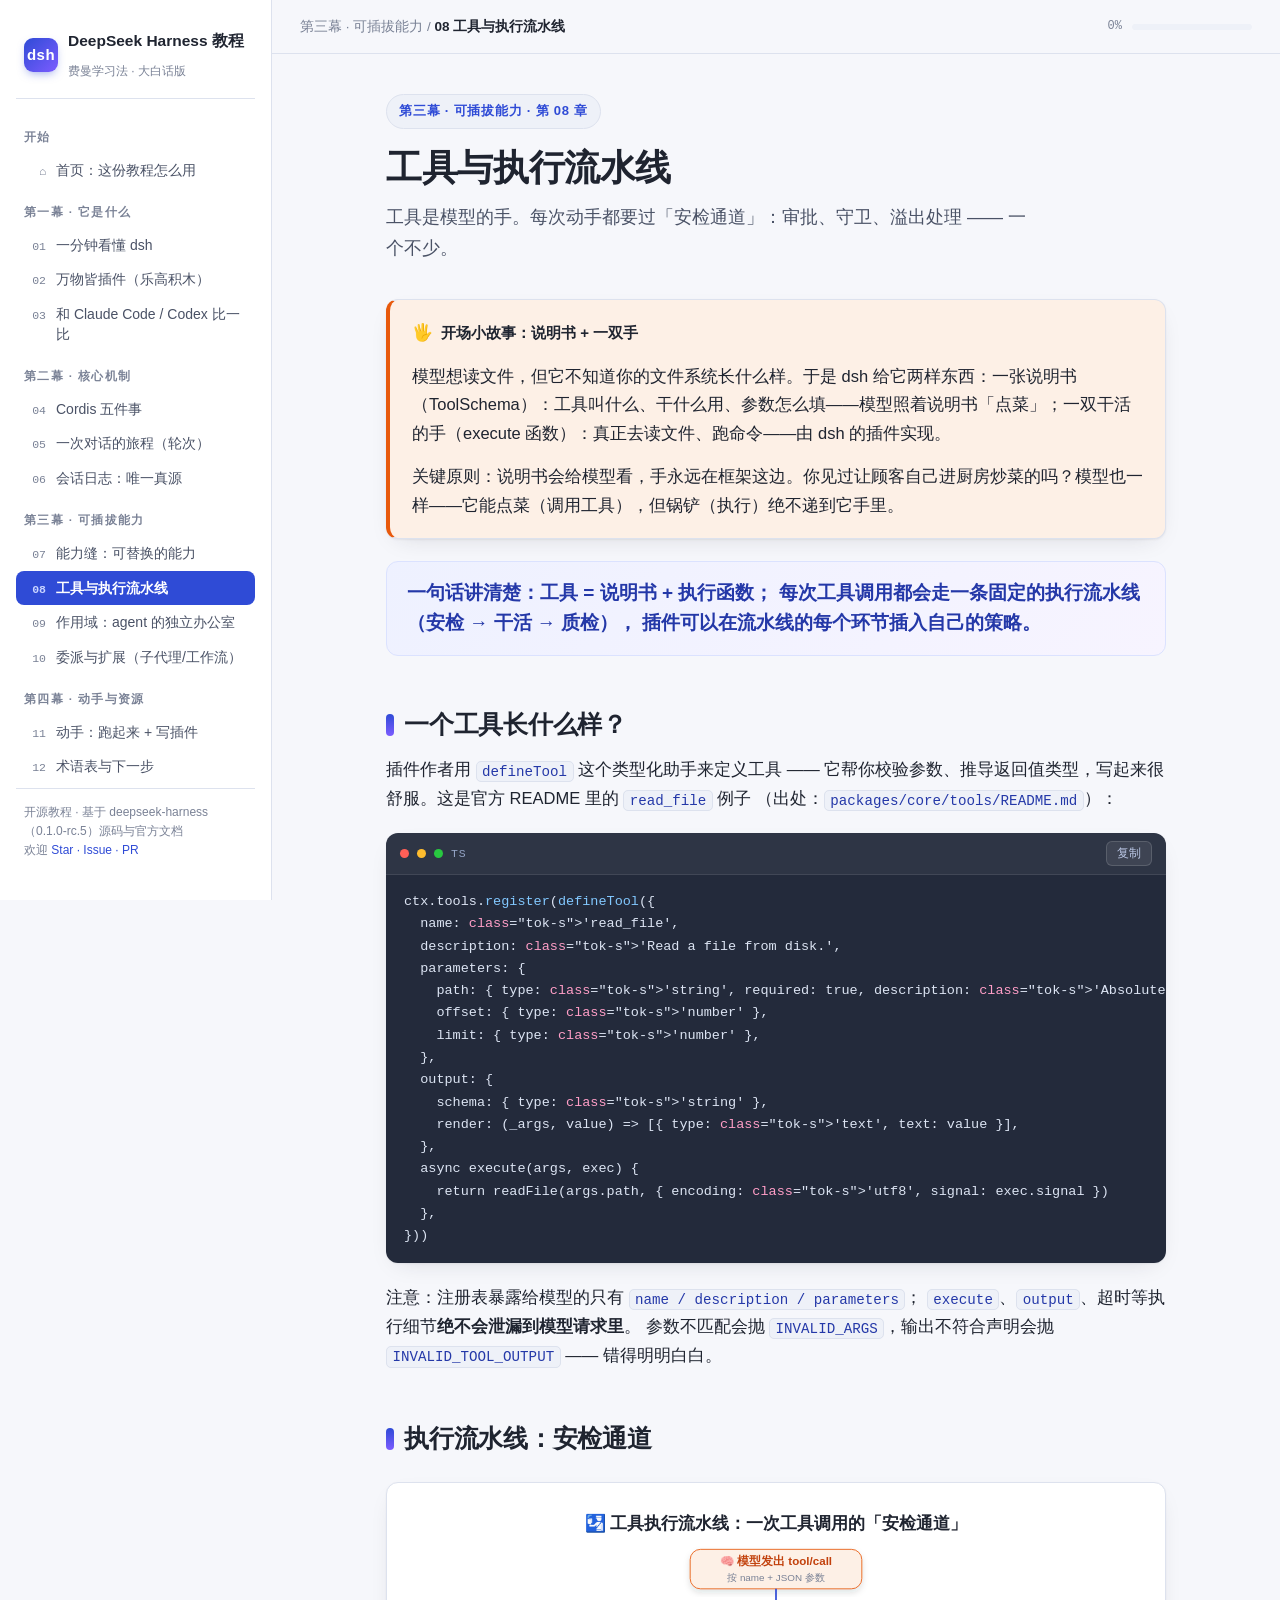
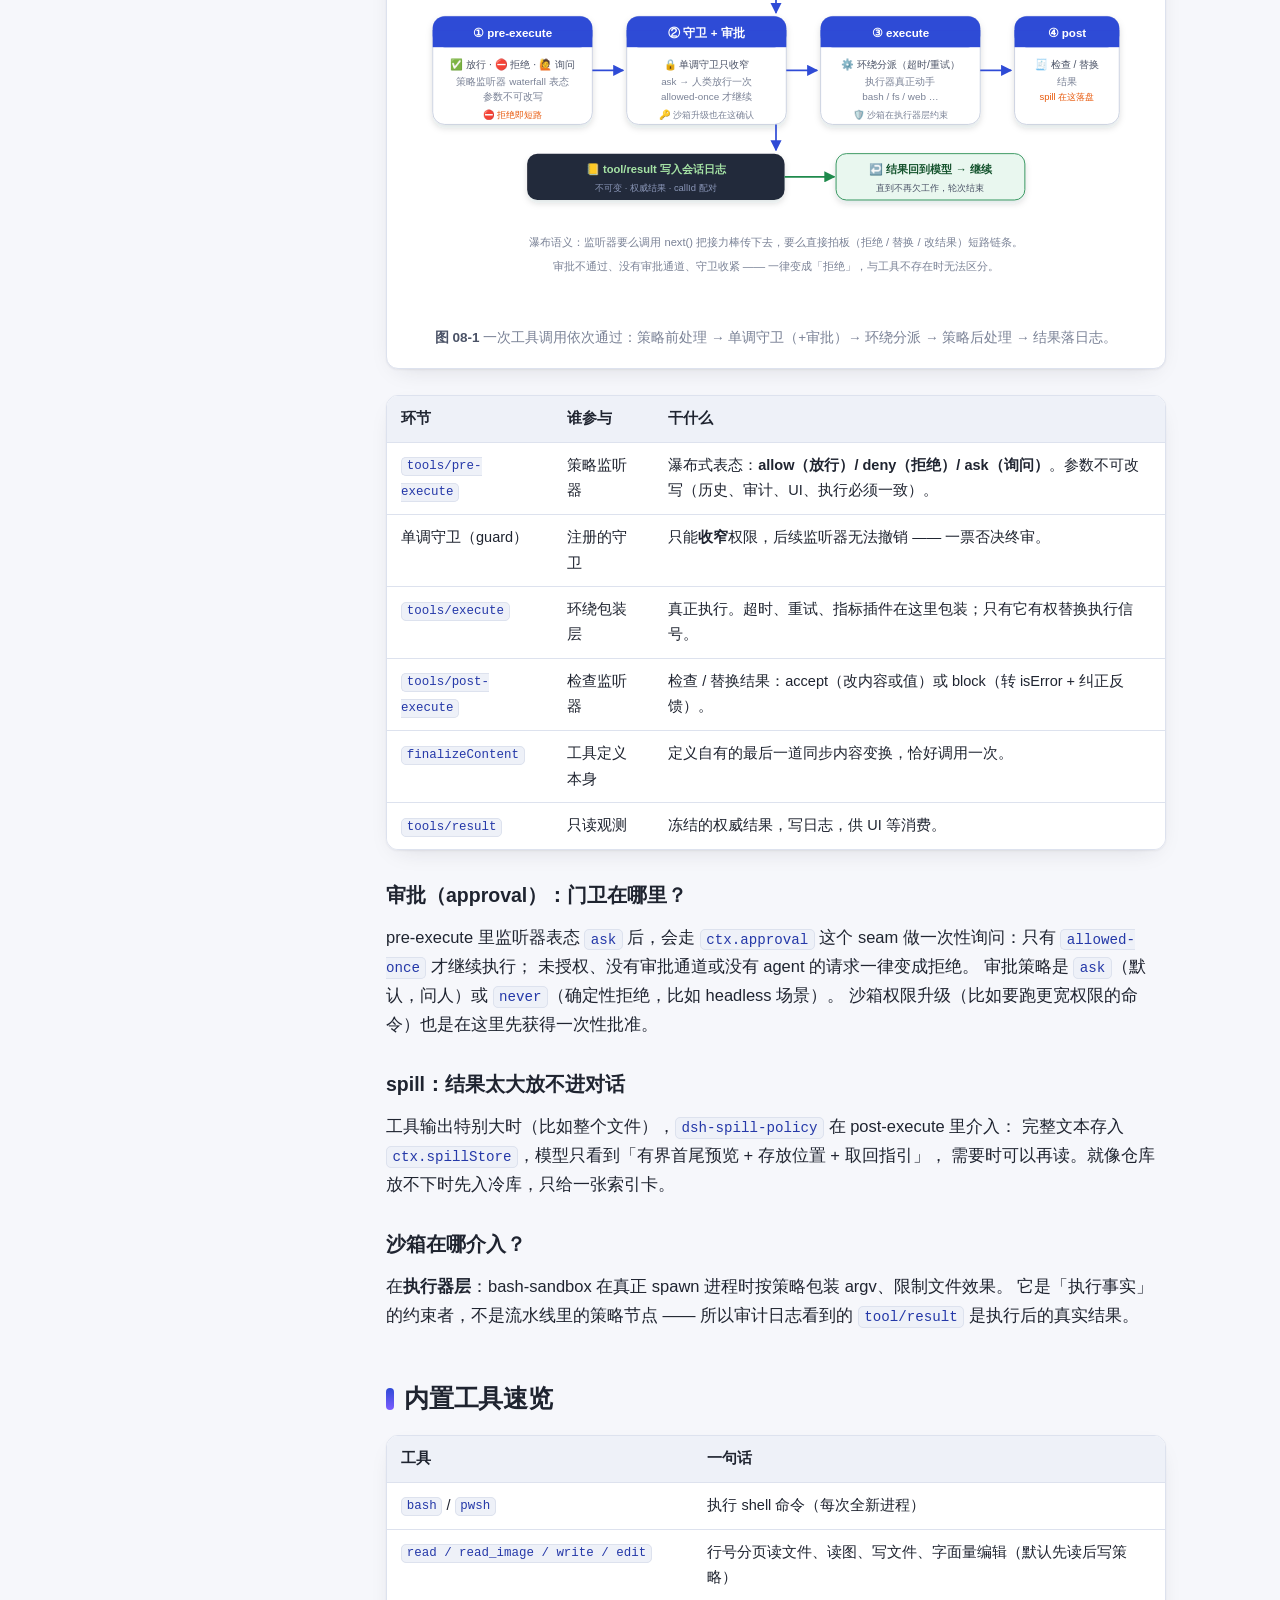
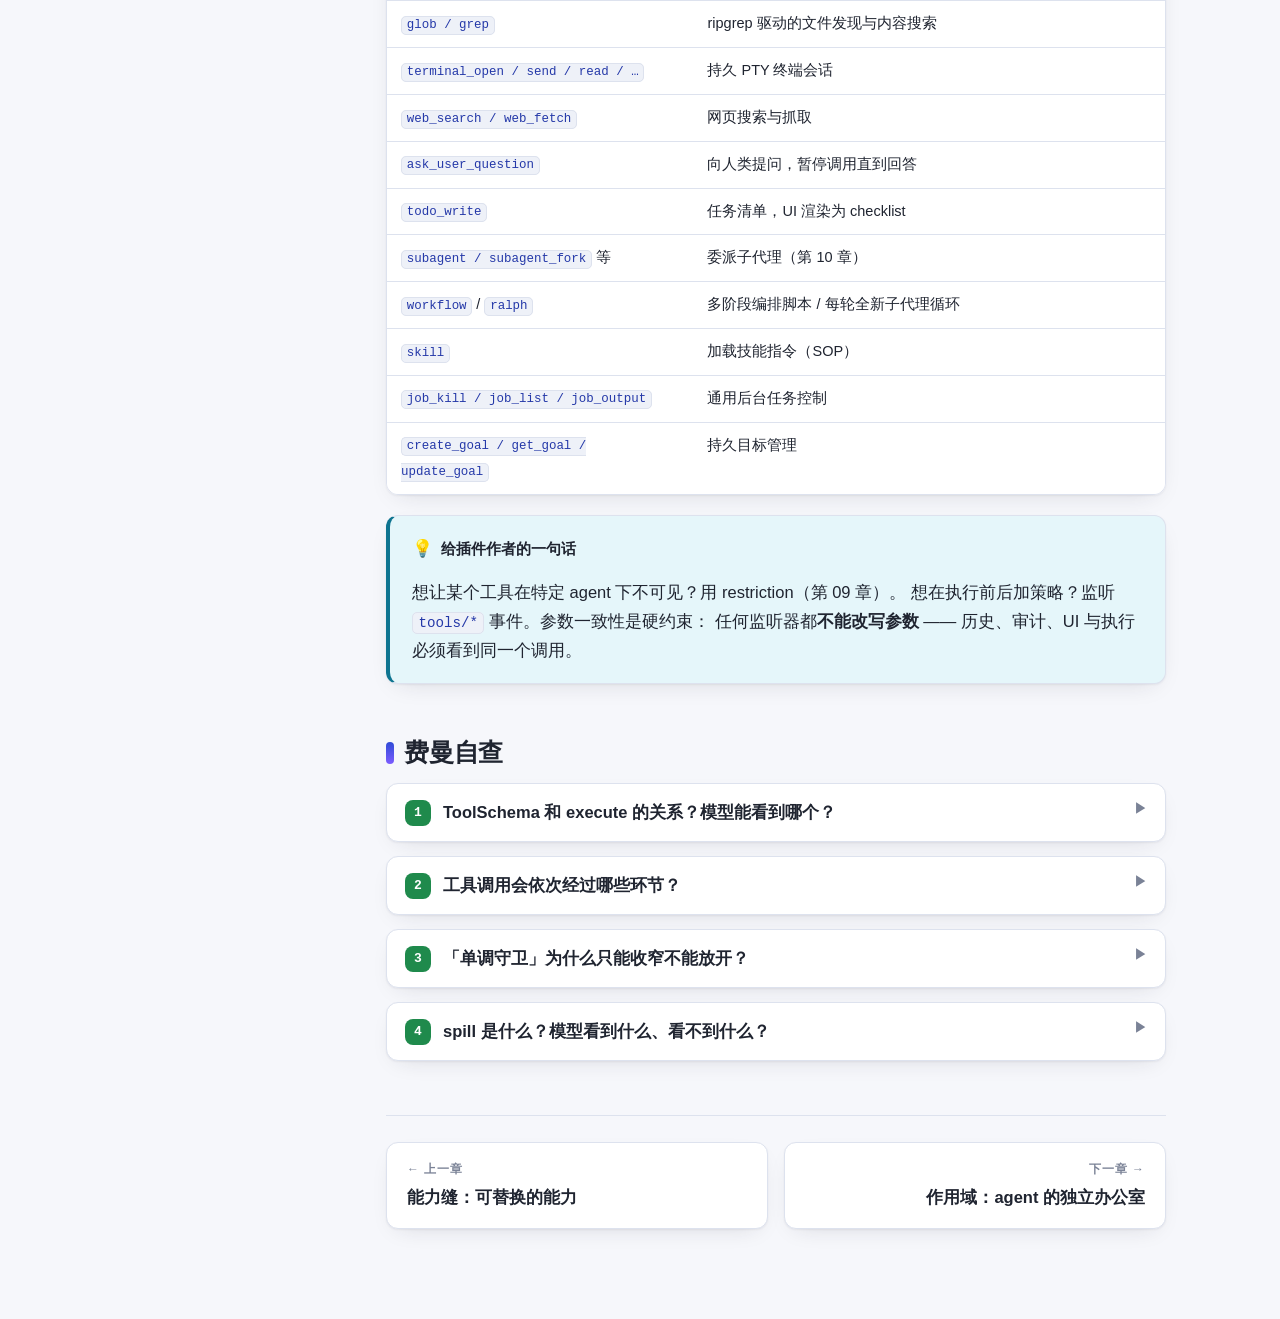
<file: chapters/08-tools.html>
<!DOCTYPE html>
<html lang="zh-CN">
<head>
<meta charset="UTF-8">
<meta name="viewport" content="width=device-width, initial-scale=1.0">
<meta name="description" content="工具与执行流水线：DeepSeek Harness 中模型的手、安检通道、审批与溢出处理。">
<title>08 工具与执行流水线 · DeepSeek Harness 通俗教程</title>
<link rel="icon" href="../assets/img/favicon.svg">
<link rel="stylesheet" href="../assets/css/style.css">
</head>
<body>

<div class="layout">

  <aside class="sidebar" id="sidebar">
    <a class="brand" href="../index.html">
      <span class="logo">dsh</span>
      <span>
        <span class="title">DeepSeek Harness 教程</span><br>
        <span class="subtitle">费曼学习法 · 大白话版</span>
      </span>
    </a>
            <nav class="nav">
      <div class="nav-label">开始</div>
      <a class="nav-link" href="../index.html"><span class="no">⌂</span><span>首页：这份教程怎么用</span></a>
      <div class="nav-label">第一幕 · 它是什么</div>
      <a class="nav-link" href="01-what-is-dsh.html"><span class="no">01</span><span>一分钟看懂 dsh</span></a>
      <a class="nav-link" href="02-plugins.html"><span class="no">02</span><span>万物皆插件（乐高积木）</span></a>
      <a class="nav-link" href="03-vs-claude-codex.html"><span class="no">03</span><span>和 Claude Code / Codex 比一比</span></a>
      <div class="nav-label">第二幕 · 核心机制</div>
      <a class="nav-link" href="04-cordis-five.html"><span class="no">04</span><span>Cordis 五件事</span></a>
      <a class="nav-link" href="05-turn.html"><span class="no">05</span><span>一次对话的旅程（轮次）</span></a>
      <a class="nav-link" href="06-session-log.html"><span class="no">06</span><span>会话日志：唯一真源</span></a>
      <div class="nav-label">第三幕 · 可插拔能力</div>
      <a class="nav-link" href="07-seam.html"><span class="no">07</span><span>能力缝：可替换的能力</span></a>
      <a class="nav-link active" href="08-tools.html"><span class="no">08</span><span>工具与执行流水线</span></a>
      <a class="nav-link" href="09-scope.html"><span class="no">09</span><span>作用域：agent 的独立办公室</span></a>
      <a class="nav-link" href="10-delegation.html"><span class="no">10</span><span>委派与扩展（子代理/工作流）</span></a>
      <div class="nav-label">第四幕 · 动手与资源</div>
      <a class="nav-link" href="11-hands-on.html"><span class="no">11</span><span>动手：跑起来 + 写插件</span></a>
      <a class="nav-link" href="12-next.html"><span class="no">12</span><span>术语表与下一步</span></a>
    </nav>
    <div class="side-foot">
      开源教程 · 基于 deepseek-harness（0.1.0-rc.5）源码与官方文档<br>
      欢迎 <a href="https://github.com/Hubert-hwk/dsh-for-humans">Star · Issue · PR</a>
    </div>
  </aside>

  <div class="main">
    <header class="topbar">
      <button class="menu-btn" id="menuBtn" aria-label="打开导航">☰</button>
            <div class="crumbs">第三幕 · 可插拔能力 / <b>08 工具与执行流水线</b></div>
      <div class="progress"><span id="progressText">0%</span><span class="bar"><i id="progressBar"></i></span></div>
    </header>

    <article class="content">

      <div class="ch-head">
        <div class="kicker">第三幕 · 可插拔能力 · 第 08 章</div>
        <h1>工具与执行流水线</h1>
        <p class="lede">工具是模型的手。每次动手都要过「安检通道」：审批、守卫、溢出处理 —— 一个不少。</p>
      </div>


      <div class="card analogy">
        <div class="card-title"><span class="ic">🖐️</span>开场小故事：说明书 + 一双手</div>
                <p>
          模型想读文件，但它不知道你的文件系统长什么样。于是 dsh 给它两样东西：一张说明书（ToolSchema）：工具叫什么、干什么用、参数怎么填——模型照着说明书「点菜」；一双干活的手（execute 函数）：真正去读文件、跑命令——由 dsh 的插件实现。
        </p>
        <p style="margin-bottom:0">
          关键原则：说明书会给模型看，手永远在框架这边。你见过让顾客自己进厨房炒菜的吗？模型也一样——它能点菜（调用工具），但锅铲（执行）绝不递到它手里。
        </p>

      </div>

      <div class="oneliner">
        一句话讲清楚：<b>工具 = 说明书 + 执行函数</b>；
        每次工具调用都会走一条固定的<b>执行流水线</b>（安检 → 干活 → 质检），
        插件可以在流水线的每个环节插入自己的策略。
      </div>

      <h2>一个工具长什么样？</h2>
      <p>
        插件作者用 <code>defineTool</code> 这个类型化助手来定义工具 ——
        它帮你校验参数、推导返回值类型，写起来很舒服。这是官方 README 里的 <code>read_file</code> 例子
        （出处：<code>packages/core/tools/README.md</code>）：
      </p>
      <div class="codeblock">
        <div class="cb-head"><span class="cb-dot"></span><span class="cb-dot"></span><span class="cb-dot"></span><span class="cb-lang">ts</span><button class="cb-copy">复制</button></div>
        <pre><code>ctx.tools.register(defineTool({
  name: 'read_file',
  description: 'Read a file from disk.',
  parameters: {
    path: { type: 'string', required: true, description: 'Absolute file path' },
    offset: { type: 'number' },
    limit: { type: 'number' },
  },
  output: {
    schema: { type: 'string' },
    render: (_args, value) => [{ type: 'text', text: value }],
  },
  async execute(args, exec) {
    return readFile(args.path, { encoding: 'utf8', signal: exec.signal })
  },
}))</code></pre>
      </div>
      <p>
        注意：注册表暴露给模型的只有 <code>name / description / parameters</code>；
        <code>execute</code>、<code>output</code>、超时等执行细节<b>绝不会泄漏到模型请求里</b>。
        参数不匹配会抛 <code>INVALID_ARGS</code>，输出不符合声明会抛 <code>INVALID_TOOL_OUTPUT</code> —— 错得明明白白。
      </p>

      <h2>执行流水线：安检通道</h2>

      <figure class="fig">
        <img src="../assets/img/fig-tool-pipeline.svg" alt="工具执行流水线：pre-execute、守卫与审批、execute、post-execute">
        <figcaption><b>图 08-1</b> 一次工具调用依次通过：策略前处理 → 单调守卫（+审批）→ 环绕分派 → 策略后处理 → 结果落日志。</figcaption>
      </figure>

      <div class="table-wrap">
        <table>
          <thead><tr><th>环节</th><th>谁参与</th><th>干什么</th></tr></thead>
          <tbody>
            <tr><td><code>tools/pre-execute</code></td><td>策略监听器</td><td>瀑布式表态：<b>allow（放行）/ deny（拒绝）/ ask（询问）</b>。参数不可改写（历史、审计、UI、执行必须一致）。</td></tr>
            <tr><td>单调守卫（guard）</td><td>注册的守卫</td><td>只能<b>收窄</b>权限，后续监听器无法撤销 —— 一票否决终审。</td></tr>
            <tr><td><code>tools/execute</code></td><td>环绕包装层</td><td>真正执行。超时、重试、指标插件在这里包装；只有它有权替换执行信号。</td></tr>
            <tr><td><code>tools/post-execute</code></td><td>检查监听器</td><td>检查 / 替换结果：accept（改内容或值）或 block（转 isError + 纠正反馈）。</td></tr>
            <tr><td><code>finalizeContent</code></td><td>工具定义本身</td><td>定义自有的最后一道同步内容变换，恰好调用一次。</td></tr>
            <tr><td><code>tools/result</code></td><td>只读观测</td><td>冻结的权威结果，写日志，供 UI 等消费。</td></tr>
          </tbody>
        </table>
      </div>

      <h3>审批（approval）：门卫在哪里？</h3>
      <p>
        pre-execute 里监听器表态 <code>ask</code> 后，会走 <code>ctx.approval</code>
        这个 seam 做一次性询问：只有 <code>allowed-once</code> 才继续执行；
        未授权、没有审批通道或没有 agent 的请求一律变成拒绝。
        审批策略是 <code>ask</code>（默认，问人）或 <code>never</code>（确定性拒绝，比如 headless 场景）。
        沙箱权限升级（比如要跑更宽权限的命令）也是在这里先获得一次性批准。
      </p>

      <h3>spill：结果太大放不进对话</h3>
      <p>
        工具输出特别大时（比如整个文件），<code>dsh-spill-policy</code> 在 post-execute 里介入：
        完整文本存入 <code>ctx.spillStore</code>，模型只看到「有界首尾预览 + 存放位置 + 取回指引」，
        需要时可以再读。就像仓库放不下时先入冷库，只给一张索引卡。
      </p>

      <h3>沙箱在哪介入？</h3>
      <p>
        在<b>执行器层</b>：bash-sandbox 在真正 spawn 进程时按策略包装 argv、限制文件效果。
        它是「执行事实」的约束者，不是流水线里的策略节点 —— 所以审计日志看到的
        <code>tool/result</code> 是执行后的真实结果。
      </p>

      <h2>内置工具速览</h2>
      <div class="table-wrap">
        <table>
          <thead><tr><th>工具</th><th>一句话</th></tr></thead>
          <tbody>
            <tr><td><code>bash</code> / <code>pwsh</code></td><td>执行 shell 命令（每次全新进程）</td></tr>
            <tr><td><code>read / read_image / write / edit</code></td><td>行号分页读文件、读图、写文件、字面量编辑（默认先读后写策略）</td></tr>
            <tr><td><code>glob / grep</code></td><td>ripgrep 驱动的文件发现与内容搜索</td></tr>
            <tr><td><code>terminal_open / send / read / …</code></td><td>持久 PTY 终端会话</td></tr>
            <tr><td><code>web_search / web_fetch</code></td><td>网页搜索与抓取</td></tr>
            <tr><td><code>ask_user_question</code></td><td>向人类提问，暂停调用直到回答</td></tr>
            <tr><td><code>todo_write</code></td><td>任务清单，UI 渲染为 checklist</td></tr>
            <tr><td><code>subagent / subagent_fork</code> 等</td><td>委派子代理（第 10 章）</td></tr>
            <tr><td><code>workflow</code> / <code>ralph</code></td><td>多阶段编排脚本 / 每轮全新子代理循环</td></tr>
            <tr><td><code>skill</code></td><td>加载技能指令（SOP）</td></tr>
            <tr><td><code>job_kill / job_list / job_output</code></td><td>通用后台任务控制</td></tr>
            <tr><td><code>create_goal / get_goal / update_goal</code></td><td>持久目标管理</td></tr>
          </tbody>
        </table>
      </div>

      <div class="card notebox">
        <div class="card-title"><span class="ic">💡</span>给插件作者的一句话</div>
        <p style="margin-bottom:0">
          想让某个工具在特定 agent 下不可见？用 restriction（第 09 章）。
          想在执行前后加策略？监听 <code>tools/*</code> 事件。参数一致性是硬约束：
          任何监听器都<b>不能改写参数</b> —— 历史、审计、UI 与执行必须看到同一个调用。
        </p>
      </div>

      <h2>费曼自查</h2>

      <div class="quiz-item">
        <div class="q"><span class="qn">1</span><span>ToolSchema 和 execute 的关系？模型能看到哪个？</span><span class="q-arrow">▶</span></div>
        <div class="a">参考：ToolSchema 是面向模型的说明书（名字/描述/参数），execute 是执行函数（干活的手）。模型只看到 schema，永远碰不到 execute 的实现细节。</div>
      </div>
      <div class="quiz-item">
        <div class="q"><span class="qn">2</span><span>工具调用会依次经过哪些环节？</span><span class="q-arrow">▶</span></div>
        <div class="a">参考：tools/pre-execute（放行/拒绝/询问）→ 单调守卫 → tools/execute（真正执行）→ tools/post-execute（检查/替换结果）→ finalizeContent（定义自有变换）→ tools/result（冻结结果落日志）。</div>
      </div>
      <div class="quiz-item">
        <div class="q"><span class="qn">3</span><span>「单调守卫」为什么只能收窄不能放开？</span><span class="q-arrow">▶</span></div>
        <div class="a">参考：保证安全策略只能越收越紧 —— 后面的监听器无法撤销前面守卫做出的拒绝/限制，防止「绕过一个守卫就把权限放开」的漏洞。</div>
      </div>
      <div class="quiz-item">
        <div class="q"><span class="qn">4</span><span>spill 是什么？模型看到什么、看不到什么？</span><span class="q-arrow">▶</span></div>
        <div class="a">参考：工具结果太大时，完整文本存入 spillStore，模型只看到有界首尾预览 + 位置 + 取回指引，需要时再读。这是 post-execute 环节的策略。</div>
      </div>

      <nav class="ch-nav">
        <a href="07-seam.html"><div class="dir">← 上一章</div><div class="ttl">能力缝：可替换的能力</div></a>
        <a class="next" href="09-scope.html"><div class="dir">下一章 →</div><div class="ttl">作用域：agent 的独立办公室</div></a>
      </nav>

    </article>
  </div>
</div>

<script src="../assets/js/main.js"></script>
</body>
</html>
</file>
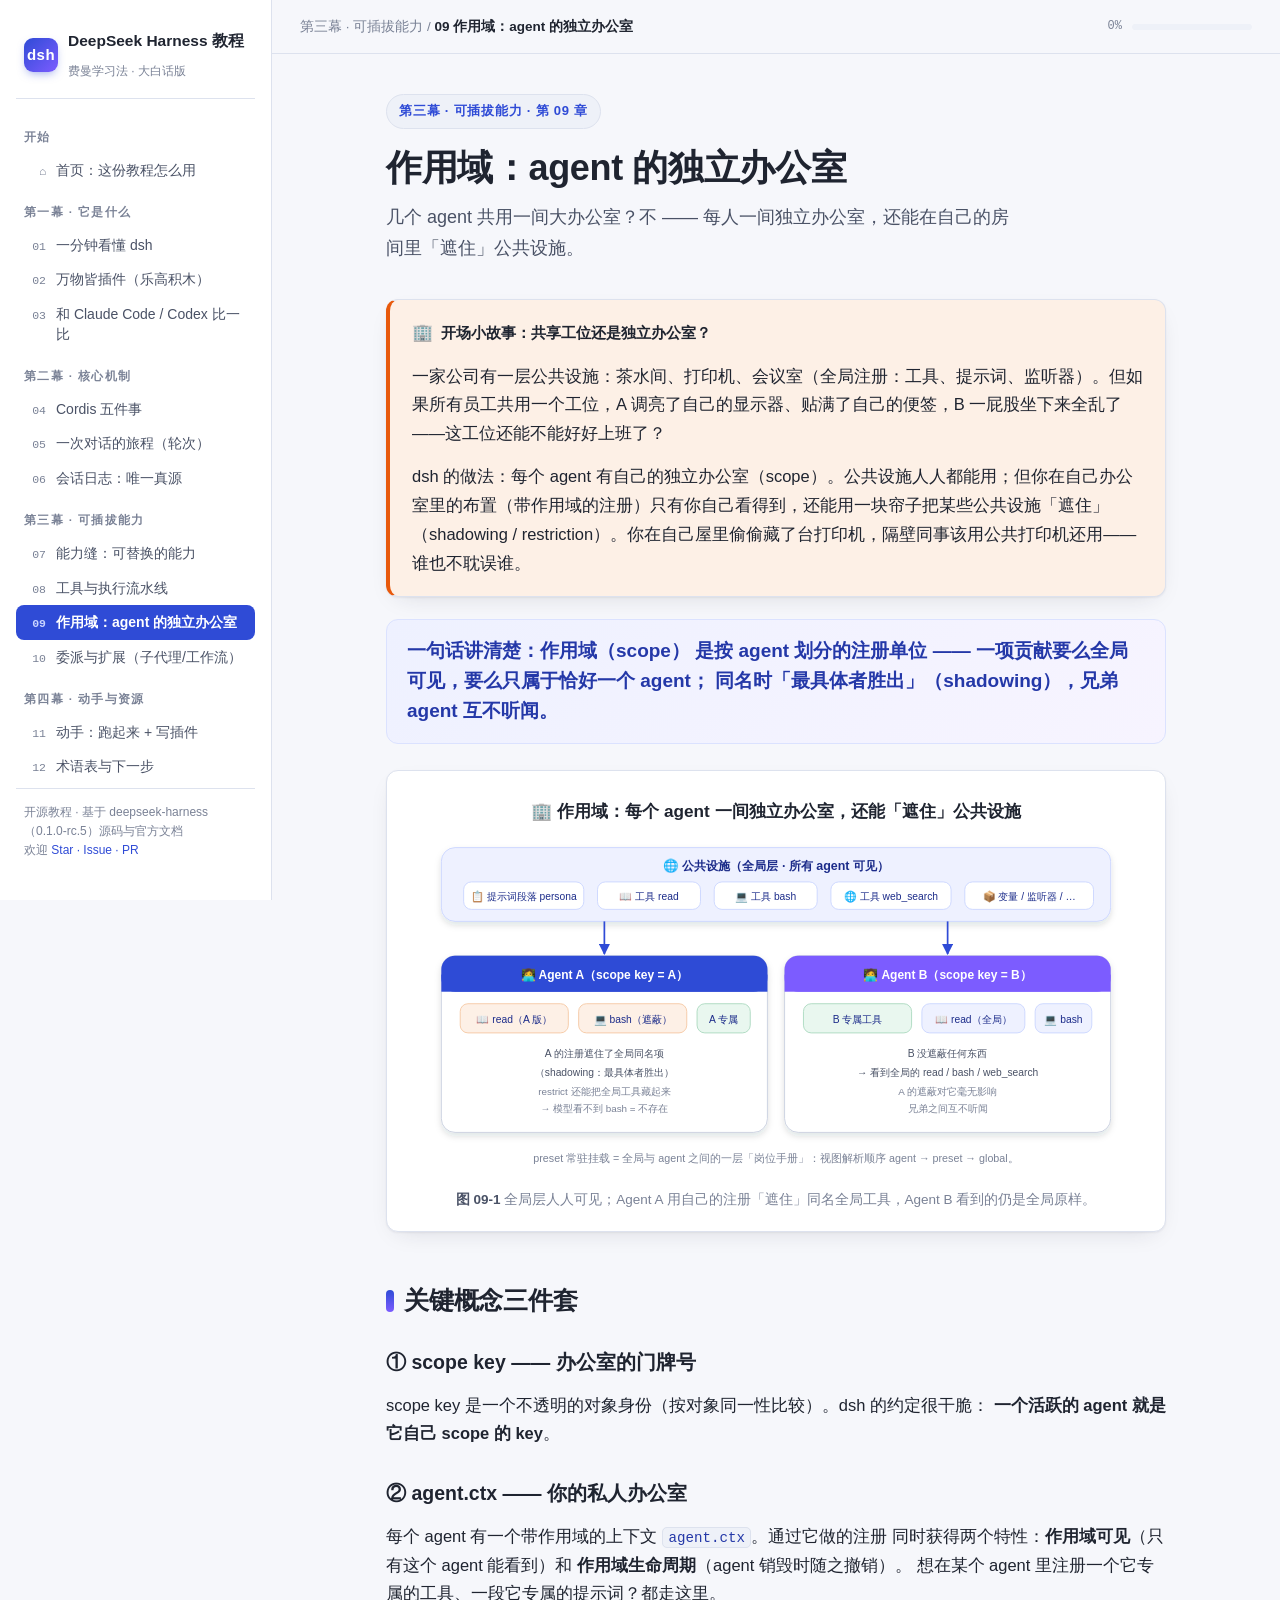
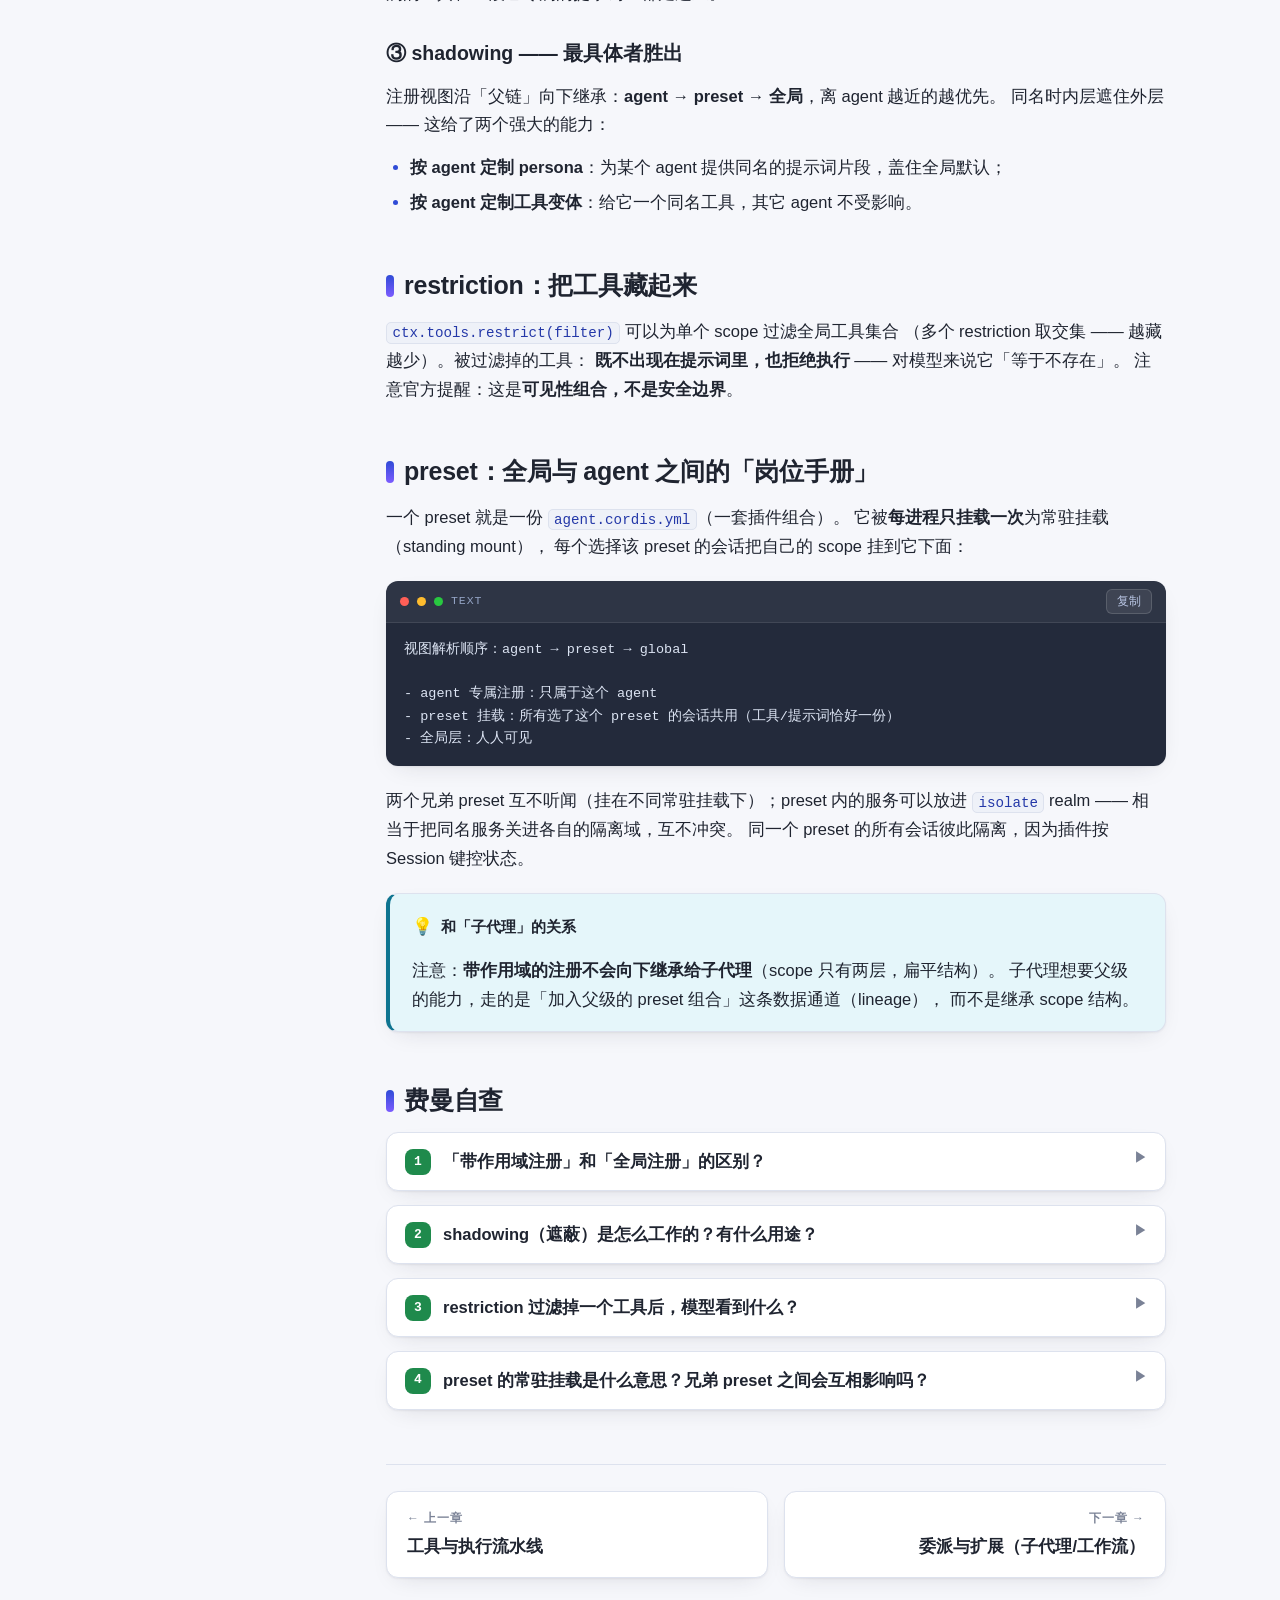
<file: chapters/09-scope.html>
<!DOCTYPE html>
<html lang="zh-CN">
<head>
<meta charset="UTF-8">
<meta name="viewport" content="width=device-width, initial-scale=1.0">
<meta name="description" content="作用域：DeepSeek Harness 中每个 agent 的独立办公室、遮蔽与工具限制。">
<title>09 作用域：agent 的独立办公室 · DeepSeek Harness 通俗教程</title>
<link rel="icon" href="../assets/img/favicon.svg">
<link rel="stylesheet" href="../assets/css/style.css">
</head>
<body>

<div class="layout">

  <aside class="sidebar" id="sidebar">
    <a class="brand" href="../index.html">
      <span class="logo">dsh</span>
      <span>
        <span class="title">DeepSeek Harness 教程</span><br>
        <span class="subtitle">费曼学习法 · 大白话版</span>
      </span>
    </a>
            <nav class="nav">
      <div class="nav-label">开始</div>
      <a class="nav-link" href="../index.html"><span class="no">⌂</span><span>首页：这份教程怎么用</span></a>
      <div class="nav-label">第一幕 · 它是什么</div>
      <a class="nav-link" href="01-what-is-dsh.html"><span class="no">01</span><span>一分钟看懂 dsh</span></a>
      <a class="nav-link" href="02-plugins.html"><span class="no">02</span><span>万物皆插件（乐高积木）</span></a>
      <a class="nav-link" href="03-vs-claude-codex.html"><span class="no">03</span><span>和 Claude Code / Codex 比一比</span></a>
      <div class="nav-label">第二幕 · 核心机制</div>
      <a class="nav-link" href="04-cordis-five.html"><span class="no">04</span><span>Cordis 五件事</span></a>
      <a class="nav-link" href="05-turn.html"><span class="no">05</span><span>一次对话的旅程（轮次）</span></a>
      <a class="nav-link" href="06-session-log.html"><span class="no">06</span><span>会话日志：唯一真源</span></a>
      <div class="nav-label">第三幕 · 可插拔能力</div>
      <a class="nav-link" href="07-seam.html"><span class="no">07</span><span>能力缝：可替换的能力</span></a>
      <a class="nav-link" href="08-tools.html"><span class="no">08</span><span>工具与执行流水线</span></a>
      <a class="nav-link active" href="09-scope.html"><span class="no">09</span><span>作用域：agent 的独立办公室</span></a>
      <a class="nav-link" href="10-delegation.html"><span class="no">10</span><span>委派与扩展（子代理/工作流）</span></a>
      <div class="nav-label">第四幕 · 动手与资源</div>
      <a class="nav-link" href="11-hands-on.html"><span class="no">11</span><span>动手：跑起来 + 写插件</span></a>
      <a class="nav-link" href="12-next.html"><span class="no">12</span><span>术语表与下一步</span></a>
    </nav>
    <div class="side-foot">
      开源教程 · 基于 deepseek-harness（0.1.0-rc.5）源码与官方文档<br>
      欢迎 <a href="https://github.com/Hubert-hwk/dsh-for-humans">Star · Issue · PR</a>
    </div>
  </aside>

  <div class="main">
    <header class="topbar">
      <button class="menu-btn" id="menuBtn" aria-label="打开导航">☰</button>
            <div class="crumbs">第三幕 · 可插拔能力 / <b>09 作用域：agent 的独立办公室</b></div>
      <div class="progress"><span id="progressText">0%</span><span class="bar"><i id="progressBar"></i></span></div>
    </header>

    <article class="content">

      <div class="ch-head">
        <div class="kicker">第三幕 · 可插拔能力 · 第 09 章</div>
        <h1>作用域：agent 的独立办公室</h1>
        <p class="lede">几个 agent 共用一间大办公室？不 —— 每人一间独立办公室，还能在自己的房间里「遮住」公共设施。</p>
      </div>


      <div class="card analogy">
        <div class="card-title"><span class="ic">🏢</span>开场小故事：共享工位还是独立办公室？</div>
                <p>
          一家公司有一层公共设施：茶水间、打印机、会议室（全局注册：工具、提示词、监听器）。但如果所有员工共用一个工位，A 调亮了自己的显示器、贴满了自己的便签，B 一屁股坐下来全乱了——这工位还能不能好好上班了？
        </p>
        <p style="margin-bottom:0">
          dsh 的做法：每个 agent 有自己的独立办公室（scope）。公共设施人人都能用；但你在自己办公室里的布置（带作用域的注册）只有你自己看得到，还能用一块帘子把某些公共设施「遮住」（shadowing / restriction）。你在自己屋里偷偷藏了台打印机，隔壁同事该用公共打印机还用——谁也不耽误谁。
        </p>

      </div>

      <div class="oneliner">
        一句话讲清楚：<b>作用域（scope）</b> 是按 agent 划分的注册单位 ——
        一项贡献要么全局可见，要么只属于<b>恰好一个 agent</b>；
        同名时「最具体者胜出」（shadowing），兄弟 agent 互不听闻。
      </div>

      <figure class="fig">
        <img src="../assets/img/fig-scope.svg" alt="作用域示意图：全局层与两个 agent 各自的带作用域注册与遮蔽">
        <figcaption><b>图 09-1</b> 全局层人人可见；Agent A 用自己的注册「遮住」同名全局工具，Agent B 看到的仍是全局原样。</figcaption>
      </figure>

      <h2>关键概念三件套</h2>

      <h3>① scope key —— 办公室的门牌号</h3>
      <p>
        scope key 是一个不透明的对象身份（按对象同一性比较）。dsh 的约定很干脆：
        <b>一个活跃的 agent 就是它自己 scope 的 key</b>。
      </p>

      <h3>② agent.ctx —— 你的私人办公室</h3>
      <p>
        每个 agent 有一个带作用域的上下文 <code>agent.ctx</code>。通过它做的注册
        同时获得两个特性：<b>作用域可见</b>（只有这个 agent 能看到）和
        <b>作用域生命周期</b>（agent 销毁时随之撤销）。
        想在某个 agent 里注册一个它专属的工具、一段它专属的提示词？都走这里。
      </p>

      <h3>③ shadowing —— 最具体者胜出</h3>
      <p>
        注册视图沿「父链」向下继承：<b>agent → preset → 全局</b>，离 agent 越近的越优先。
        同名时内层遮住外层 —— 这给了两个强大的能力：
      </p>
      <ul>
        <li><b>按 agent 定制 persona</b>：为某个 agent 提供同名的提示词片段，盖住全局默认；</li>
        <li><b>按 agent 定制工具变体</b>：给它一个同名工具，其它 agent 不受影响。</li>
      </ul>

      <h2>restriction：把工具藏起来</h2>
      <p>
        <code>ctx.tools.restrict(filter)</code> 可以为单个 scope 过滤全局工具集合
        （多个 restriction 取交集 —— 越藏越少）。被过滤掉的工具：
        <b>既不出现在提示词里，也拒绝执行</b> —— 对模型来说它「等于不存在」。
        注意官方提醒：这是<b>可见性组合，不是安全边界</b>。
      </p>

      <h2>preset：全局与 agent 之间的「岗位手册」</h2>
      <p>
        一个 preset 就是一份 <code>agent.cordis.yml</code>（一套插件组合）。
        它被<b>每进程只挂载一次</b>为常驻挂载（standing mount），
        每个选择该 preset 的会话把自己的 scope 挂到它下面：
      </p>
      <div class="codeblock">
        <div class="cb-head"><span class="cb-dot"></span><span class="cb-dot"></span><span class="cb-dot"></span><span class="cb-lang">text</span><button class="cb-copy">复制</button></div>
        <pre><code>视图解析顺序：agent → preset → global

- agent 专属注册：只属于这个 agent
- preset 挂载：所有选了这个 preset 的会话共用（工具/提示词恰好一份）
- 全局层：人人可见</code></pre>
      </div>
      <p>
        两个兄弟 preset 互不听闻（挂在不同常驻挂载下）；preset 内的服务可以放进
        <code>isolate</code> realm —— 相当于把同名服务关进各自的隔离域，互不冲突。
        同一个 preset 的所有会话彼此隔离，因为插件按 Session 键控状态。
      </p>

      <div class="card notebox">
        <div class="card-title"><span class="ic">💡</span>和「子代理」的关系</div>
        <p style="margin-bottom:0">
          注意：<b>带作用域的注册不会向下继承给子代理</b>（scope 只有两层，扁平结构）。
          子代理想要父级的能力，走的是「加入父级的 preset 组合」这条数据通道（lineage），
          而不是继承 scope 结构。
        </p>
      </div>

      <h2>费曼自查</h2>

      <div class="quiz-item">
        <div class="q"><span class="qn">1</span><span>「带作用域注册」和「全局注册」的区别？</span><span class="q-arrow">▶</span></div>
        <div class="a">参考：全局注册对所有 agent 可见；带作用域注册只属于恰好一个 scope（一个 agent），通过 agent.ctx 进行，并且生命周期绑定该 agent —— 销毁即撤销。</div>
      </div>
      <div class="quiz-item">
        <div class="q"><span class="qn">2</span><span>shadowing（遮蔽）是怎么工作的？有什么用途？</span><span class="q-arrow">▶</span></div>
        <div class="a">参考：注册视图沿 agent → preset → global 解析，同名时最内层（最具体者）胜出。用途：按 agent 定制 persona 提示词、定制工具变体，不影响其他 agent。</div>
      </div>
      <div class="quiz-item">
        <div class="q"><span class="qn">3</span><span>restriction 过滤掉一个工具后，模型看到什么？</span><span class="q-arrow">▶</span></div>
        <div class="a">参考：既不出现在提示词里，也拒绝执行 —— 对模型来说等于不存在，与「工具真的没注册」无法区分。它是可见性组合，不是安全边界。</div>
      </div>
      <div class="quiz-item">
        <div class="q"><span class="qn">4</span><span>preset 的常驻挂载是什么意思？兄弟 preset 之间会互相影响吗？</span><span class="q-arrow">▶</span></div>
        <div class="a">参考：一份 preset 每进程只挂载一次（standing mount），所有选择它的会话共享这一份组合；不同 preset 挂在不同常驻挂载下，兄弟互不听闻。preset 内同名服务可用 isolate realm 隔离。</div>
      </div>

      <nav class="ch-nav">
        <a href="08-tools.html"><div class="dir">← 上一章</div><div class="ttl">工具与执行流水线</div></a>
        <a class="next" href="10-delegation.html"><div class="dir">下一章 →</div><div class="ttl">委派与扩展（子代理/工作流）</div></a>
      </nav>

    </article>
  </div>
</div>

<script src="../assets/js/main.js"></script>
</body>
</html>
</file>
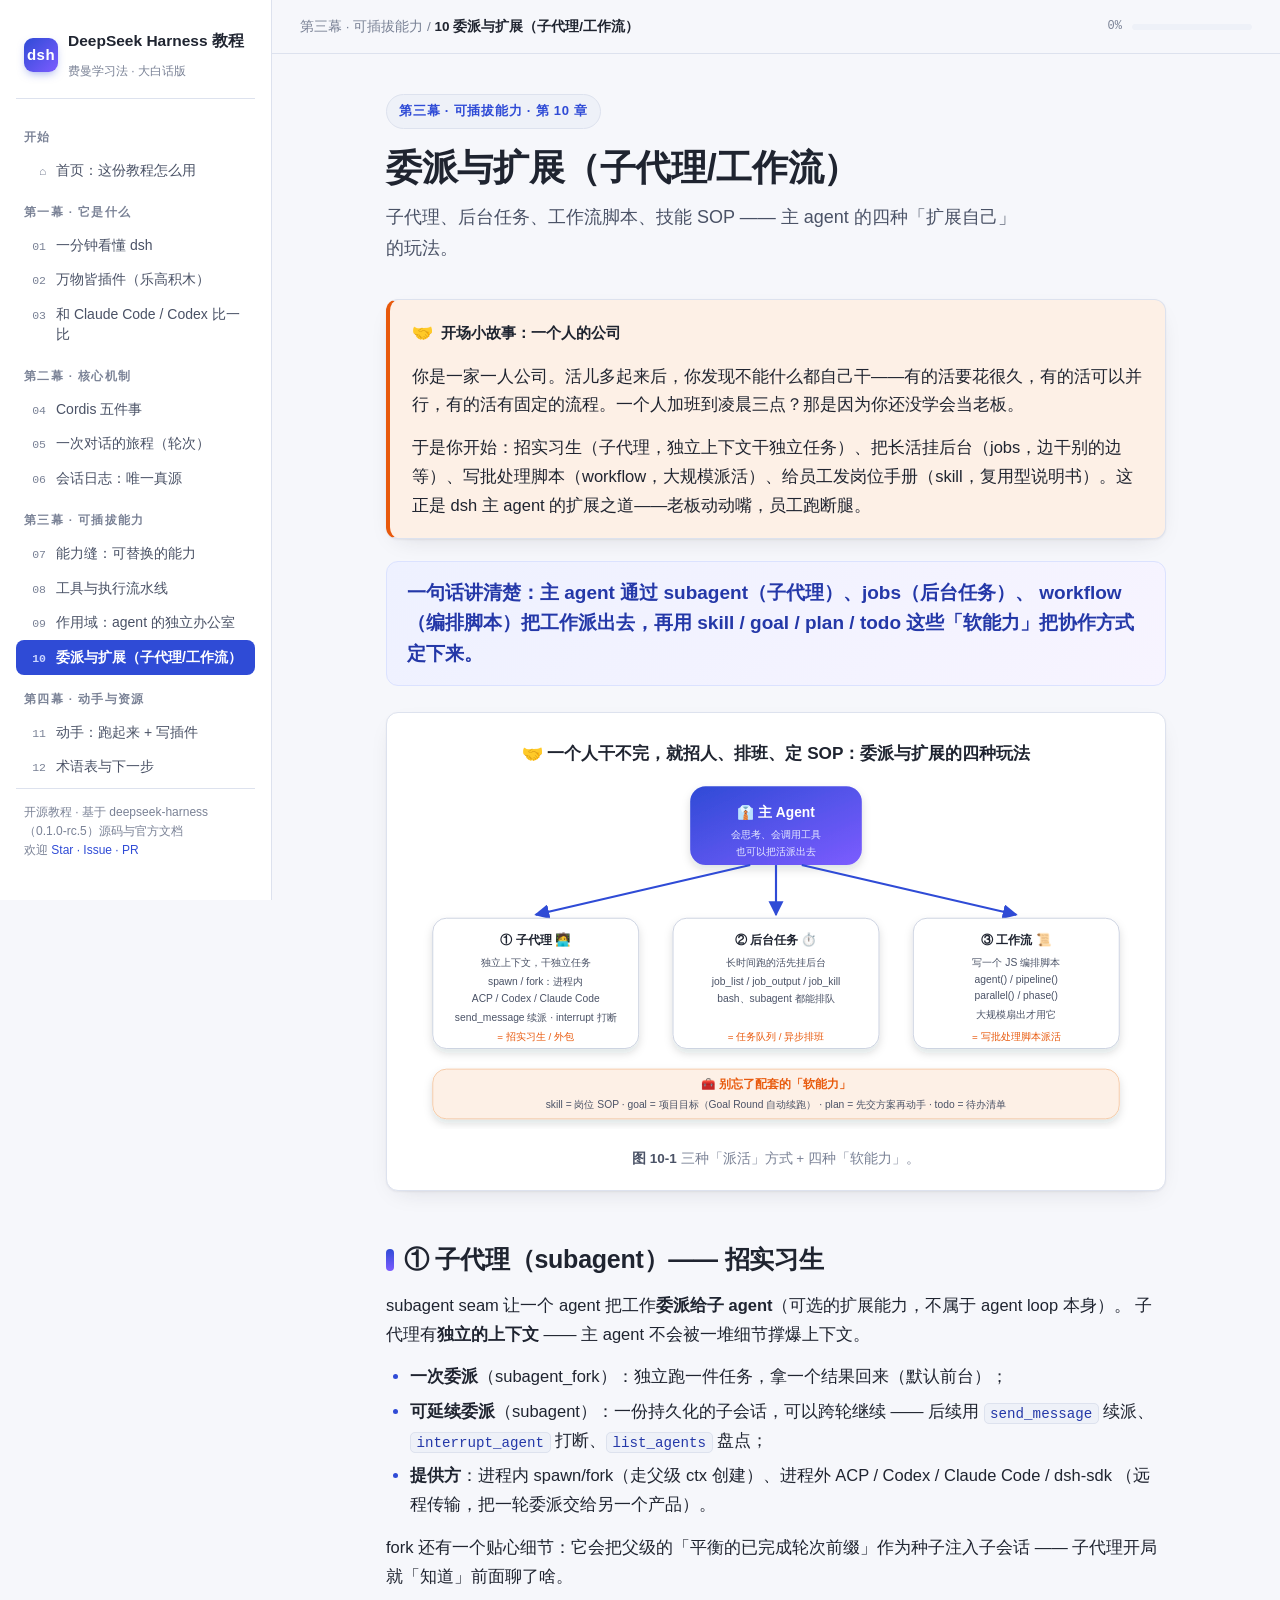
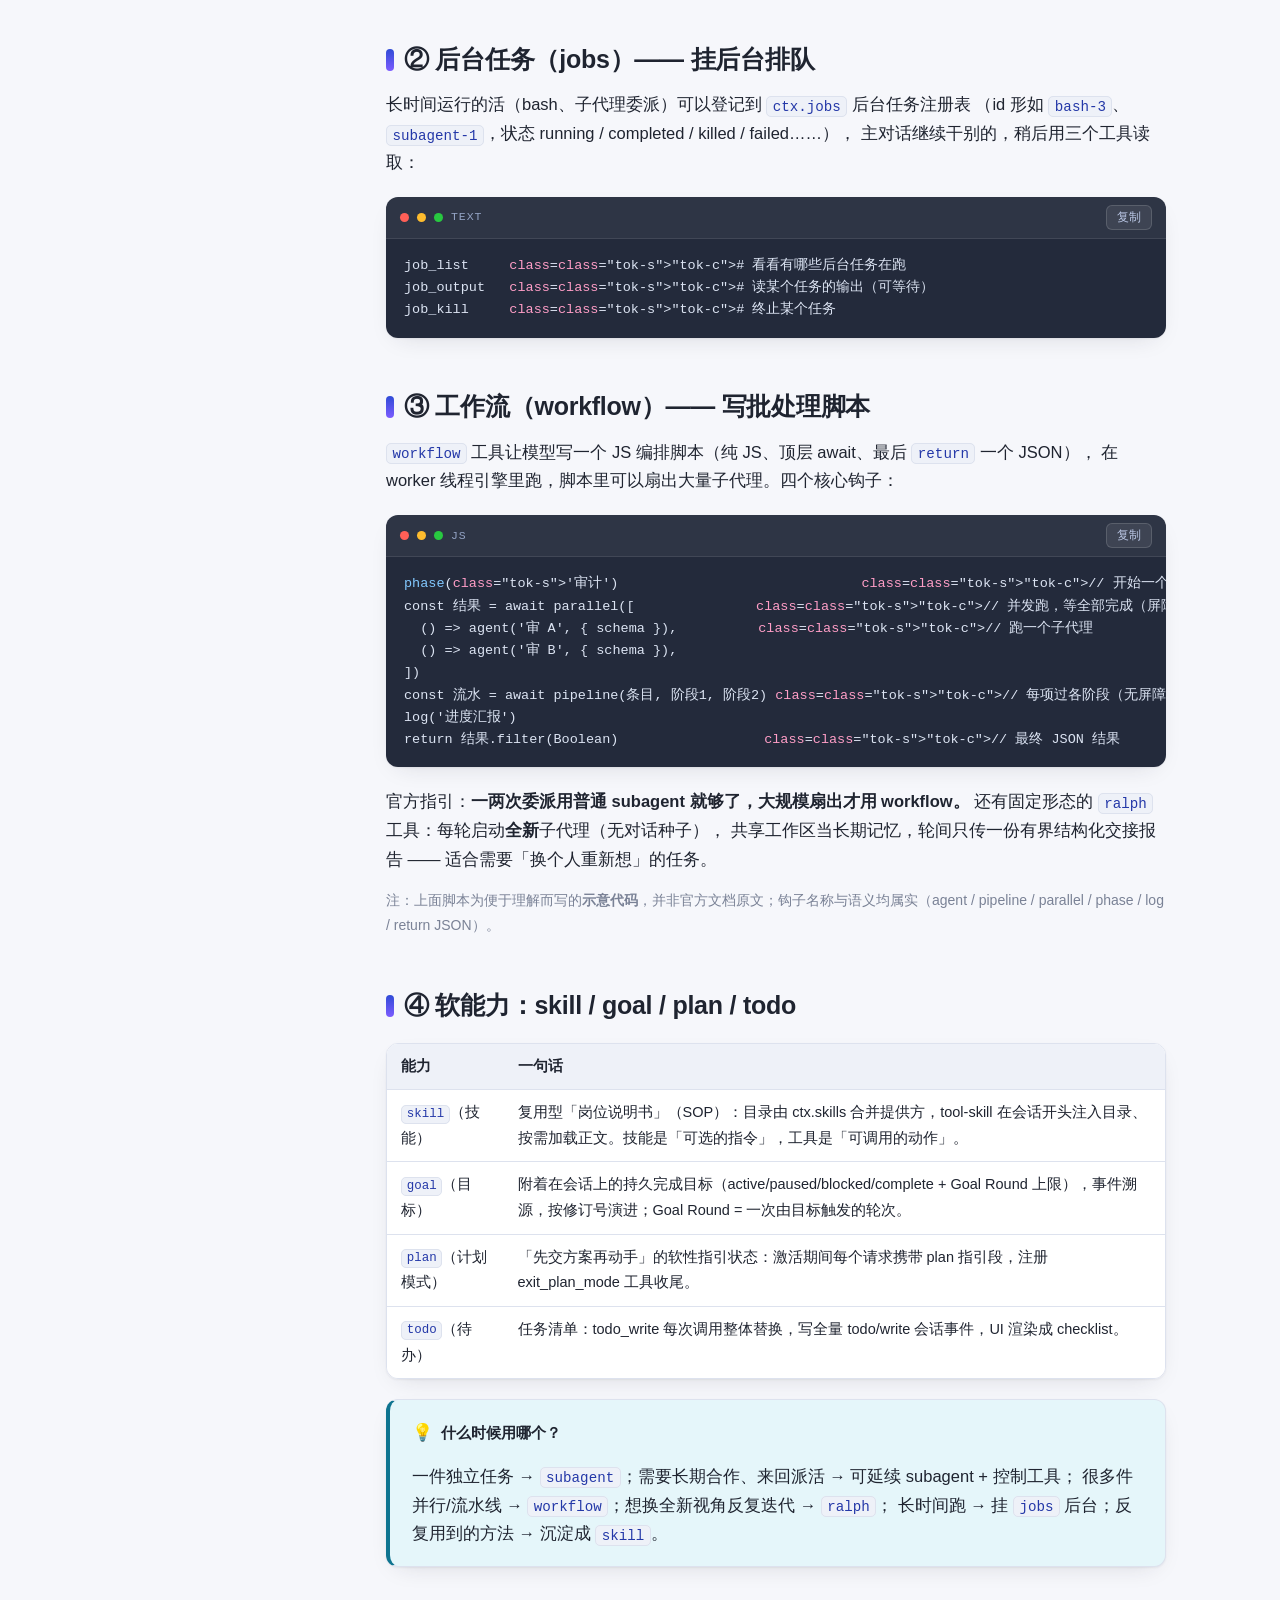
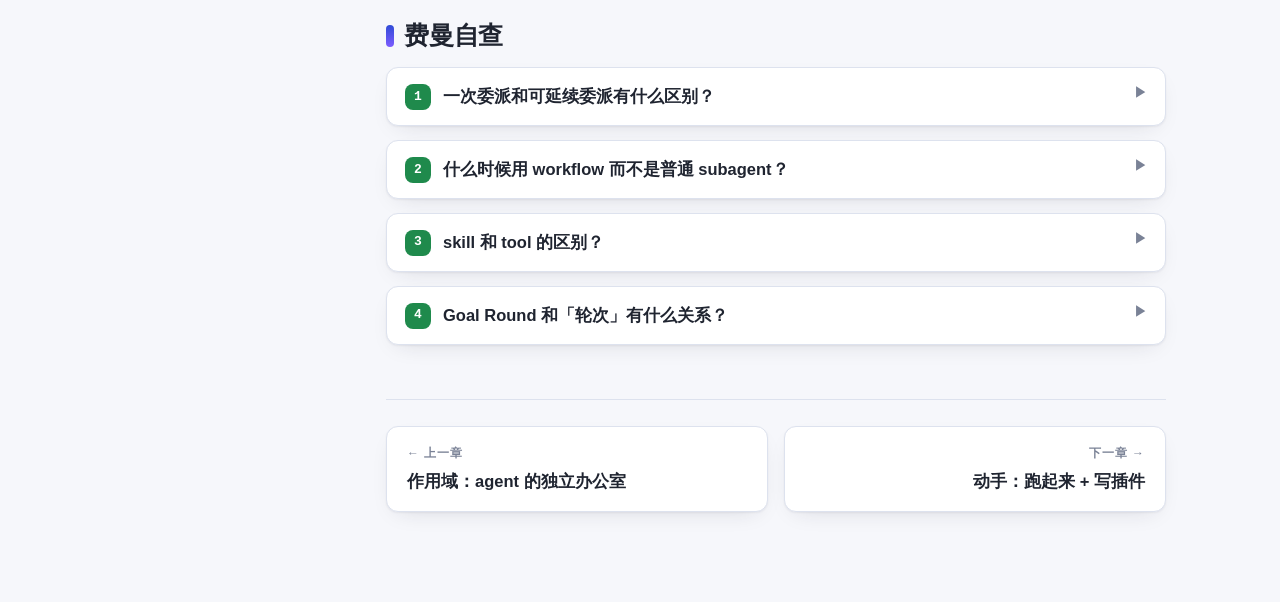
<file: chapters/10-delegation.html>
<!DOCTYPE html>
<html lang="zh-CN">
<head>
<meta charset="UTF-8">
<meta name="viewport" content="width=device-width, initial-scale=1.0">
<meta name="description" content="委派与扩展：DeepSeek Harness 的子代理、后台任务、工作流、技能与目标。">
<title>10 委派与扩展（子代理/工作流） · DeepSeek Harness 通俗教程</title>
<link rel="icon" href="../assets/img/favicon.svg">
<link rel="stylesheet" href="../assets/css/style.css">
</head>
<body>

<div class="layout">

  <aside class="sidebar" id="sidebar">
    <a class="brand" href="../index.html">
      <span class="logo">dsh</span>
      <span>
        <span class="title">DeepSeek Harness 教程</span><br>
        <span class="subtitle">费曼学习法 · 大白话版</span>
      </span>
    </a>
            <nav class="nav">
      <div class="nav-label">开始</div>
      <a class="nav-link" href="../index.html"><span class="no">⌂</span><span>首页：这份教程怎么用</span></a>
      <div class="nav-label">第一幕 · 它是什么</div>
      <a class="nav-link" href="01-what-is-dsh.html"><span class="no">01</span><span>一分钟看懂 dsh</span></a>
      <a class="nav-link" href="02-plugins.html"><span class="no">02</span><span>万物皆插件（乐高积木）</span></a>
      <a class="nav-link" href="03-vs-claude-codex.html"><span class="no">03</span><span>和 Claude Code / Codex 比一比</span></a>
      <div class="nav-label">第二幕 · 核心机制</div>
      <a class="nav-link" href="04-cordis-five.html"><span class="no">04</span><span>Cordis 五件事</span></a>
      <a class="nav-link" href="05-turn.html"><span class="no">05</span><span>一次对话的旅程（轮次）</span></a>
      <a class="nav-link" href="06-session-log.html"><span class="no">06</span><span>会话日志：唯一真源</span></a>
      <div class="nav-label">第三幕 · 可插拔能力</div>
      <a class="nav-link" href="07-seam.html"><span class="no">07</span><span>能力缝：可替换的能力</span></a>
      <a class="nav-link" href="08-tools.html"><span class="no">08</span><span>工具与执行流水线</span></a>
      <a class="nav-link" href="09-scope.html"><span class="no">09</span><span>作用域：agent 的独立办公室</span></a>
      <a class="nav-link active" href="10-delegation.html"><span class="no">10</span><span>委派与扩展（子代理/工作流）</span></a>
      <div class="nav-label">第四幕 · 动手与资源</div>
      <a class="nav-link" href="11-hands-on.html"><span class="no">11</span><span>动手：跑起来 + 写插件</span></a>
      <a class="nav-link" href="12-next.html"><span class="no">12</span><span>术语表与下一步</span></a>
    </nav>
    <div class="side-foot">
      开源教程 · 基于 deepseek-harness（0.1.0-rc.5）源码与官方文档<br>
      欢迎 <a href="https://github.com/Hubert-hwk/dsh-for-humans">Star · Issue · PR</a>
    </div>
  </aside>

  <div class="main">
    <header class="topbar">
      <button class="menu-btn" id="menuBtn" aria-label="打开导航">☰</button>
            <div class="crumbs">第三幕 · 可插拔能力 / <b>10 委派与扩展（子代理/工作流）</b></div>
      <div class="progress"><span id="progressText">0%</span><span class="bar"><i id="progressBar"></i></span></div>
    </header>

    <article class="content">

      <div class="ch-head">
        <div class="kicker">第三幕 · 可插拔能力 · 第 10 章</div>
        <h1>委派与扩展（子代理/工作流）</h1>
        <p class="lede">子代理、后台任务、工作流脚本、技能 SOP —— 主 agent 的四种「扩展自己」的玩法。</p>
      </div>


      <div class="card analogy">
        <div class="card-title"><span class="ic">🤝</span>开场小故事：一个人的公司</div>
                <p>
          你是一家一人公司。活儿多起来后，你发现不能什么都自己干——有的活要花很久，有的活可以并行，有的活有固定的流程。一个人加班到凌晨三点？那是因为你还没学会当老板。
        </p>
        <p style="margin-bottom:0">
          于是你开始：招实习生（子代理，独立上下文干独立任务）、把长活挂后台（jobs，边干别的边等）、写批处理脚本（workflow，大规模派活）、给员工发岗位手册（skill，复用型说明书）。这正是 dsh 主 agent 的扩展之道——老板动动嘴，员工跑断腿。
        </p>

      </div>

      <div class="oneliner">
        一句话讲清楚：主 agent 通过 <b>subagent</b>（子代理）、<b>jobs</b>（后台任务）、
        <b>workflow</b>（编排脚本）把工作派出去，再用 <b>skill / goal / plan / todo</b>
        这些「软能力」把协作方式定下来。
      </div>

      <figure class="fig">
        <img src="../assets/img/fig-delegation.svg" alt="委派示意图：主 agent 派生子代理、后台任务与工作流">
        <figcaption><b>图 10-1</b> 三种「派活」方式 + 四种「软能力」。</figcaption>
      </figure>

      <h2>① 子代理（subagent）—— 招实习生</h2>
      <p>
        subagent seam 让一个 agent 把工作<b>委派给子 agent</b>（可选的扩展能力，不属于 agent loop 本身）。
        子代理有<b>独立的上下文</b> —— 主 agent 不会被一堆细节撑爆上下文。
      </p>
      <ul>
        <li><b>一次委派</b>（subagent_fork）：独立跑一件任务，拿一个结果回来（默认前台）；</li>
        <li><b>可延续委派</b>（subagent）：一份持久化的子会话，可以跨轮继续 —— 后续用
          <code>send_message</code> 续派、<code>interrupt_agent</code> 打断、<code>list_agents</code> 盘点；</li>
        <li><b>提供方</b>：进程内 spawn/fork（走父级 ctx 创建）、进程外 ACP / Codex / Claude Code / dsh-sdk
          （远程传输，把一轮委派交给另一个产品）。</li>
      </ul>
      <p>
        fork 还有一个贴心细节：它会把父级的「平衡的已完成轮次前缀」作为种子注入子会话 ——
        子代理开局就「知道」前面聊了啥。
      </p>

      <h2>② 后台任务（jobs）—— 挂后台排队</h2>
      <p>
        长时间运行的活（bash、子代理委派）可以登记到 <code>ctx.jobs</code> 后台任务注册表
        （id 形如 <code>bash-3</code>、<code>subagent-1</code>，状态 running / completed / killed / failed……），
        主对话继续干别的，稍后用三个工具读取：
      </p>
      <div class="codeblock">
        <div class="cb-head"><span class="cb-dot"></span><span class="cb-dot"></span><span class="cb-dot"></span><span class="cb-lang">text</span><button class="cb-copy">复制</button></div>
        <pre><code>job_list     # 看看有哪些后台任务在跑
job_output   # 读某个任务的输出（可等待）
job_kill     # 终止某个任务</code></pre>
      </div>

      <h2>③ 工作流（workflow）—— 写批处理脚本</h2>
      <p>
        <code>workflow</code> 工具让模型写一个 JS 编排脚本（纯 JS、顶层 await、最后 <code>return</code> 一个 JSON），
        在 worker 线程引擎里跑，脚本里可以扇出大量子代理。四个核心钩子：
      </p>
      <div class="codeblock">
        <div class="cb-head"><span class="cb-dot"></span><span class="cb-dot"></span><span class="cb-dot"></span><span class="cb-lang">js</span><button class="cb-copy">复制</button></div>
        <pre><code>phase('审计')                              // 开始一个阶段
const 结果 = await parallel([               // 并发跑，等全部完成（屏障）
  () => agent('审 A', { schema }),          // 跑一个子代理
  () => agent('审 B', { schema }),
])
const 流水 = await pipeline(条目, 阶段1, 阶段2) // 每项过各阶段（无屏障）
log('进度汇报')
return 结果.filter(Boolean)                  // 最终 JSON 结果</code></pre>
      </div>
      <p>
        官方指引：<b>一两次委派用普通 subagent 就够了，大规模扇出才用 workflow。</b>
        还有固定形态的 <code>ralph</code> 工具：每轮启动<b>全新</b>子代理（无对话种子），
        共享工作区当长期记忆，轮间只传一份有界结构化交接报告 —— 适合需要「换个人重新想」的任务。
      </p>
      <p style="font-size:14px;color:var(--ink-faint)">注：上面脚本为便于理解而写的<b>示意代码</b>，并非官方文档原文；钩子名称与语义均属实（agent / pipeline / parallel / phase / log / return JSON）。</p>

      <h2>④ 软能力：skill / goal / plan / todo</h2>
      <div class="table-wrap">
        <table>
          <thead><tr><th>能力</th><th>一句话</th></tr></thead>
          <tbody>
            <tr><td><code>skill</code>（技能）</td><td>复用型「岗位说明书」（SOP）：目录由 ctx.skills 合并提供方，tool-skill 在会话开头注入目录、按需加载正文。技能是「可选的指令」，工具是「可调用的动作」。</td></tr>
            <tr><td><code>goal</code>（目标）</td><td>附着在会话上的持久完成目标（active/paused/blocked/complete + Goal Round 上限），事件溯源，按修订号演进；Goal Round = 一次由目标触发的轮次。</td></tr>
            <tr><td><code>plan</code>（计划模式）</td><td>「先交方案再动手」的软性指引状态：激活期间每个请求携带 plan 指引段，注册 exit_plan_mode 工具收尾。</td></tr>
            <tr><td><code>todo</code>（待办）</td><td>任务清单：todo_write 每次调用整体替换，写全量 todo/write 会话事件，UI 渲染成 checklist。</td></tr>
          </tbody>
        </table>
      </div>

      <div class="card notebox">
        <div class="card-title"><span class="ic">💡</span>什么时候用哪个？</div>
        <p style="margin-bottom:0">
          一件独立任务 → <code>subagent</code>；需要长期合作、来回派活 → 可延续 subagent + 控制工具；
          很多件并行/流水线 → <code>workflow</code>；想换全新视角反复迭代 → <code>ralph</code>；
          长时间跑 → 挂 <code>jobs</code> 后台；反复用到的方法 → 沉淀成 <code>skill</code>。
        </p>
      </div>

      <h2>费曼自查</h2>

      <div class="quiz-item">
        <div class="q"><span class="qn">1</span><span>一次委派和可延续委派有什么区别？</span><span class="q-arrow">▶</span></div>
        <div class="a">参考：一次委派（subagent_fork）= 独立跑一件任务拿一个结果（默认前台）；可延续委派（subagent）= 一份持久化子会话，可跨轮继续，用 send_message 续派、interrupt_agent 打断、list_agents 盘点。</div>
      </div>
      <div class="quiz-item">
        <div class="q"><span class="qn">2</span><span>什么时候用 workflow 而不是普通 subagent？</span><span class="q-arrow">▶</span></div>
        <div class="a">参考：一两次委派用普通 subagent；大规模扇出（很多子任务并行/流水线/分阶段）才用 workflow 脚本 —— 它用 agent()/pipeline()/parallel()/phase() 编排。</div>
      </div>
      <div class="quiz-item">
        <div class="q"><span class="qn">3</span><span>skill 和 tool 的区别？</span><span class="q-arrow">▶</span></div>
        <div class="a">参考：skill 是可选的指令（复用型任务说明书，注入到提示词上下文）；tool 是模型可调用的动作。技能是「教你怎么做」，工具是「替你做」。</div>
      </div>
      <div class="quiz-item">
        <div class="q"><span class="qn">4</span><span>Goal Round 和「轮次」有什么关系？</span><span class="q-arrow">▶</span></div>
        <div class="a">参考：Goal Round 是目标策略的一次续行周期，会被具体化为一个由目标触发的轮次（可含零或多个步骤）。Round 计数器归目标策略所有，不统计会话里每个普通轮次。</div>
      </div>

      <nav class="ch-nav">
        <a href="09-scope.html"><div class="dir">← 上一章</div><div class="ttl">作用域：agent 的独立办公室</div></a>
        <a class="next" href="11-hands-on.html"><div class="dir">下一章 →</div><div class="ttl">动手：跑起来 + 写插件</div></a>
      </nav>

    </article>
  </div>
</div>

<script src="../assets/js/main.js"></script>
</body>
</html>
</file>
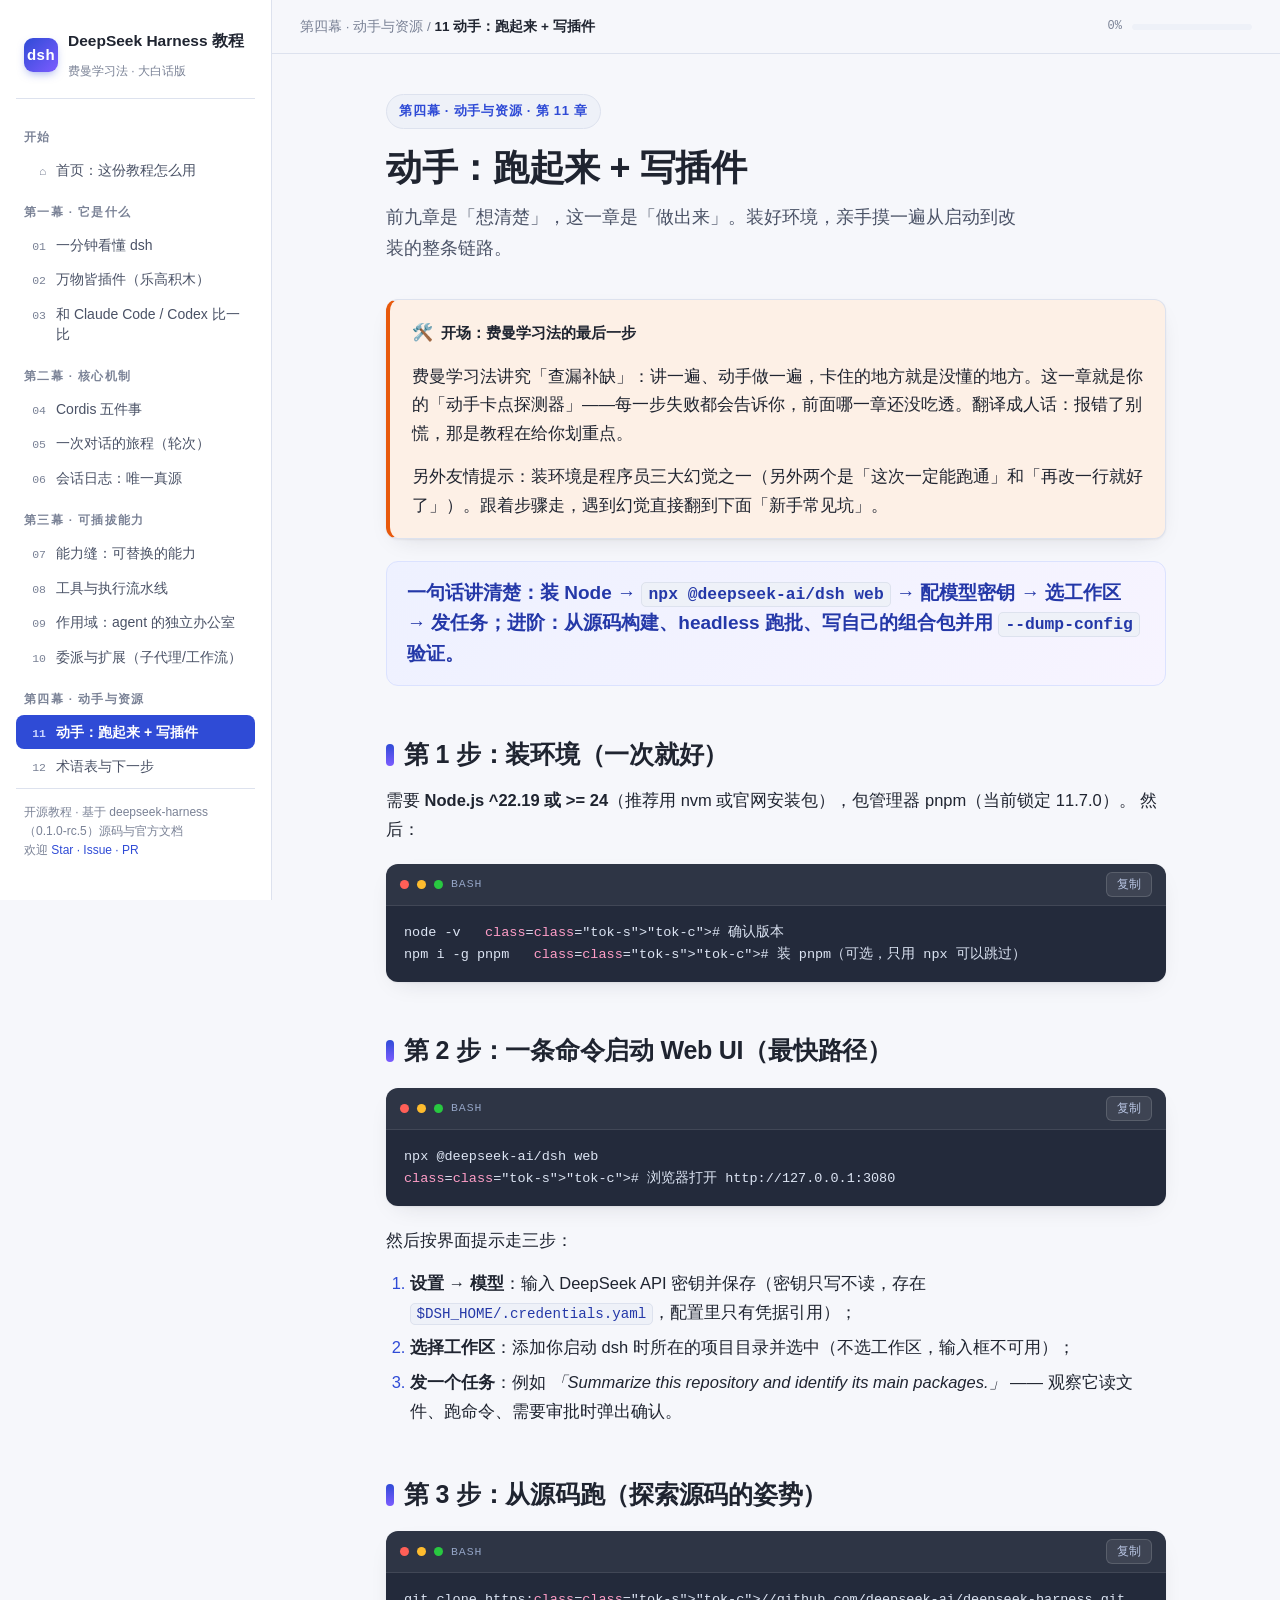
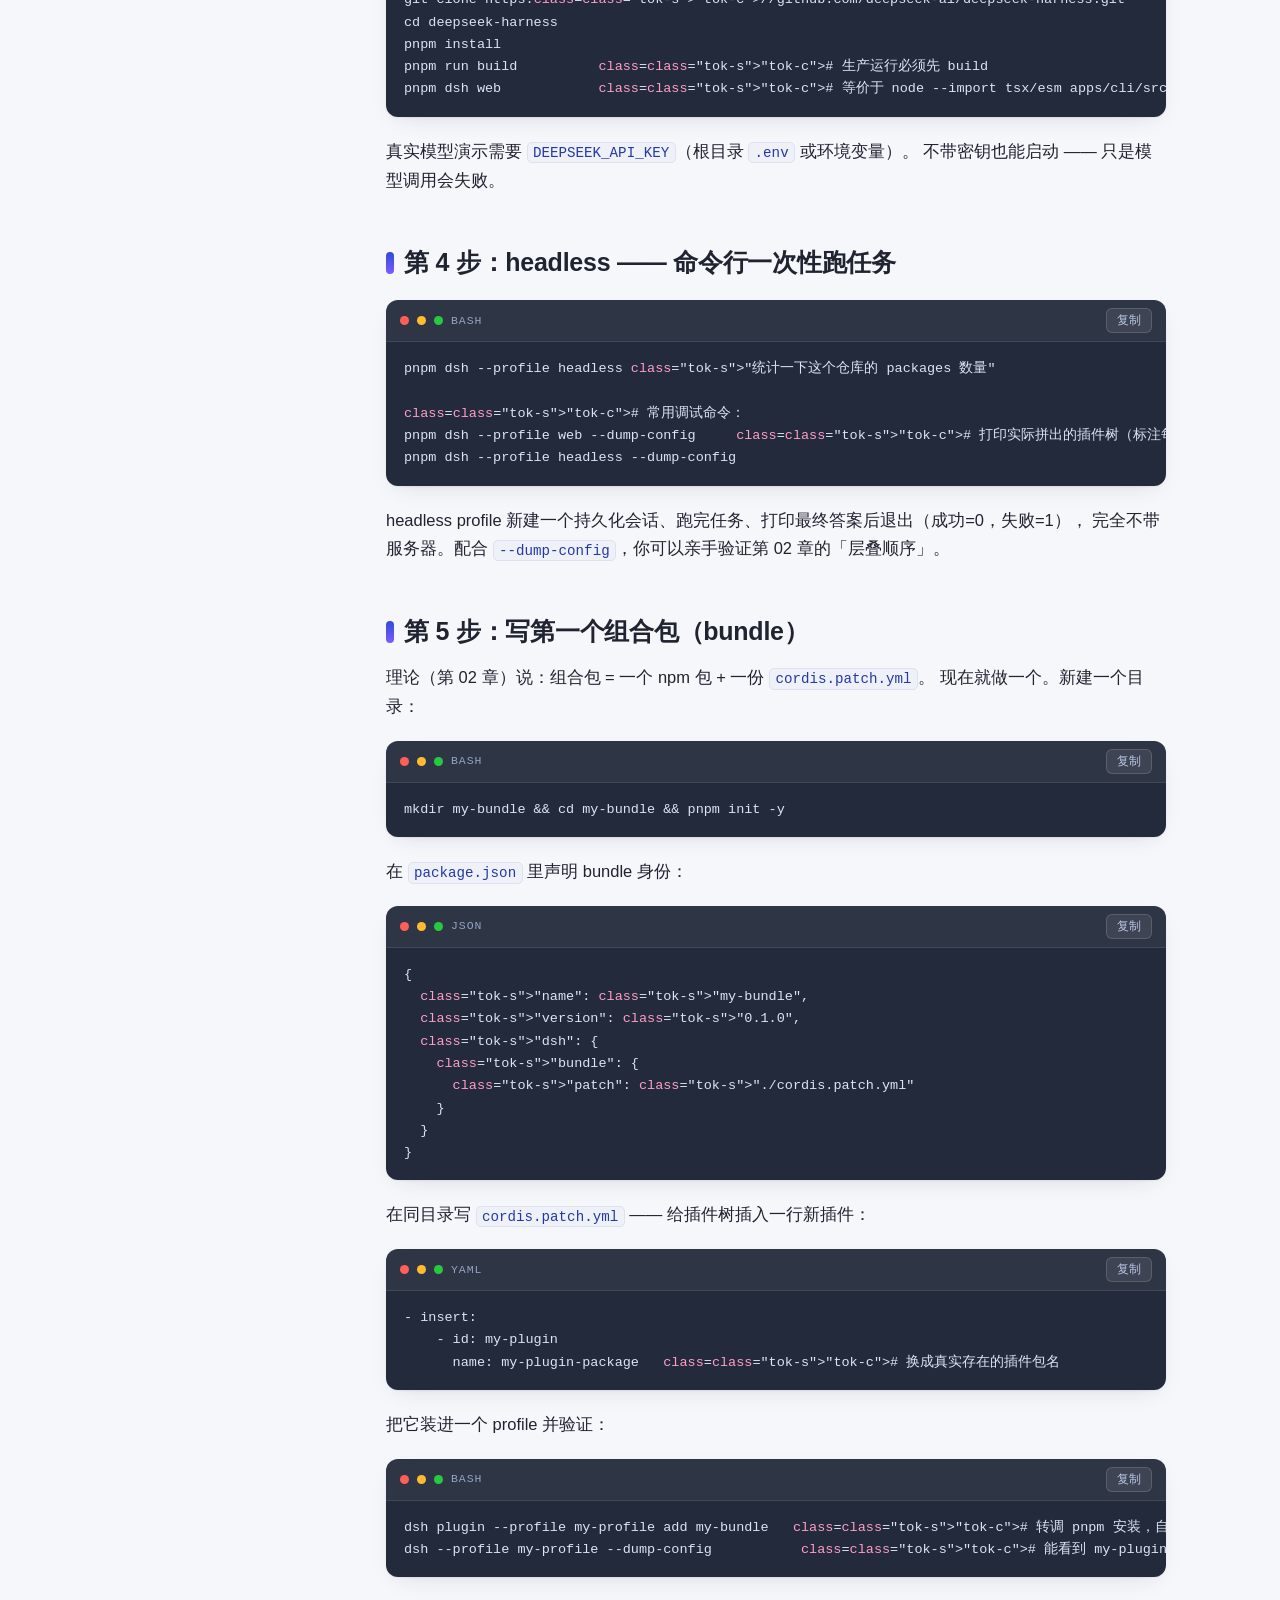
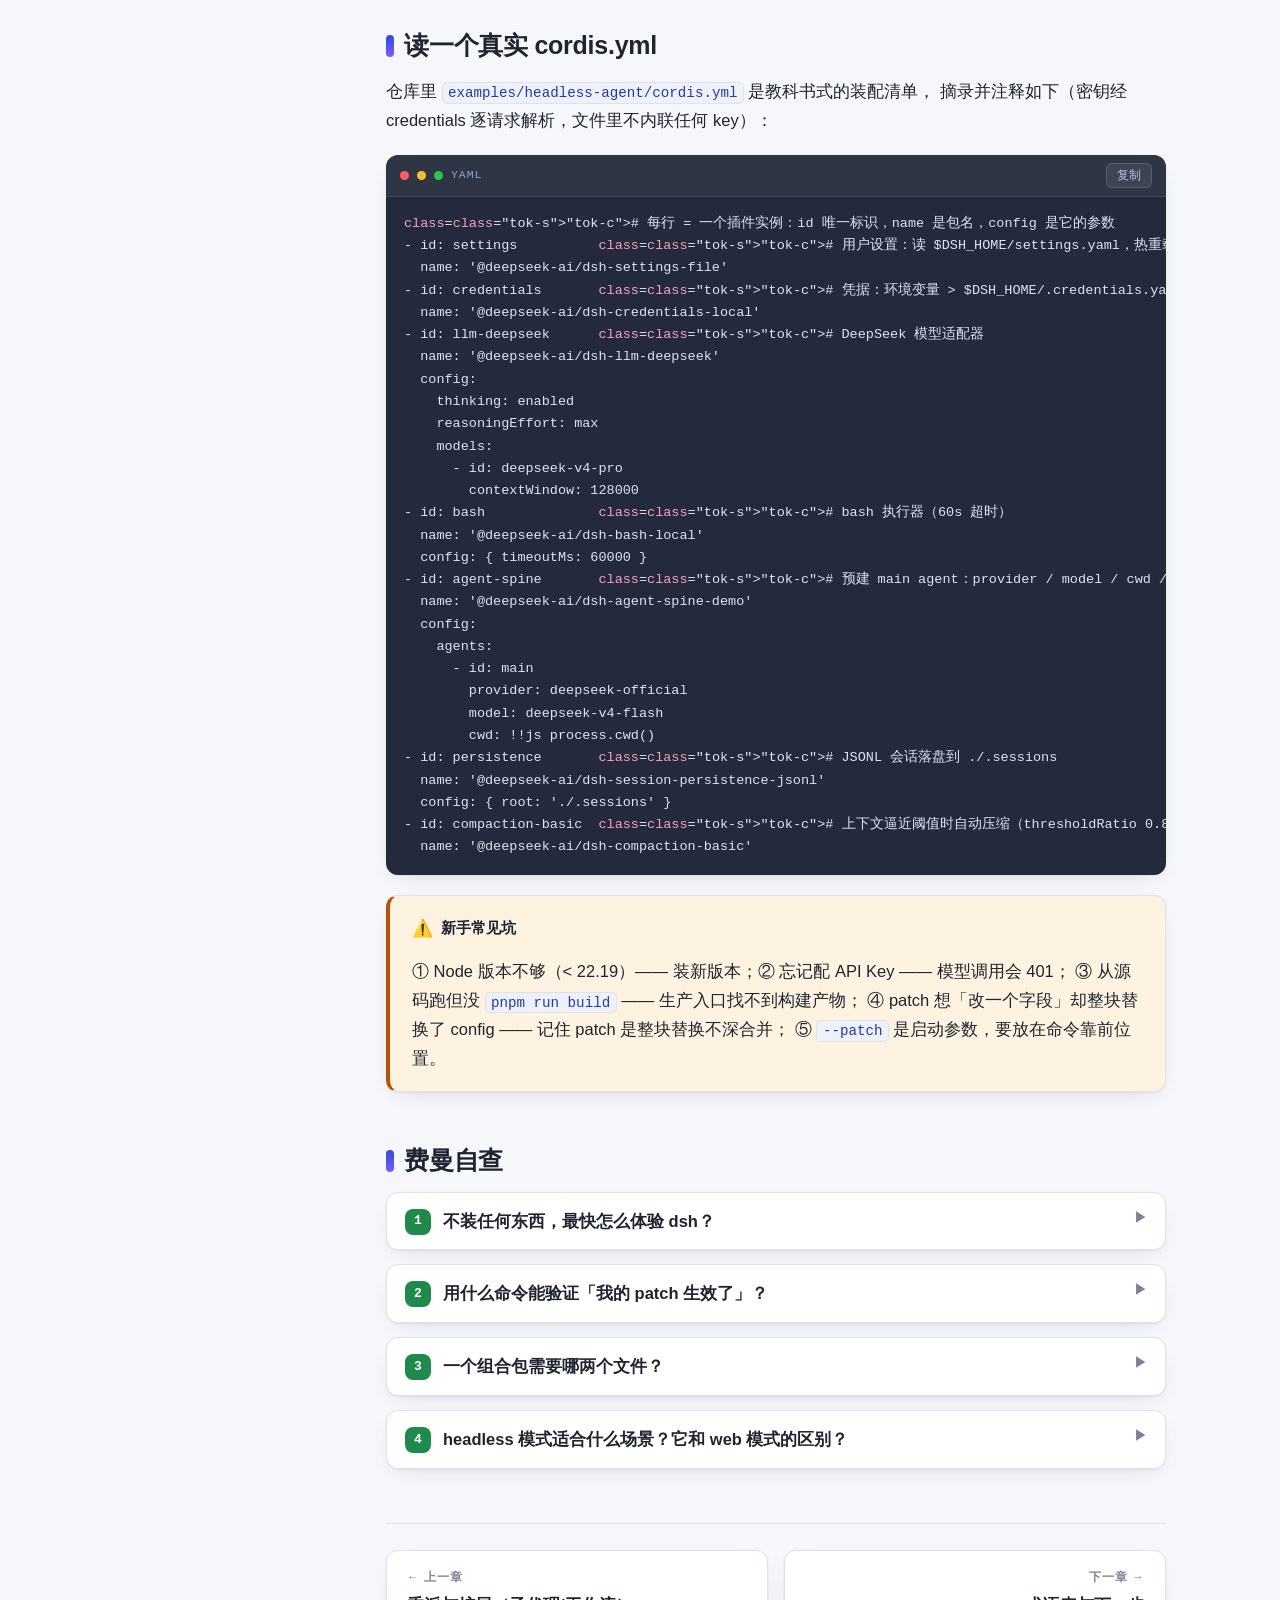
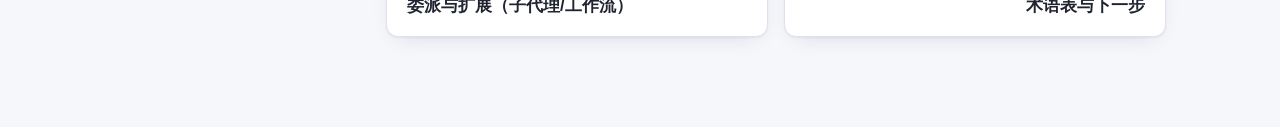
<file: chapters/11-hands-on.html>
<!DOCTYPE html>
<html lang="zh-CN">
<head>
<meta charset="UTF-8">
<meta name="viewport" content="width=device-width, initial-scale=1.0">
<meta name="description" content="动手实践：从零运行 DeepSeek Harness，写第一个插件组合包。">
<title>11 动手：跑起来 + 写插件 · DeepSeek Harness 通俗教程</title>
<link rel="icon" href="../assets/img/favicon.svg">
<link rel="stylesheet" href="../assets/css/style.css">
</head>
<body>

<div class="layout">

  <aside class="sidebar" id="sidebar">
    <a class="brand" href="../index.html">
      <span class="logo">dsh</span>
      <span>
        <span class="title">DeepSeek Harness 教程</span><br>
        <span class="subtitle">费曼学习法 · 大白话版</span>
      </span>
    </a>
            <nav class="nav">
      <div class="nav-label">开始</div>
      <a class="nav-link" href="../index.html"><span class="no">⌂</span><span>首页：这份教程怎么用</span></a>
      <div class="nav-label">第一幕 · 它是什么</div>
      <a class="nav-link" href="01-what-is-dsh.html"><span class="no">01</span><span>一分钟看懂 dsh</span></a>
      <a class="nav-link" href="02-plugins.html"><span class="no">02</span><span>万物皆插件（乐高积木）</span></a>
      <a class="nav-link" href="03-vs-claude-codex.html"><span class="no">03</span><span>和 Claude Code / Codex 比一比</span></a>
      <div class="nav-label">第二幕 · 核心机制</div>
      <a class="nav-link" href="04-cordis-five.html"><span class="no">04</span><span>Cordis 五件事</span></a>
      <a class="nav-link" href="05-turn.html"><span class="no">05</span><span>一次对话的旅程（轮次）</span></a>
      <a class="nav-link" href="06-session-log.html"><span class="no">06</span><span>会话日志：唯一真源</span></a>
      <div class="nav-label">第三幕 · 可插拔能力</div>
      <a class="nav-link" href="07-seam.html"><span class="no">07</span><span>能力缝：可替换的能力</span></a>
      <a class="nav-link" href="08-tools.html"><span class="no">08</span><span>工具与执行流水线</span></a>
      <a class="nav-link" href="09-scope.html"><span class="no">09</span><span>作用域：agent 的独立办公室</span></a>
      <a class="nav-link" href="10-delegation.html"><span class="no">10</span><span>委派与扩展（子代理/工作流）</span></a>
      <div class="nav-label">第四幕 · 动手与资源</div>
      <a class="nav-link active" href="11-hands-on.html"><span class="no">11</span><span>动手：跑起来 + 写插件</span></a>
      <a class="nav-link" href="12-next.html"><span class="no">12</span><span>术语表与下一步</span></a>
    </nav>
    <div class="side-foot">
      开源教程 · 基于 deepseek-harness（0.1.0-rc.5）源码与官方文档<br>
      欢迎 <a href="https://github.com/Hubert-hwk/dsh-for-humans">Star · Issue · PR</a>
    </div>
  </aside>

  <div class="main">
    <header class="topbar">
      <button class="menu-btn" id="menuBtn" aria-label="打开导航">☰</button>
            <div class="crumbs">第四幕 · 动手与资源 / <b>11 动手：跑起来 + 写插件</b></div>
      <div class="progress"><span id="progressText">0%</span><span class="bar"><i id="progressBar"></i></span></div>
    </header>

    <article class="content">

      <div class="ch-head">
        <div class="kicker">第四幕 · 动手与资源 · 第 11 章</div>
        <h1>动手：跑起来 + 写插件</h1>
        <p class="lede">前九章是「想清楚」，这一章是「做出来」。装好环境，亲手摸一遍从启动到改装的整条链路。</p>
      </div>


      <div class="card analogy">
        <div class="card-title"><span class="ic">🛠️</span>开场：费曼学习法的最后一步</div>
                <p>
          费曼学习法讲究「查漏补缺」：讲一遍、动手做一遍，卡住的地方就是没懂的地方。这一章就是你的「动手卡点探测器」——每一步失败都会告诉你，前面哪一章还没吃透。翻译成人话：报错了别慌，那是教程在给你划重点。
        </p>
        <p style="margin-bottom:0">
          另外友情提示：装环境是程序员三大幻觉之一（另外两个是「这次一定能跑通」和「再改一行就好了」）。跟着步骤走，遇到幻觉直接翻到下面「新手常见坑」。
        </p>

      </div>

      <div class="oneliner">
        一句话讲清楚：装 Node → <code>npx @deepseek-ai/dsh web</code> → 配模型密钥 → 选工作区 →
        发任务；进阶：从源码构建、headless 跑批、写自己的组合包并用 <code>--dump-config</code> 验证。
      </div>

      <h2>第 1 步：装环境（一次就好）</h2>
      <p>
        需要 <b>Node.js ^22.19 或 &gt;= 24</b>（推荐用 nvm 或官网安装包），包管理器 pnpm（当前锁定 11.7.0）。
        然后：
      </p>
      <div class="codeblock">
        <div class="cb-head"><span class="cb-dot"></span><span class="cb-dot"></span><span class="cb-dot"></span><span class="cb-lang">bash</span><button class="cb-copy">复制</button></div>
        <pre><code>node -v   # 确认版本
npm i -g pnpm   # 装 pnpm（可选，只用 npx 可以跳过）</code></pre>
      </div>

      <h2>第 2 步：一条命令启动 Web UI（最快路径）</h2>
      <div class="codeblock">
        <div class="cb-head"><span class="cb-dot"></span><span class="cb-dot"></span><span class="cb-dot"></span><span class="cb-lang">bash</span><button class="cb-copy">复制</button></div>
        <pre><code>npx @deepseek-ai/dsh web
# 浏览器打开 http://127.0.0.1:3080</code></pre>
      </div>
      <p>然后按界面提示走三步：</p>
      <ol>
        <li><b>设置 → 模型</b>：输入 DeepSeek API 密钥并保存（密钥只写不读，存在 <code>$DSH_HOME/.credentials.yaml</code>，配置里只有凭据引用）；</li>
        <li><b>选择工作区</b>：添加你启动 dsh 时所在的项目目录并选中（不选工作区，输入框不可用）；</li>
        <li><b>发一个任务</b>：例如 <i>「Summarize this repository and identify its main packages.」</i>
          —— 观察它读文件、跑命令、需要审批时弹出确认。</li>
      </ol>

      <h2>第 3 步：从源码跑（探索源码的姿势）</h2>
      <div class="codeblock">
        <div class="cb-head"><span class="cb-dot"></span><span class="cb-dot"></span><span class="cb-dot"></span><span class="cb-lang">bash</span><button class="cb-copy">复制</button></div>
        <pre><code>git clone https://github.com/deepseek-ai/deepseek-harness.git
cd deepseek-harness
pnpm install
pnpm run build          # 生产运行必须先 build
pnpm dsh web            # 等价于 node --import tsx/esm apps/cli/src/bin.ts web</code></pre>
      </div>
      <p>
        真实模型演示需要 <code>DEEPSEEK_API_KEY</code>（根目录 <code>.env</code> 或环境变量）。
        不带密钥也能启动 —— 只是模型调用会失败。
      </p>

      <h2>第 4 步：headless —— 命令行一次性跑任务</h2>
      <div class="codeblock">
        <div class="cb-head"><span class="cb-dot"></span><span class="cb-dot"></span><span class="cb-dot"></span><span class="cb-lang">bash</span><button class="cb-copy">复制</button></div>
        <pre><code>pnpm dsh --profile headless "统计一下这个仓库的 packages 数量"

# 常用调试命令：
pnpm dsh --profile web --dump-config     # 打印实际拼出的插件树（标注每行来源）
pnpm dsh --profile headless --dump-config</code></pre>
      </div>
      <p>
        headless profile 新建一个持久化会话、跑完任务、打印最终答案后退出（成功=0，失败=1），
        完全不带服务器。配合 <code>--dump-config</code>，你可以亲手验证第 02 章的「层叠顺序」。
      </p>

      <h2>第 5 步：写第一个组合包（bundle）</h2>
      <p>
        理论（第 02 章）说：组合包 = 一个 npm 包 + 一份 <code>cordis.patch.yml</code>。
        现在就做一个。新建一个目录：
      </p>
      <div class="codeblock">
        <div class="cb-head"><span class="cb-dot"></span><span class="cb-dot"></span><span class="cb-dot"></span><span class="cb-lang">bash</span><button class="cb-copy">复制</button></div>
        <pre><code>mkdir my-bundle && cd my-bundle && pnpm init -y</code></pre>
      </div>
      <p>在 <code>package.json</code> 里声明 bundle 身份：</p>
      <div class="codeblock">
        <div class="cb-head"><span class="cb-dot"></span><span class="cb-dot"></span><span class="cb-dot"></span><span class="cb-lang">json</span><button class="cb-copy">复制</button></div>
        <pre><code>{
  "name": "my-bundle",
  "version": "0.1.0",
  "dsh": {
    "bundle": {
      "patch": "./cordis.patch.yml"
    }
  }
}</code></pre>
      </div>
      <p>在同目录写 <code>cordis.patch.yml</code> —— 给插件树插入一行新插件：</p>
      <div class="codeblock">
        <div class="cb-head"><span class="cb-dot"></span><span class="cb-dot"></span><span class="cb-dot"></span><span class="cb-lang">yaml</span><button class="cb-copy">复制</button></div>
        <pre><code>- insert:
    - id: my-plugin
      name: my-plugin-package   # 换成真实存在的插件包名</code></pre>
      </div>
      <p>把它装进一个 profile 并验证：</p>
      <div class="codeblock">
        <div class="cb-head"><span class="cb-dot"></span><span class="cb-dot"></span><span class="cb-dot"></span><span class="cb-lang">bash</span><button class="cb-copy">复制</button></div>
        <pre><code>dsh plugin --profile my-profile add my-bundle   # 转调 pnpm 安装，自动进 dsh.profile.bundles
dsh --profile my-profile --dump-config           # 能看到 my-plugin 那一行</code></pre>
      </div>

      <h2>读一个真实 cordis.yml</h2>
      <p>
        仓库里 <code>examples/headless-agent/cordis.yml</code> 是教科书式的装配清单，
        摘录并注释如下（密钥经 credentials 逐请求解析，文件里不内联任何 key）：
      </p>
      <div class="codeblock">
        <div class="cb-head"><span class="cb-dot"></span><span class="cb-dot"></span><span class="cb-dot"></span><span class="cb-lang">yaml</span><button class="cb-copy">复制</button></div>
        <pre><code># 每行 = 一个插件实例：id 唯一标识，name 是包名，config 是它的参数
- id: settings          # 用户设置：读 $DSH_HOME/settings.yaml，热重载
  name: '@deepseek-ai/dsh-settings-file'
- id: credentials       # 凭据：环境变量 > $DSH_HOME/.credentials.yaml
  name: '@deepseek-ai/dsh-credentials-local'
- id: llm-deepseek      # DeepSeek 模型适配器
  name: '@deepseek-ai/dsh-llm-deepseek'
  config:
    thinking: enabled
    reasoningEffort: max
    models:
      - id: deepseek-v4-pro
        contextWindow: 128000
- id: bash              # bash 执行器（60s 超时）
  name: '@deepseek-ai/dsh-bash-local'
  config: { timeoutMs: 60000 }
- id: agent-spine       # 预建 main agent：provider / model / cwd / persona
  name: '@deepseek-ai/dsh-agent-spine-demo'
  config:
    agents:
      - id: main
        provider: deepseek-official
        model: deepseek-v4-flash
        cwd: !!js process.cwd()
- id: persistence       # JSONL 会话落盘到 ./.sessions
  name: '@deepseek-ai/dsh-session-persistence-jsonl'
  config: { root: './.sessions' }
- id: compaction-basic  # 上下文逼近阈值时自动压缩（thresholdRatio 0.8）
  name: '@deepseek-ai/dsh-compaction-basic'</code></pre>
      </div>

      <div class="card warnbox">
        <div class="card-title"><span class="ic">⚠️</span>新手常见坑</div>
        <p style="margin-bottom:0">
          ① Node 版本不够（&lt; 22.19）—— 装新版本；② 忘记配 API Key —— 模型调用会 401；
          ③ 从源码跑但没 <code>pnpm run build</code> —— 生产入口找不到构建产物；
          ④ patch 想「改一个字段」却整块替换了 config —— 记住 patch 是整块替换不深合并；
          ⑤ <code>--patch</code> 是启动参数，要放在命令靠前位置。
        </p>
      </div>

      <h2>费曼自查</h2>

      <div class="quiz-item">
        <div class="q"><span class="qn">1</span><span>不装任何东西，最快怎么体验 dsh？</span><span class="q-arrow">▶</span></div>
        <div class="a">参考：装好 Node.js 后执行 `npx @deepseek-ai/dsh web`，打开 http://127.0.0.1:3080，在设置里填入 DeepSeek API Key，选择工作区后发任务。</div>
      </div>
      <div class="quiz-item">
        <div class="q"><span class="qn">2</span><span>用什么命令能验证「我的 patch 生效了」？</span><span class="q-arrow">▶</span></div>
        <div class="a">参考：`dsh --profile &lt;名字&gt; --dump-config` —— 打印完整配置树并标注每行来源，能看到你的插件行和配置。它不启动应用，只是查看。</div>
      </div>
      <div class="quiz-item">
        <div class="q"><span class="qn">3</span><span>一个组合包需要哪两个文件？</span><span class="q-arrow">▶</span></div>
        <div class="a">参考：package.json（声明 "dsh": {"bundle": {"patch": "./cordis.patch.yml"}}）和 cordis.patch.yml（写 insert 或按 id 替换的插件行）。</div>
      </div>
      <div class="quiz-item">
        <div class="q"><span class="qn">4</span><span>headless 模式适合什么场景？它和 web 模式的区别？</span><span class="q-arrow">▶</span></div>
        <div class="a">参考：headless 不带服务器，新建持久化会话跑完任务打印答案退出，适合脚本与自动化；web 模式带浏览器界面（默认 3080），适合人机协作。两者共用 base 组合包和同一棵插件树。</div>
      </div>

      <nav class="ch-nav">
        <a href="10-delegation.html"><div class="dir">← 上一章</div><div class="ttl">委派与扩展（子代理/工作流）</div></a>
        <a class="next" href="12-next.html"><div class="dir">下一章 →</div><div class="ttl">术语表与下一步</div></a>
      </nav>

    </article>
  </div>
</div>

<script src="../assets/js/main.js"></script>
</body>
</html>
</file>
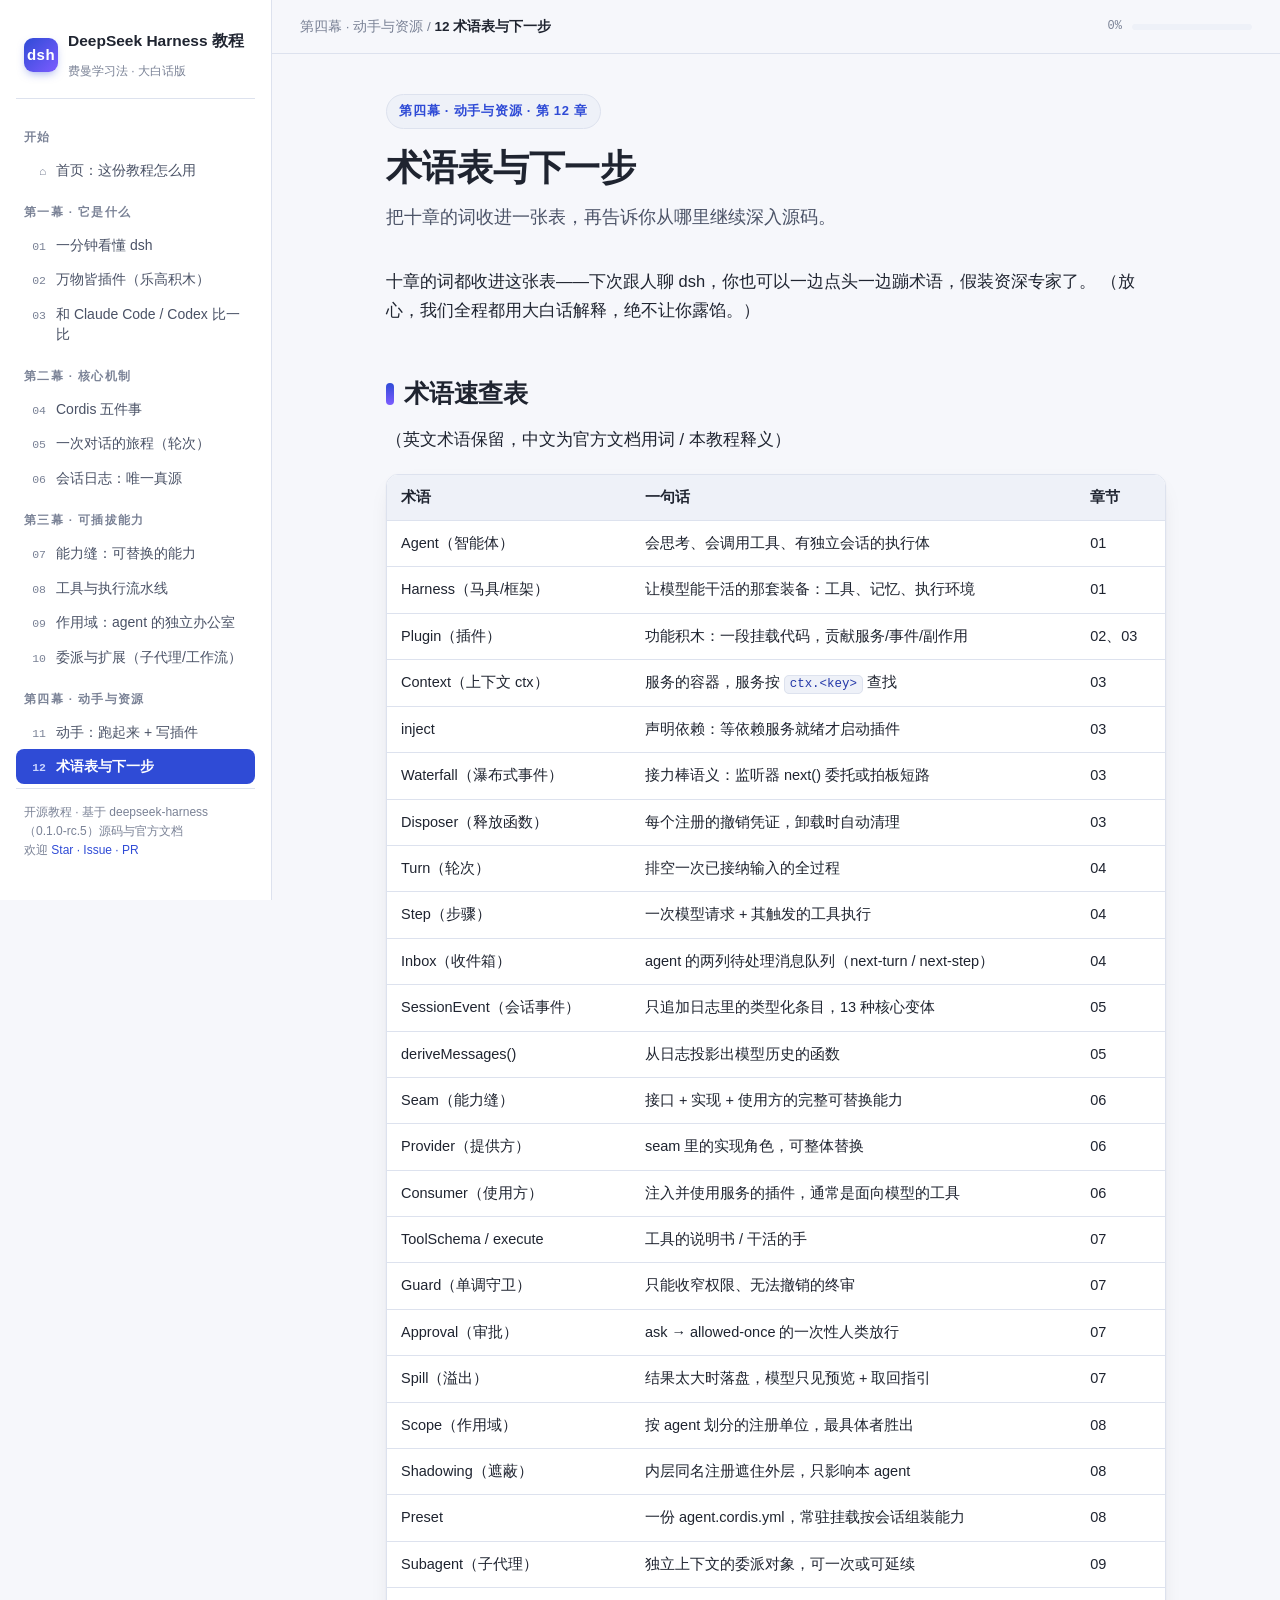
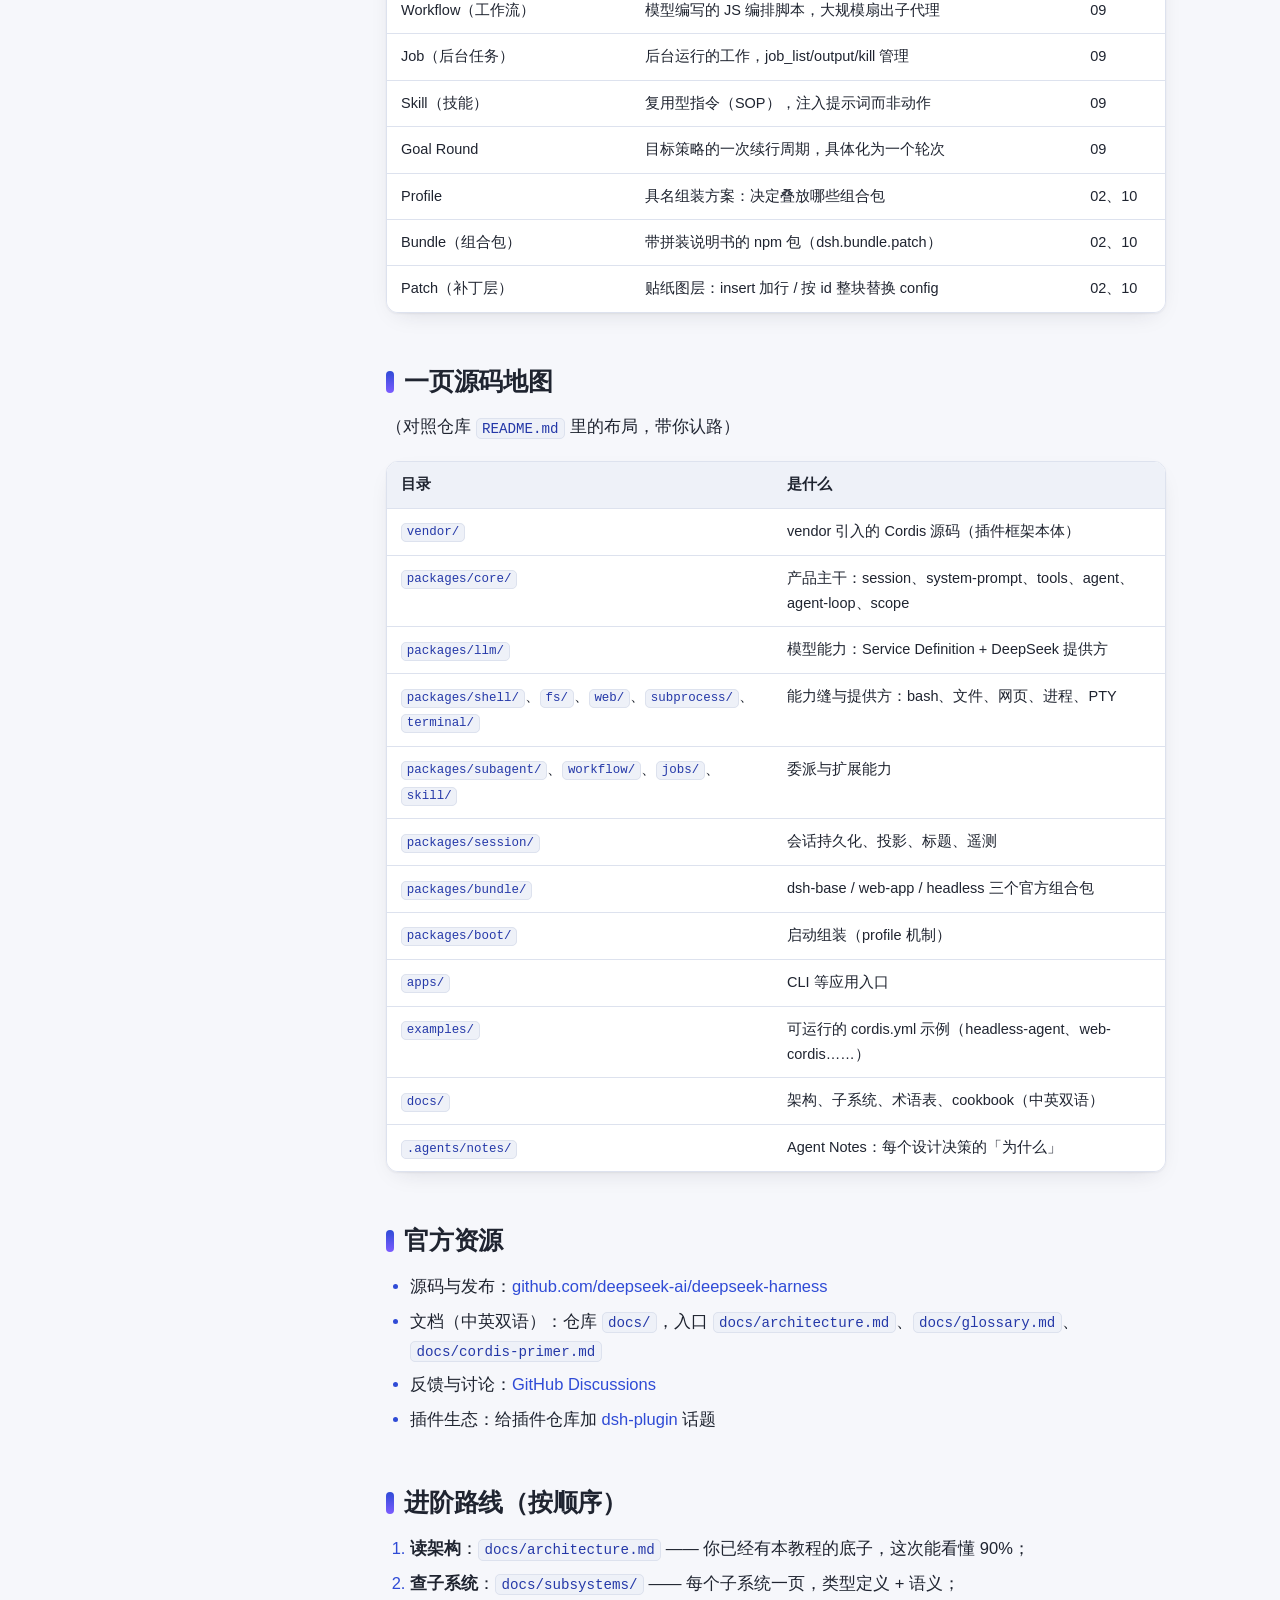
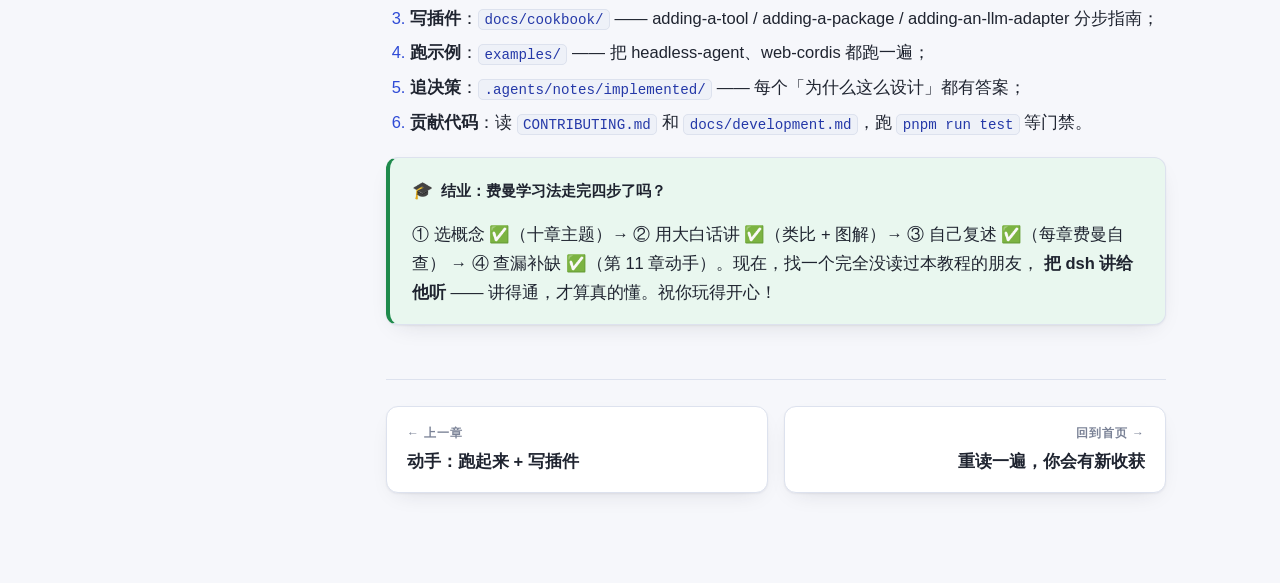
<file: chapters/12-next.html>
<!DOCTYPE html>
<html lang="zh-CN">
<head>
<meta charset="UTF-8">
<meta name="viewport" content="width=device-width, initial-scale=1.0">
<meta name="description" content="术语表与下一步：DeepSeek Harness 官方术语速查、源码地图与进阶路线。">
<title>12 术语表与下一步 · DeepSeek Harness 通俗教程</title>
<link rel="icon" href="../assets/img/favicon.svg">
<link rel="stylesheet" href="../assets/css/style.css">
</head>
<body>

<div class="layout">

  <aside class="sidebar" id="sidebar">
    <a class="brand" href="../index.html">
      <span class="logo">dsh</span>
      <span>
        <span class="title">DeepSeek Harness 教程</span><br>
        <span class="subtitle">费曼学习法 · 大白话版</span>
      </span>
    </a>
            <nav class="nav">
      <div class="nav-label">开始</div>
      <a class="nav-link" href="../index.html"><span class="no">⌂</span><span>首页：这份教程怎么用</span></a>
      <div class="nav-label">第一幕 · 它是什么</div>
      <a class="nav-link" href="01-what-is-dsh.html"><span class="no">01</span><span>一分钟看懂 dsh</span></a>
      <a class="nav-link" href="02-plugins.html"><span class="no">02</span><span>万物皆插件（乐高积木）</span></a>
      <a class="nav-link" href="03-vs-claude-codex.html"><span class="no">03</span><span>和 Claude Code / Codex 比一比</span></a>
      <div class="nav-label">第二幕 · 核心机制</div>
      <a class="nav-link" href="04-cordis-five.html"><span class="no">04</span><span>Cordis 五件事</span></a>
      <a class="nav-link" href="05-turn.html"><span class="no">05</span><span>一次对话的旅程（轮次）</span></a>
      <a class="nav-link" href="06-session-log.html"><span class="no">06</span><span>会话日志：唯一真源</span></a>
      <div class="nav-label">第三幕 · 可插拔能力</div>
      <a class="nav-link" href="07-seam.html"><span class="no">07</span><span>能力缝：可替换的能力</span></a>
      <a class="nav-link" href="08-tools.html"><span class="no">08</span><span>工具与执行流水线</span></a>
      <a class="nav-link" href="09-scope.html"><span class="no">09</span><span>作用域：agent 的独立办公室</span></a>
      <a class="nav-link" href="10-delegation.html"><span class="no">10</span><span>委派与扩展（子代理/工作流）</span></a>
      <div class="nav-label">第四幕 · 动手与资源</div>
      <a class="nav-link" href="11-hands-on.html"><span class="no">11</span><span>动手：跑起来 + 写插件</span></a>
      <a class="nav-link active" href="12-next.html"><span class="no">12</span><span>术语表与下一步</span></a>
    </nav>
    <div class="side-foot">
      开源教程 · 基于 deepseek-harness（0.1.0-rc.5）源码与官方文档<br>
      欢迎 <a href="https://github.com/Hubert-hwk/dsh-for-humans">Star · Issue · PR</a>
    </div>
  </aside>

  <div class="main">
    <header class="topbar">
      <button class="menu-btn" id="menuBtn" aria-label="打开导航">☰</button>
            <div class="crumbs">第四幕 · 动手与资源 / <b>12 术语表与下一步</b></div>
      <div class="progress"><span id="progressText">0%</span><span class="bar"><i id="progressBar"></i></span></div>
    </header>

    <article class="content">

      <div class="ch-head">
        <div class="kicker">第四幕 · 动手与资源 · 第 12 章</div>
        <h1>术语表与下一步</h1>
        <p class="lede">把十章的词收进一张表，再告诉你从哪里继续深入源码。</p>
      </div>


            <p>
        十章的词都收进这张表——下次跟人聊 dsh，你也可以一边点头一边蹦术语，假装资深专家了。
        （放心，我们全程都用大白话解释，绝不让你露馅。）
      </p>
      <h2>术语速查表</h2>
      <p>（英文术语保留，中文为官方文档用词 / 本教程释义）</p>
      <div class="table-wrap">
        <table>
          <thead><tr><th>术语</th><th>一句话</th><th>章节</th></tr></thead>
          <tbody>
            <tr><td>Agent（智能体）</td><td>会思考、会调用工具、有独立会话的执行体</td><td>01</td></tr>
            <tr><td>Harness（马具/框架）</td><td>让模型能干活的那套装备：工具、记忆、执行环境</td><td>01</td></tr>
            <tr><td>Plugin（插件）</td><td>功能积木：一段挂载代码，贡献服务/事件/副作用</td><td>02、03</td></tr>
            <tr><td>Context（上下文 ctx）</td><td>服务的容器，服务按 <code>ctx.&lt;key&gt;</code> 查找</td><td>03</td></tr>
            <tr><td>inject</td><td>声明依赖：等依赖服务就绪才启动插件</td><td>03</td></tr>
            <tr><td>Waterfall（瀑布式事件）</td><td>接力棒语义：监听器 next() 委托或拍板短路</td><td>03</td></tr>
            <tr><td>Disposer（释放函数）</td><td>每个注册的撤销凭证，卸载时自动清理</td><td>03</td></tr>
            <tr><td>Turn（轮次）</td><td>排空一次已接纳输入的全过程</td><td>04</td></tr>
            <tr><td>Step（步骤）</td><td>一次模型请求 + 其触发的工具执行</td><td>04</td></tr>
            <tr><td>Inbox（收件箱）</td><td>agent 的两列待处理消息队列（next-turn / next-step）</td><td>04</td></tr>
            <tr><td>SessionEvent（会话事件）</td><td>只追加日志里的类型化条目，13 种核心变体</td><td>05</td></tr>
            <tr><td>deriveMessages()</td><td>从日志投影出模型历史的函数</td><td>05</td></tr>
            <tr><td>Seam（能力缝）</td><td>接口 + 实现 + 使用方的完整可替换能力</td><td>06</td></tr>
            <tr><td>Provider（提供方）</td><td>seam 里的实现角色，可整体替换</td><td>06</td></tr>
            <tr><td>Consumer（使用方）</td><td>注入并使用服务的插件，通常是面向模型的工具</td><td>06</td></tr>
            <tr><td>ToolSchema / execute</td><td>工具的说明书 / 干活的手</td><td>07</td></tr>
            <tr><td>Guard（单调守卫）</td><td>只能收窄权限、无法撤销的终审</td><td>07</td></tr>
            <tr><td>Approval（审批）</td><td>ask → allowed-once 的一次性人类放行</td><td>07</td></tr>
            <tr><td>Spill（溢出）</td><td>结果太大时落盘，模型只见预览 + 取回指引</td><td>07</td></tr>
            <tr><td>Scope（作用域）</td><td>按 agent 划分的注册单位，最具体者胜出</td><td>08</td></tr>
            <tr><td>Shadowing（遮蔽）</td><td>内层同名注册遮住外层，只影响本 agent</td><td>08</td></tr>
            <tr><td>Preset</td><td>一份 agent.cordis.yml，常驻挂载按会话组装能力</td><td>08</td></tr>
            <tr><td>Subagent（子代理）</td><td>独立上下文的委派对象，可一次或可延续</td><td>09</td></tr>
            <tr><td>Workflow（工作流）</td><td>模型编写的 JS 编排脚本，大规模扇出子代理</td><td>09</td></tr>
            <tr><td>Job（后台任务）</td><td>后台运行的工作，job_list/output/kill 管理</td><td>09</td></tr>
            <tr><td>Skill（技能）</td><td>复用型指令（SOP），注入提示词而非动作</td><td>09</td></tr>
            <tr><td>Goal Round</td><td>目标策略的一次续行周期，具体化为一个轮次</td><td>09</td></tr>
            <tr><td>Profile</td><td>具名组装方案：决定叠放哪些组合包</td><td>02、10</td></tr>
            <tr><td>Bundle（组合包）</td><td>带拼装说明书的 npm 包（dsh.bundle.patch）</td><td>02、10</td></tr>
            <tr><td>Patch（补丁层）</td><td>贴纸图层：insert 加行 / 按 id 整块替换 config</td><td>02、10</td></tr>
          </tbody>
        </table>
      </div>

      <h2>一页源码地图</h2>
      <p>（对照仓库 <code>README.md</code> 里的布局，带你认路）</p>
      <div class="table-wrap">
        <table>
          <thead><tr><th>目录</th><th>是什么</th></tr></thead>
          <tbody>
            <tr><td><code>vendor/</code></td><td>vendor 引入的 Cordis 源码（插件框架本体）</td></tr>
            <tr><td><code>packages/core/</code></td><td>产品主干：session、system-prompt、tools、agent、agent-loop、scope</td></tr>
            <tr><td><code>packages/llm/</code></td><td>模型能力：Service Definition + DeepSeek 提供方</td></tr>
            <tr><td><code>packages/shell/</code>、<code>fs/</code>、<code>web/</code>、<code>subprocess/</code>、<code>terminal/</code></td><td>能力缝与提供方：bash、文件、网页、进程、PTY</td></tr>
            <tr><td><code>packages/subagent/</code>、<code>workflow/</code>、<code>jobs/</code>、<code>skill/</code></td><td>委派与扩展能力</td></tr>
            <tr><td><code>packages/session/</code></td><td>会话持久化、投影、标题、遥测</td></tr>
            <tr><td><code>packages/bundle/</code></td><td>dsh-base / web-app / headless 三个官方组合包</td></tr>
            <tr><td><code>packages/boot/</code></td><td>启动组装（profile 机制）</td></tr>
            <tr><td><code>apps/</code></td><td>CLI 等应用入口</td></tr>
            <tr><td><code>examples/</code></td><td>可运行的 cordis.yml 示例（headless-agent、web-cordis……）</td></tr>
            <tr><td><code>docs/</code></td><td>架构、子系统、术语表、cookbook（中英双语）</td></tr>
            <tr><td><code>.agents/notes/</code></td><td>Agent Notes：每个设计决策的「为什么」</td></tr>
          </tbody>
        </table>
      </div>

      <h2>官方资源</h2>
      <ul>
        <li>源码与发布：<a href="https://github.com/deepseek-ai/deepseek-harness">github.com/deepseek-ai/deepseek-harness</a></li>
        <li>文档（中英双语）：仓库 <code>docs/</code>，入口 <code>docs/architecture.md</code>、<code>docs/glossary.md</code>、<code>docs/cordis-primer.md</code></li>
        <li>反馈与讨论：<a href="https://github.com/deepseek-ai/deepseek-harness/discussions">GitHub Discussions</a></li>
        <li>插件生态：给插件仓库加 <a href="https://github.com/topics/dsh-plugin">dsh-plugin</a> 话题</li>
      </ul>

      <h2>进阶路线（按顺序）</h2>
      <ol>
        <li><b>读架构</b>：<code>docs/architecture.md</code> —— 你已经有本教程的底子，这次能看懂 90%；</li>
        <li><b>查子系统</b>：<code>docs/subsystems/</code> —— 每个子系统一页，类型定义 + 语义；</li>
        <li><b>写插件</b>：<code>docs/cookbook/</code> —— adding-a-tool / adding-a-package / adding-an-llm-adapter 分步指南；</li>
        <li><b>跑示例</b>：<code>examples/</code> —— 把 headless-agent、web-cordis 都跑一遍；</li>
        <li><b>追决策</b>：<code>.agents/notes/implemented/</code> —— 每个「为什么这么设计」都有答案；</li>
        <li><b>贡献代码</b>：读 <code>CONTRIBUTING.md</code> 和 <code>docs/development.md</code>，跑 <code>pnpm run test</code> 等门禁。</li>
      </ol>

      <div class="card checkbox">
        <div class="card-title"><span class="ic">🎓</span>结业：费曼学习法走完四步了吗？</div>
        <p style="margin-bottom:0">
          ① 选概念 ✅（十章主题）→ ② 用大白话讲 ✅（类比 + 图解）→ ③ 自己复述 ✅（每章费曼自查）
          → ④ 查漏补缺 ✅（第 11 章动手）。现在，找一个完全没读过本教程的朋友，
          <b>把 dsh 讲给他听</b> —— 讲得通，才算真的懂。祝你玩得开心！
        </p>
      </div>

      <nav class="ch-nav">
        <a href="11-hands-on.html"><div class="dir">← 上一章</div><div class="ttl">动手：跑起来 + 写插件</div></a>
        <a class="next" href="../index.html"><div class="dir">回到首页 →</div><div class="ttl">重读一遍，你会有新收获</div></a>
      </nav>

    </article>
  </div>
</div>

<script src="../assets/js/main.js"></script>
</body>
</html>
</file>
<file: assets/css/style.css>
/* ============================================================
   DeepSeek Harness 费曼教程 · 站点样式
   纯本地资源，无外部 CDN，可直接 file:// 打开
   ============================================================ */

:root {
  --bg: #f6f7fb;
  --surface: #ffffff;
  --surface-2: #eef1f8;
  --ink: #1f2430;
  --ink-soft: #4a5266;
  --ink-faint: #7a8296;
  --line: #dde2ee;
  --line-strong: #c6cddd;
  --brand: #2f4bd6;
  --brand-deep: #2438a8;
  --brand-ink: #1c2c8a;
  --accent: #e8590c;
  --accent-soft: #fdf0e6;
  --ok: #1f8a4c;
  --ok-soft: #e9f7ef;
  --note: #0e7490;
  --note-soft: #e5f6fa;
  --warn: #b45309;
  --warn-soft: #fdf3e0;
  --code-bg: #232a3b;
  --code-ink: #dce4f3;
  --radius: 12px;
  --radius-sm: 8px;
  --shadow: 0 1px 2px rgba(31, 36, 48, .06), 0 8px 24px -12px rgba(31, 36, 48, .18);
  --shadow-lg: 0 2px 4px rgba(31, 36, 48, .08), 0 18px 40px -16px rgba(31, 36, 48, .28);
  --sidebar-w: 272px;
  --font: -apple-system, BlinkMacSystemFont, "Segoe UI", "PingFang SC",
    "Hiragino Sans GB", "Microsoft YaHei", "Noto Sans SC", sans-serif;
  --mono: ui-monospace, SFMono-Regular, "SF Mono", Menlo, Consolas,
    "Liberation Mono", monospace;
}

* { box-sizing: border-box; }

html { scroll-behavior: smooth; }

body {
  margin: 0;
  font-family: var(--font);
  font-size: 16.5px;
  line-height: 1.75;
  color: var(--ink);
  background: var(--bg);
  -webkit-font-smoothing: antialiased;
  text-rendering: optimizeLegibility;
}

/* ---------- 布局骨架 ---------- */

.layout {
  display: grid;
  grid-template-columns: var(--sidebar-w) minmax(0, 1fr);
  min-height: 100vh;
}

/* ---------- 侧边栏 ---------- */

.sidebar {
  position: sticky;
  top: 0;
  height: 100vh;
  overflow-y: auto;
  background: var(--surface);
  border-right: 1px solid var(--line);
  padding: 22px 16px 40px;
  display: flex;
  flex-direction: column;
  gap: 4px;
}

.sidebar .brand {
  display: flex;
  align-items: center;
  gap: 10px;
  text-decoration: none;
  color: var(--ink);
  padding: 4px 8px 14px;
  border-bottom: 1px solid var(--line);
  margin-bottom: 10px;
}

.brand .logo {
  width: 34px;
  height: 34px;
  flex: none;
  border-radius: 9px;
  background: linear-gradient(135deg, var(--brand), #7c5cff);
  display: grid;
  place-items: center;
  color: #fff;
  font-weight: 800;
  font-size: 15px;
  letter-spacing: .5px;
  box-shadow: 0 4px 10px -3px rgba(47, 75, 214, .5);
}

.brand .title { font-weight: 700; font-size: 15.5px; line-height: 1.3; }
.brand .subtitle { font-size: 12px; color: var(--ink-faint); font-weight: 500; }

.nav-label {
  font-size: 11.5px;
  font-weight: 700;
  letter-spacing: .12em;
  color: var(--ink-faint);
  text-transform: uppercase;
  padding: 14px 8px 6px;
}

.nav a.nav-link {
  display: flex;
  gap: 10px;
  align-items: baseline;
  padding: 7px 8px;
  border-radius: var(--radius-sm);
  color: var(--ink-soft);
  text-decoration: none;
  font-size: 14px;
  line-height: 1.45;
  transition: background .12s ease, color .12s ease;
}

.nav a.nav-link:hover { background: var(--surface-2); color: var(--ink); }

.nav a.nav-link .no {
  font-family: var(--mono);
  font-size: 11.5px;
  color: var(--ink-faint);
  flex: none;
  width: 22px;
  text-align: right;
}

.nav a.nav-link.active {
  background: var(--brand);
  color: #fff;
  font-weight: 600;
}

.nav a.nav-link.active .no { color: #c9d4ff; }

.sidebar .side-foot {
  margin-top: auto;
  padding: 14px 8px 0;
  border-top: 1px solid var(--line);
  font-size: 12px;
  color: var(--ink-faint);
  line-height: 1.6;
}

/* ---------- 主内容 ---------- */

.main { min-width: 0; }

.topbar {
  position: sticky;
  top: 0;
  z-index: 30;
  display: flex;
  align-items: center;
  gap: 14px;
  height: 54px;
  padding: 0 28px;
  background: rgba(246, 247, 251, .86);
  backdrop-filter: blur(8px);
  border-bottom: 1px solid var(--line);
}

.topbar .menu-btn {
  display: none;
  border: 1px solid var(--line-strong);
  background: var(--surface);
  border-radius: 8px;
  width: 36px;
  height: 36px;
  font-size: 18px;
  cursor: pointer;
  color: var(--ink);
}

.topbar .crumbs { font-size: 13.5px; color: var(--ink-faint); }
.topbar .crumbs b { color: var(--ink); font-weight: 600; }

.progress {
  margin-left: auto;
  display: flex;
  align-items: center;
  gap: 10px;
  font-size: 12px;
  color: var(--ink-faint);
  font-family: var(--mono);
}

.progress .bar {
  width: 120px;
  height: 6px;
  border-radius: 3px;
  background: var(--surface-2);
  overflow: hidden;
}

.progress .bar i {
  display: block;
  height: 100%;
  width: 0;
  background: linear-gradient(90deg, var(--brand), #7c5cff);
  border-radius: 3px;
  transition: width .3s ease;
}

article.content {
  max-width: 860px;
  margin: 0 auto;
  padding: 40px 40px 90px;
}

/* ---------- 章节头部 ---------- */

.ch-head { margin-bottom: 34px; }

.ch-head .kicker {
  display: inline-flex;
  align-items: center;
  gap: 8px;
  font-size: 13px;
  font-weight: 700;
  letter-spacing: .06em;
  color: var(--brand);
  background: var(--surface-2);
  border: 1px solid var(--line);
  padding: 5px 12px;
  border-radius: 999px;
  margin-bottom: 16px;
}

.ch-head h1 {
  font-size: 36px;
  line-height: 1.25;
  margin: 0 0 12px;
  letter-spacing: -.01em;
}

.ch-head .lede {
  font-size: 18px;
  color: var(--ink-soft);
  margin: 0;
  max-width: 640px;
}

/* ---------- 正文排版 ---------- */

h2 {
  font-size: 25px;
  margin: 44px 0 14px;
  padding-top: 8px;
  letter-spacing: -.01em;
  line-height: 1.35;
}

h2::before {
  content: "";
  display: inline-block;
  width: 8px;
  height: 22px;
  border-radius: 4px;
  background: linear-gradient(180deg, var(--brand), #7c5cff);
  margin-right: 10px;
  vertical-align: -3px;
}

h3 { font-size: 19.5px; margin: 32px 0 10px; line-height: 1.4; }

p { margin: 14px 0; }

a { color: var(--brand); text-decoration: none; }
a:hover { text-decoration: underline; }

strong { color: var(--ink); font-weight: 650; }

ul, ol { padding-left: 24px; margin: 14px 0; }
li { margin: 6px 0; }
li::marker { color: var(--brand); }

hr { border: 0; border-top: 1px solid var(--line); margin: 36px 0; }

/* 行内代码 */
code {
  font-family: var(--mono);
  font-size: .86em;
  background: var(--surface-2);
  border: 1px solid var(--line);
  border-radius: 5px;
  padding: .12em .38em;
  color: var(--brand-deep);
}

/* 术语 */
.term {
  font-family: var(--mono);
  font-size: .9em;
  color: var(--brand-deep);
  font-weight: 600;
  white-space: nowrap;
}

/* ---------- 卡片 ---------- */

.card {
  background: var(--surface);
  border: 1px solid var(--line);
  border-radius: var(--radius);
  padding: 18px 22px;
  margin: 20px 0;
  box-shadow: var(--shadow);
}

.card.analogy { border-left: 4px solid var(--accent); background: var(--accent-soft); }
.card.termbox { border-left: 4px solid var(--brand); background: #f1f4ff; }
.card.notebox { border-left: 4px solid var(--note); background: var(--note-soft); }
.card.warnbox { border-left: 4px solid var(--warn); background: var(--warn-soft); }
.card.checkbox { border-left: 4px solid var(--ok); background: var(--ok-soft); }

.card .card-title {
  font-weight: 700;
  font-size: 15px;
  margin: 0 0 8px;
  display: flex;
  align-items: center;
  gap: 8px;
}

.card .card-title .ic { font-size: 17px; }

/* 一句话讲清楚 */
.oneliner {
  font-size: 19px;
  font-weight: 650;
  color: var(--brand-deep);
  background: linear-gradient(135deg, #eef1ff, #f7f4ff);
  border: 1px solid #dbe2ff;
  border-radius: var(--radius);
  padding: 16px 20px;
  margin: 22px 0;
  line-height: 1.6;
}

/* ---------- 图 ---------- */

figure.fig {
  margin: 26px 0;
  background: var(--surface);
  border: 1px solid var(--line);
  border-radius: var(--radius);
  box-shadow: var(--shadow);
  padding: 20px;
}

figure.fig svg, figure.fig img { display: block; width: 100%; height: auto; }

figure.fig figcaption {
  margin-top: 12px;
  font-size: 13.5px;
  color: var(--ink-faint);
  text-align: center;
  line-height: 1.6;
}

figure.fig figcaption b { color: var(--ink-soft); }

/* ---------- 代码块 ---------- */

.codeblock {
  position: relative;
  margin: 20px 0;
  border-radius: var(--radius);
  overflow: hidden;
  box-shadow: var(--shadow);
  background: var(--code-bg);
}

.codeblock .cb-head {
  display: flex;
  align-items: center;
  gap: 8px;
  padding: 8px 14px;
  background: rgba(255, 255, 255, .05);
  border-bottom: 1px solid rgba(255, 255, 255, .09);
}

.codeblock .cb-lang {
  font-family: var(--mono);
  font-size: 11.5px;
  letter-spacing: .08em;
  color: #93a3c4;
  text-transform: uppercase;
}

.codeblock .cb-dot { width: 9px; height: 9px; border-radius: 50%; background: #ff5f57; }
.codeblock .cb-dot:nth-child(2) { background: #febc2e; }
.codeblock .cb-dot:nth-child(3) { background: #28c840; }

.codeblock .cb-copy {
  margin-left: auto;
  font-size: 12px;
  color: #b9c6e4;
  background: rgba(255, 255, 255, .08);
  border: 1px solid rgba(255, 255, 255, .14);
  border-radius: 6px;
  padding: 3px 10px;
  cursor: pointer;
  font-family: var(--font);
  transition: background .12s ease;
}

.codeblock .cb-copy:hover { background: rgba(255, 255, 255, .16); color: #fff; }
.codeblock .cb-copy.copied { background: #1f8a4c; color: #fff; border-color: #1f8a4c; }

.codeblock pre {
  margin: 0;
  padding: 16px 18px;
  overflow-x: auto;
  font-family: var(--mono);
  font-size: 13.5px;
  line-height: 1.65;
  color: var(--code-ink);
}

.codeblock code { background: none; border: 0; padding: 0; color: inherit; font-size: inherit; }

/* 轻量语法着色 */
.tok-k { color: #ff9ec7; }        /* 关键字 */
.tok-s { color: #a5e3a5; }        /* 字符串 */
.tok-c { color: #8a97b8; font-style: italic; } /* 注释 */
.tok-n { color: #ffd479; }        /* 数字 */
.tok-f { color: #82c8ff; }        /* 函数/方法 */
.tok-p { color: #c9d1e6; }        /* 属性/路径 */

/* ---------- 表格 ---------- */

.table-wrap { overflow-x: auto; margin: 20px 0; box-shadow: var(--shadow); border-radius: var(--radius); border: 1px solid var(--line); }

table {
  width: 100%;
  border-collapse: collapse;
  font-size: 14.5px;
  background: var(--surface);
}

th, td {
  text-align: left;
  padding: 10px 14px;
  border-bottom: 1px solid var(--line);
  vertical-align: top;
}

th {
  background: var(--surface-2);
  font-weight: 650;
  color: var(--ink);
  white-space: nowrap;
}

tr:last-child td { border-bottom: 0; }

tbody tr:hover { background: #fafbfe; }

/* ---------- 费曼自查 ---------- */

.quiz-item {
  border: 1px solid var(--line);
  border-radius: var(--radius);
  background: var(--surface);
  margin: 14px 0;
  box-shadow: var(--shadow);
  overflow: hidden;
}

.quiz-item .q {
  display: flex;
  gap: 12px;
  align-items: flex-start;
  padding: 14px 18px;
  font-weight: 600;
  cursor: pointer;
  user-select: none;
}

.quiz-item .q .qn {
  flex: none;
  width: 26px;
  height: 26px;
  border-radius: 8px;
  background: var(--ok);
  color: #fff;
  display: grid;
  place-items: center;
  font-family: var(--mono);
  font-size: 13px;
  font-weight: 700;
  margin-top: 2px;
}

.quiz-item .q .q-arrow {
  margin-left: auto;
  color: var(--ink-faint);
  transition: transform .15s ease;
  font-size: 13px;
}

.quiz-item.open .q .q-arrow { transform: rotate(90deg); }

.quiz-item .a {
  display: none;
  padding: 4px 18px 16px 56px;
  border-top: 1px dashed var(--line);
  color: var(--ink-soft);
  font-size: 15px;
}

.quiz-item.open .a { display: block; }

/* ---------- 章末导航 ---------- */

.ch-nav {
  display: grid;
  grid-template-columns: 1fr 1fr;
  gap: 16px;
  margin-top: 54px;
  padding-top: 26px;
  border-top: 1px solid var(--line);
}

.ch-nav a {
  display: block;
  background: var(--surface);
  border: 1px solid var(--line);
  border-radius: var(--radius);
  padding: 16px 20px;
  box-shadow: var(--shadow);
  text-decoration: none;
  color: var(--ink);
  transition: transform .12s ease, box-shadow .12s ease, border-color .12s ease;
}

.ch-nav a:hover {
  transform: translateY(-2px);
  box-shadow: var(--shadow-lg);
  border-color: var(--brand);
  text-decoration: none;
}

.ch-nav a.next { text-align: right; }
.ch-nav .dir { font-size: 12px; color: var(--ink-faint); font-weight: 700; letter-spacing: .08em; }
.ch-nav .ttl { font-weight: 650; margin-top: 3px; }
.ch-nav a:hover .ttl { color: var(--brand); }

/* ---------- 首页 ---------- */

.hero {
  text-align: center;
  padding: 60px 24px 30px;
}

.hero .logo-big {
  width: 76px;
  height: 76px;
  margin: 0 auto 22px;
  border-radius: 20px;
  background: linear-gradient(135deg, var(--brand), #7c5cff);
  display: grid;
  place-items: center;
  color: #fff;
  font-size: 34px;
  font-weight: 800;
  box-shadow: 0 16px 40px -10px rgba(47, 75, 214, .55);
}

.hero h1 { font-size: 42px; margin: 0 0 14px; letter-spacing: -.02em; line-height: 1.2; }

.hero .lede {
  font-size: 19px;
  color: var(--ink-soft);
  max-width: 640px;
  margin: 0 auto;
  line-height: 1.7;
}

.hero .tags { margin-top: 22px; display: flex; gap: 10px; justify-content: center; flex-wrap: wrap; }

.tag {
  font-size: 13px;
  font-weight: 600;
  padding: 6px 14px;
  border-radius: 999px;
  border: 1px solid var(--line-strong);
  background: var(--surface);
  color: var(--ink-soft);
}

.tag.hot { border-color: #ffd0b8; background: var(--accent-soft); color: var(--accent); }

.method-strip {
  max-width: 760px;
  margin: 40px auto 10px;
  display: grid;
  grid-template-columns: repeat(4, 1fr);
  gap: 12px;
}

.method-strip .m {
  background: var(--surface);
  border: 1px solid var(--line);
  border-radius: var(--radius);
  padding: 14px;
  text-align: center;
  box-shadow: var(--shadow);
}

.method-strip .m .ic { font-size: 24px; }
.method-strip .m .t { font-weight: 700; font-size: 14px; margin-top: 6px; }
.method-strip .m .d { font-size: 12.5px; color: var(--ink-faint); margin-top: 2px; line-height: 1.5; }

.chapter-grid {
  max-width: 860px;
  margin: 34px auto 0;
  display: grid;
  grid-template-columns: 1fr 1fr;
  gap: 16px;
  padding: 0 24px 40px;
}

.chapter-card {
  display: block;
  background: var(--surface);
  border: 1px solid var(--line);
  border-radius: var(--radius);
  padding: 20px 22px;
  box-shadow: var(--shadow);
  text-decoration: none;
  color: var(--ink);
  transition: transform .12s ease, box-shadow .12s ease, border-color .12s ease;
}

.chapter-card:hover {
  transform: translateY(-3px);
  box-shadow: var(--shadow-lg);
  border-color: var(--brand);
  text-decoration: none;
}

.chapter-card .cno {
  font-family: var(--mono);
  font-size: 12.5px;
  font-weight: 700;
  color: var(--brand);
  letter-spacing: .08em;
}

.chapter-card h3 { margin: 8px 0 6px; font-size: 18px; }
.chapter-card p { margin: 0; font-size: 14px; color: var(--ink-soft); line-height: 1.6; }

/* ---------- 滚动偏移（锚点） ---------- */
[id] { scroll-margin-top: 70px; }

/* ---------- 移动端 ---------- */

@media (max-width: 980px) {
  .layout { grid-template-columns: 1fr; }
  .sidebar {
    position: fixed;
    left: 0;
    top: 0;
    z-index: 50;
    transform: translateX(-102%);
    transition: transform .22s ease;
    width: min(320px, 86vw);
    box-shadow: var(--shadow-lg);
  }
  .sidebar.open { transform: translateX(0); }
  .topbar .menu-btn { display: grid; place-items: center; }
  article.content { padding: 28px 20px 70px; }
  .hero h1 { font-size: 32px; }
  .method-strip { grid-template-columns: repeat(2, 1fr); }
  .chapter-grid { grid-template-columns: 1fr; padding: 0 16px 30px; }
  .ch-nav { grid-template-columns: 1fr; }
  .ch-nav a.next { text-align: left; }
  .topbar .progress .bar { width: 70px; }
}

@media (max-width: 560px) {
  .quiz-item .a { padding-left: 18px; }
  .method-strip { grid-template-columns: 1fr 1fr; }
}
</file>
